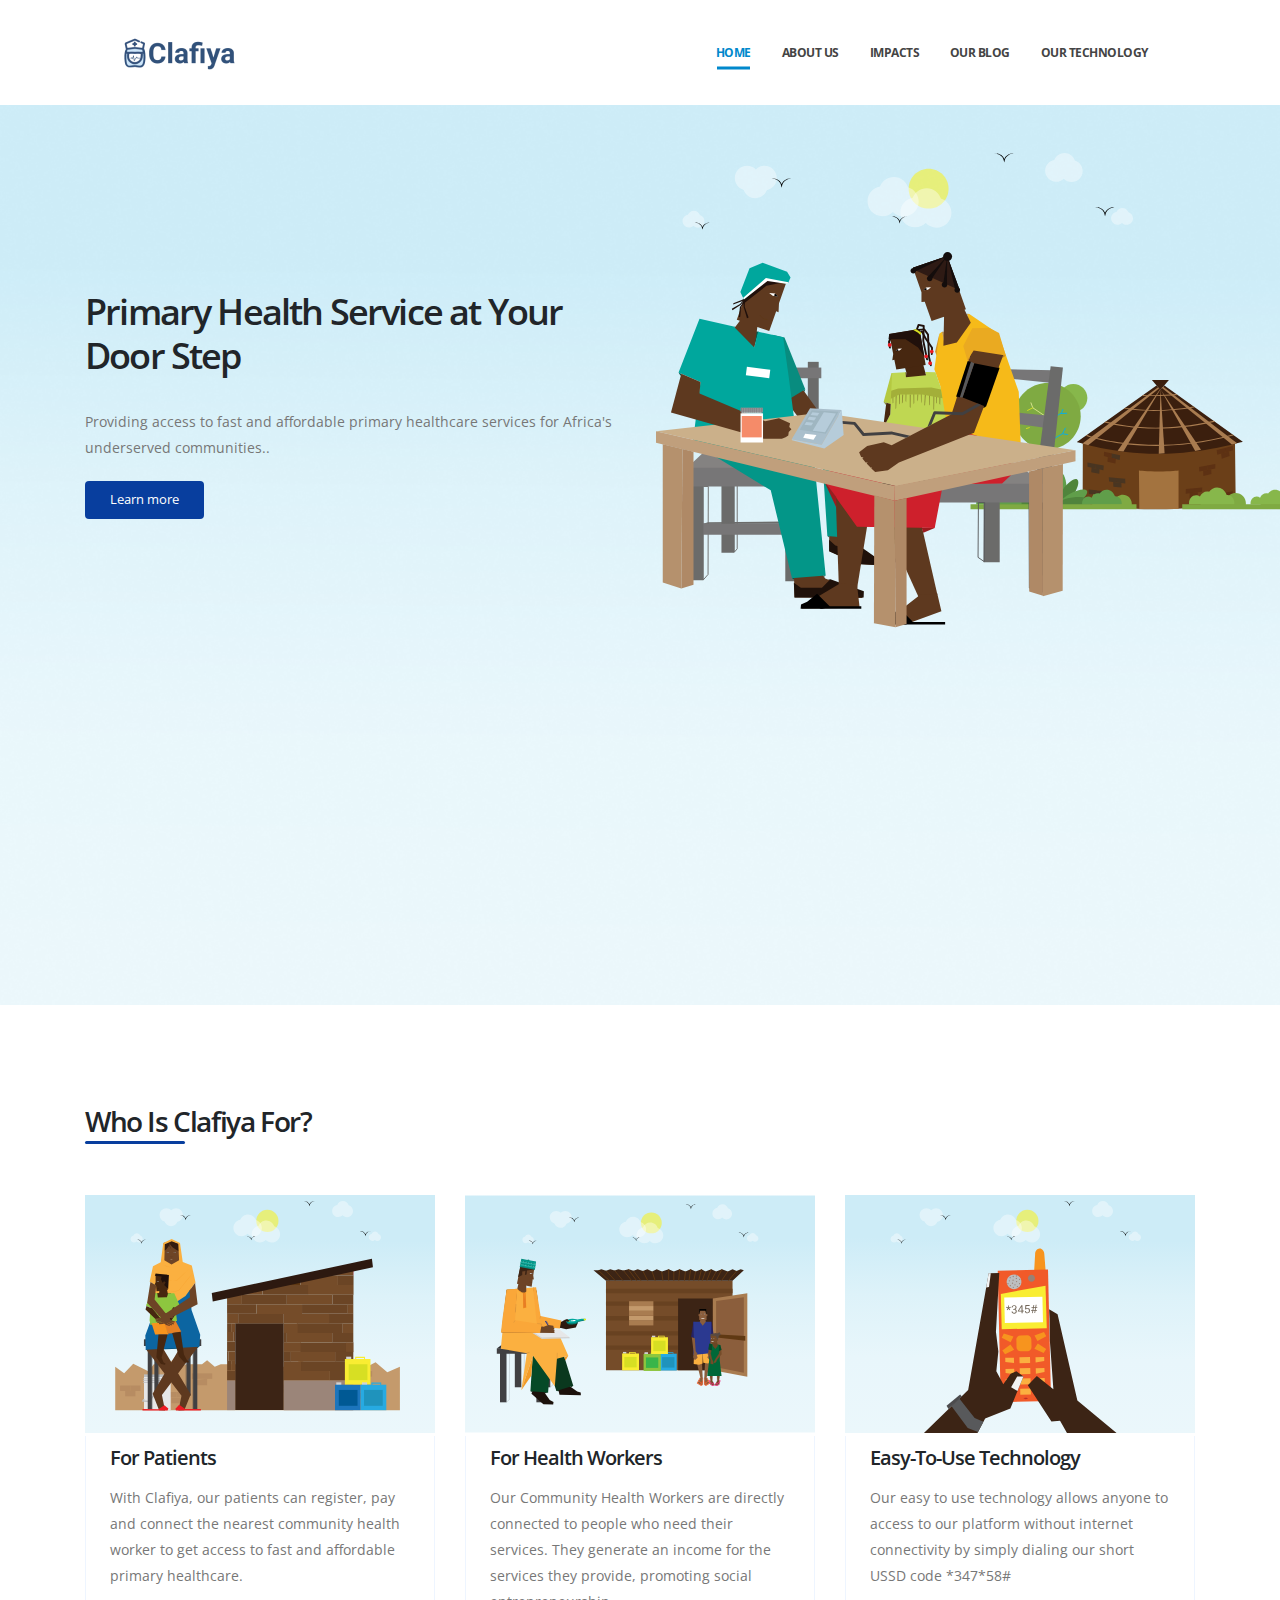
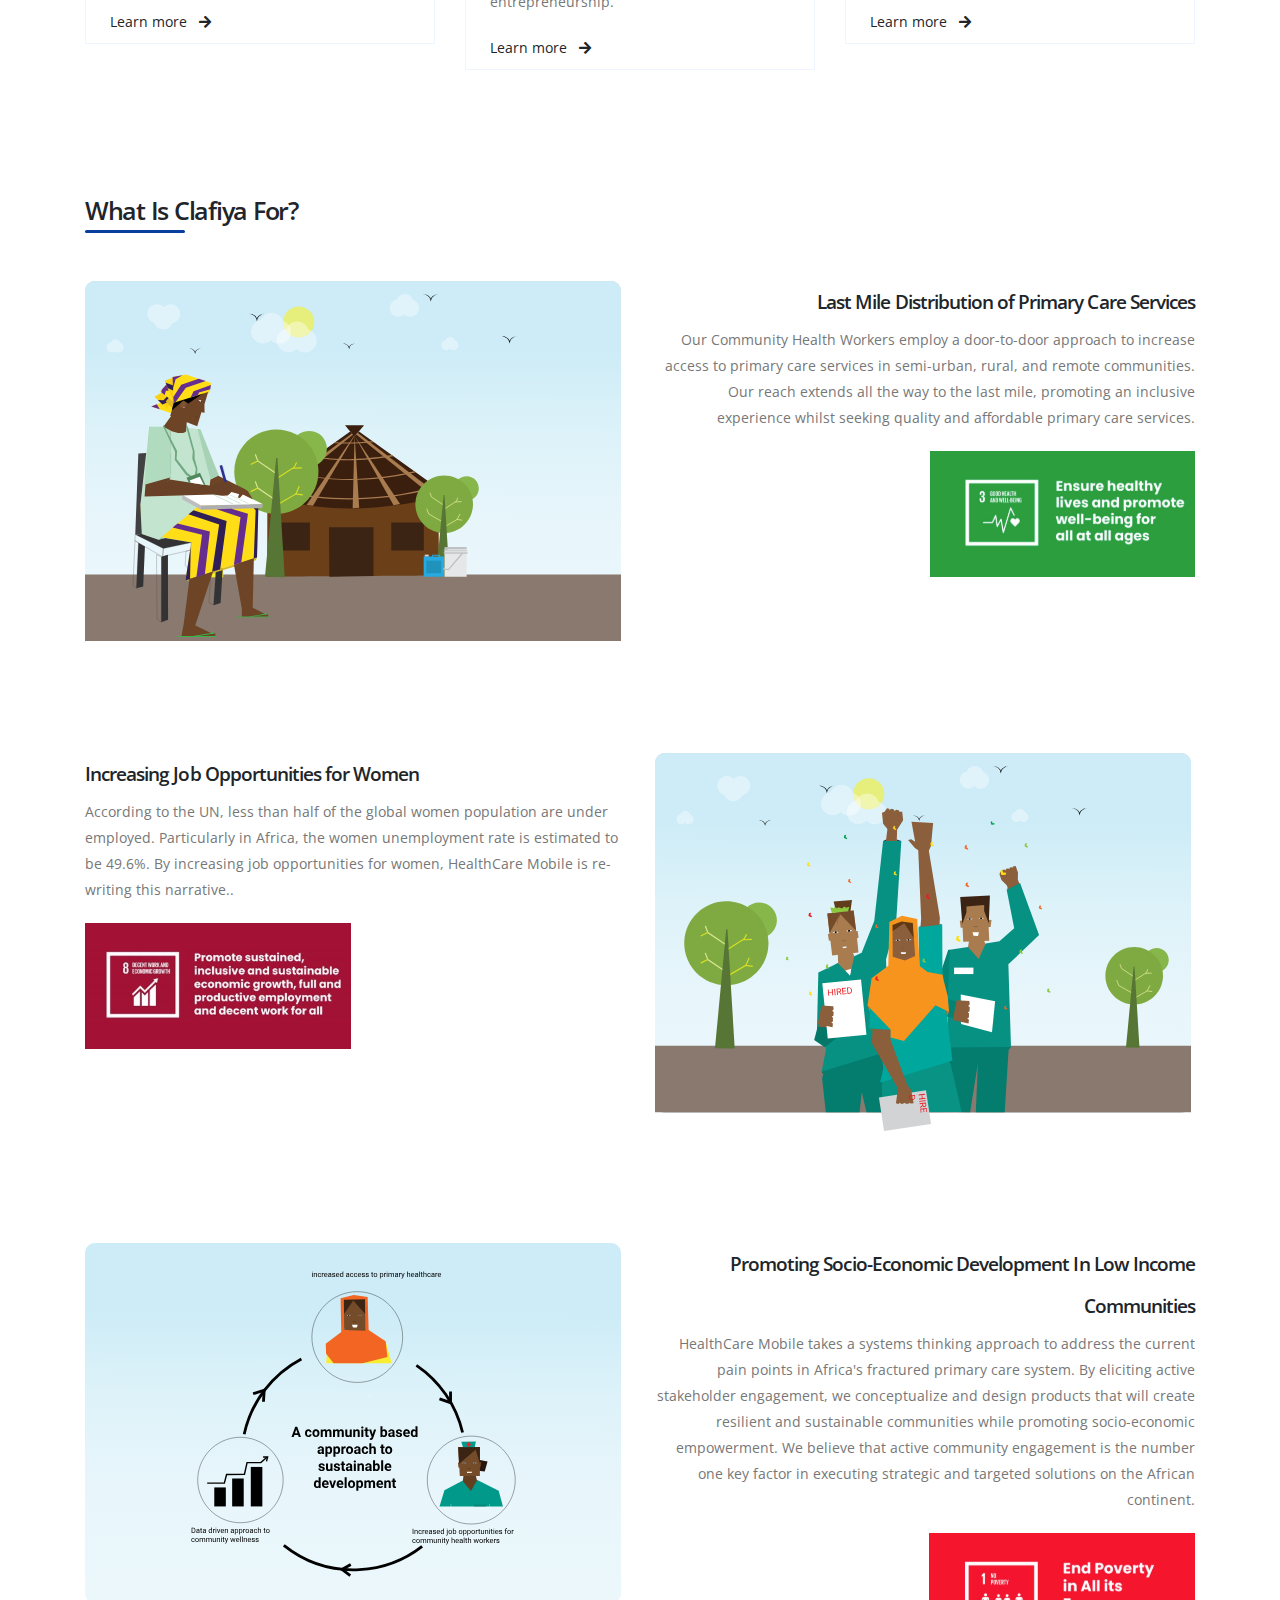
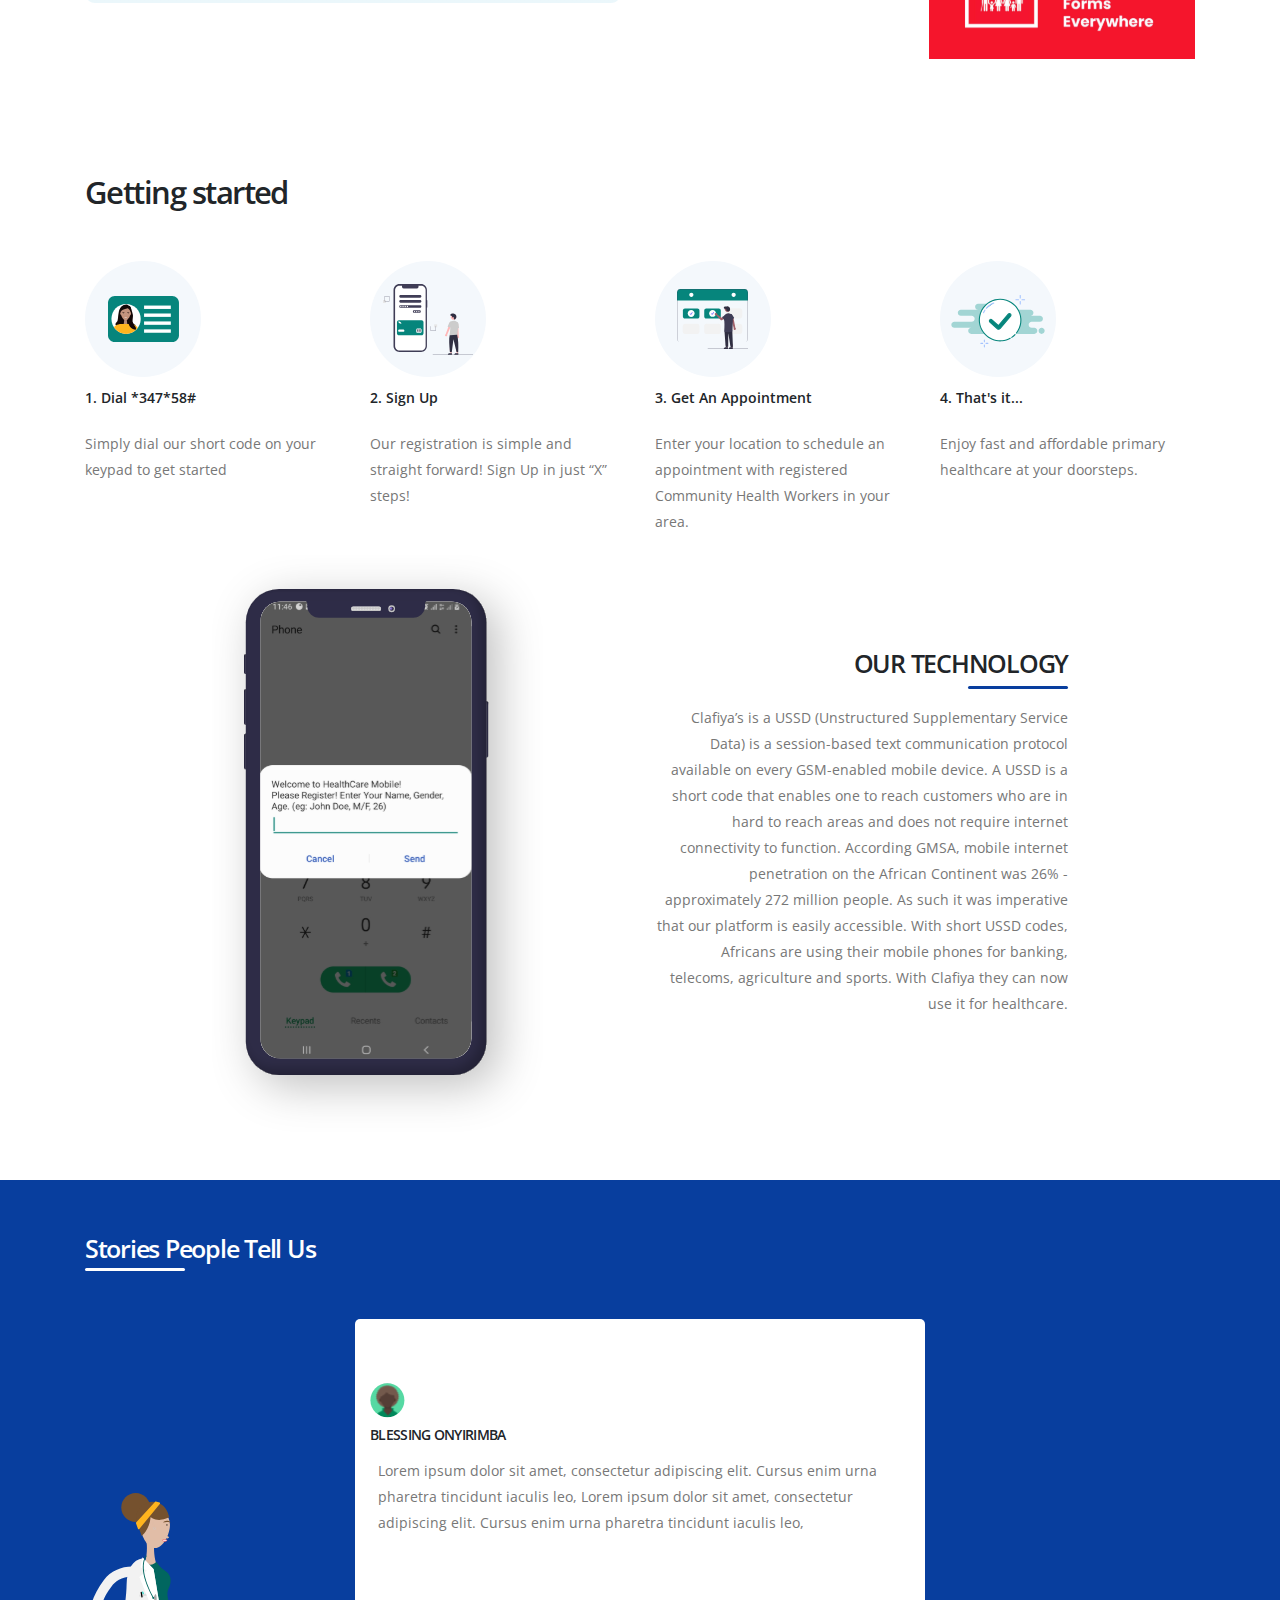
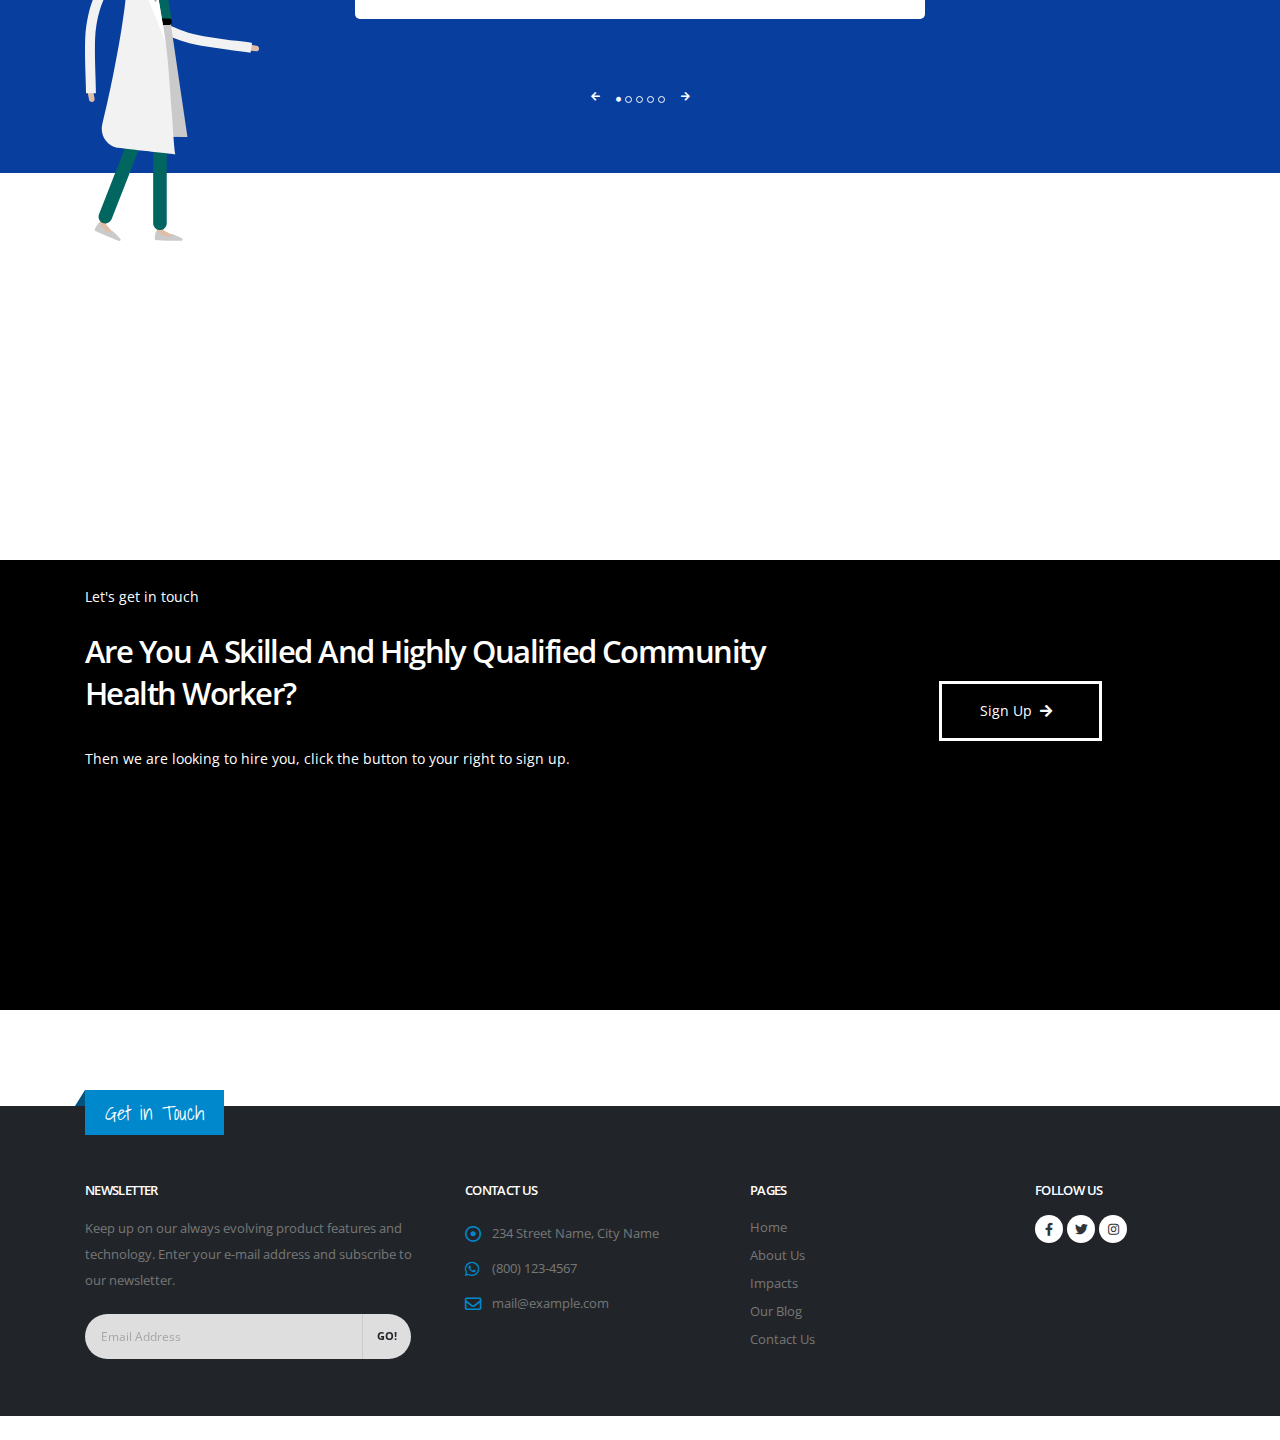
<file: Index.html>
<!DOCTYPE html>
<html lang="en">
<head>
    <!-- Basic -->
		<meta charset="utf-8">
		<meta http-equiv="X-UA-Compatible" content="IE=edge">	

		<title>Clafiya</title>	

		<meta charset="UTF-8">
    	<meta name="viewport" content="width=device-width, initial-scale=1.0">
    	<meta http-equiv="X-UA-Compatible" content="ie=edge">

		<!-- Mobile Metas -->
		<meta name="viewport" content="width=device-width, initial-scale=1, minimum-scale=1.0, shrink-to-fit=no">

		<!-- Web Fonts  -->
		<link href="https://fonts.googleapis.com/css?family=Open+Sans:300,400,600,700,800%7CShadows+Into+Light" rel="stylesheet" type="text/css">

		<!--Vendor CSS-->
		<link rel="stylesheet" href="vendor/bootstrap/css/bootstrap.min.css">		
		<link rel="stylesheet" href="vendor/fontawesome-free/css/all.min.css">				
		

		<!-- Theme CSS -->
		<link rel="stylesheet" href="css/theme.css">
		<link rel="stylesheet" href="css/theme-elements.css">
		<link rel="stylesheet" href="css/theme-blog.css">
		
		<!-- Demo CSS -->


		<!-- Skin CSS --> 
        <link rel="stylesheet" href="css/skins/default.css">
        
        <!-- main css -->
        <link rel="stylesheet" href="./style.css">
</head>
<body>
    <div class="body">

        <header id="header" class="header-effect-shrink" data-plugin-options="{'stickyEnabled': true, 'stickyEffect': 'shrink', 'stickyEnableOnBoxed': true, 'stickyEnableOnMobile': true, 'stickyChangeLogo': true, 'stickyStartAt': 120, 'stickyHeaderContainerHeight': 90}">
            <div class="header-body border-top-0 box-shadow-none">
                <div class="header-container container container-lg">
                    <div class="header-row">
                        <div class="header-column">
                            <div class="header-row">
                                <div class="header-logo">
                                    <a href="demo-it-services.html">
                                        <img alt="Clafiya's logo" src="img/logo.png">
                                    </a>
                                </div>
                            </div>
                        </div>
                        <div class="header-column justify-content-end">
                            <div class="header-row">
                                <div class="header-nav header-nav-line header-nav-bottom-line header-nav-bottom-line-effect-1 order-2 order-lg-1">
                                    <div class="header-nav-main header-nav-main-square header-nav-main-dropdown-no-borders header-nav-main-effect-2 header-nav-main-sub-effect-1">
                                        <nav class="collapse">
                                            <ul class="nav nav-pills" id="mainNav">
                                                <li>
                                                    <a class="nav-link active" href="Index.html">
                                                        Home
                                                    </a>
                                                </li>
                                                <li>
                                                    <a class="nav-link" href="about-us-advanced.html">
                                                        About Us
                                                    </a>
                                                </li>
                                                <li class="dropdown">
                                                    <a class="dropdown-item dropdown-toggle" href="#">
                                                        Impacts
                                                    </a>
                                                </li>
                                                <li>
                                                    <a class="nav-link" href="Blog.html">
                                                        Our Blog
                                                    </a>
                                                </li>
                                                <li>
                                                    <a class="nav-link" href="#">
                                                        Our Technology
                                                    </a>
                                                </li>
                                            </ul>
                                        </nav>
                                    </div>
                                    <button class="btn header-btn-collapse-nav" data-toggle="collapse" data-target=".header-nav-mainNav">
                                        <i class="fas fa-bars"></i>
                                    </button>
                                </div>
                                <!---Space for the Nav-->
                                <div class="d-none d-sm-inline-flex order-1 order-lg-2 ml-2">
                                    <ul class="header-extra-info d-flex">
                                        <li class="d-flex flex-column">
                                            <span class="d-block font-weight-semibold text-color-dark text-2 line-height-3"></span>
                                        </li>
                                    </ul>
                                </div>
                            </div>
                        </div>
                    </div>
                </div>
            </div>
        </header>

     <div role="main" class="main">
        <!-- Hero -->
            <div class="hero mb-5">
                <div class="container hero-content">
                    <div class="row align-items-center py-5 ">
                        <div class="col-md-6 hero-text text-center text-md-left">
                            <h1 class="font-weight-semibold text-color-dark">
                                Primary Health Service at Your Door Step
                            </h1>
                            <p>Providing access to fast and affordable primary healthcare services for Africa's underserved communities..</p>
                            <div><button class="btn button px-4 py-2 text-white">Learn more</button></div>
                        </div>
                        <div class="hero-img col-md-6">
                            <img src="./img/indexImg/hero IMG.svg" />
                        </div>
                    </div>
                </div>
            </div>
        <!-- End of Hero -->

        <!-- service -->
        <div class="services-grid py-5">
            <div class="container">
                <div class="text-left service-head pb-4">
                    <h3 class="font-weight-semibold text-capitalize text-7 my-2">
                        Who is Clafiya for?
                    </h3>
                     <div class="rectangle mb-4"></div>
                </div>
                <div class="row">
                    <div class="col-md-4 service">
                        <img src="./img/indexImg/img 1.svg" alt="">
                        <div class="service-text px-4 py-2">
                            <h4 class="text-color-dark">
                                For Patients
                            </h4>
                            <p>
                                With Clafiya, our patients can register, pay and connect the nearest community health worker to get access to fast and affordable primary healthcare.
                            </p>
                            <a href="#" class="text-color-dark pb-5">Learn more <i class="fa fa-arrow-right px-2"></i></a>
                        </div>
                    </div>

                    <div class="col-md-4 service">
                        <img src="./img/indexImg/Group 2604.svg" alt="">
                        <div class="service-text px-4 py-2 my-0">
                            <h4 class="text-color-dark">
                                For Health Workers
                            </h4>
                            <p>
                                Our Community Health Workers are directly connected to people who need their services. They generate an income for the services they provide, promoting social entrepreneurship. 
                            </p>
                            <a href="#" class="text-color-dark pb-5">Learn more <i class="fa fa-arrow-right px-2"></i></a>
                        </div>
                    </div>

                    <div class="col-md-4 service">
                        <img src="./img/indexImg/img 3.svg" alt="">
                        <div class="service-text px-4 py-2">
                            <h4 class="text-color-dark">
                                Easy-To-Use Technology
                            </h4>
                            <p>
                                Our easy to use technology allows anyone to access to our platform without internet connectivity by simply dialing our short USSD code *347*58#
                            </p>
                            <a href="#" class="text-color-dark pb-5">Learn more <i class="fa fa-arrow-right px-2"></i></a>
                        </div>
                    </div>
                </div>
            </div>
        </div>
        <!-- End of service -->

        <!-- different -->
        <div class="services">
            <div class="container">
                <div class="text-left service-head pb-4">
                    <h3 class="my-2 text-capitalize font-weight-semibold">
                        What is Clafiya for?
                    </h3>
                     <div class="rectangle mb-4"></div>
                </div>
                <div class="row mb-5 service-what">
                    <div class="col-md-6">
                        <img src="./img/indexImg/left img last mile.svg" alt="">
                    </div>
                    <div class="col-md-6 text-right">
                        <h2 class="lead font-weight-semibold mb-1">
                            Last Mile Distribution of Primary Care Services
                        </h2>
                        <p>
                            Our Community Health Workers employ a door-to-door approach to increase access to primary care services in semi-urban, rural, and remote communities. Our reach extends all the way to the last mile, promoting an inclusive experience whilst seeking quality and affordable primary care services.
                        </p>
                        <div class="info">
                            <img src="./img/indexImg/12 1.svg" alt="">
                        </div>
                    </div>
                </div>

                <div class="row mb-5 service-what">
                    <div class="col-md-6 text-left">
                        <h2 class="lead font-weight-semibold mb-1">
                            Increasing Job Opportunities for Women
                        </h2>
                        <p>
                            According to the UN, less than half of the global women population are under employed. Particularly in Africa, the women unemployment rate is estimated to be 49.6%. By increasing job opportunities for women, HealthCare Mobile is re-writing this narrative..
                        </p>
                        <div class="info">
                            <img src="./img/indexImg/sdg_8_grande_en 1.svg" alt="">
                        </div>
                    </div>
                    <div class="col-md-6">
                        <img src="./img/indexImg/Group 2609.svg" alt="">
                    </div>
                </div>

                <div class="row mb-5 service-what">
                    <div class="col-md-6">
                        <img src="./img/indexImg/Group 2606.svg" alt="">
                    </div>
                    <div class="col-md-6 text-right">
                        <h2 class="lead font-weight-semibold mb-1">
                            Promoting Socio-Economic Development In Low Income Communities
                        </h2>
                        <p>
                            HealthCare Mobile takes a systems thinking approach to address the current pain points in Africa's fractured primary care system. By eliciting active stakeholder engagement, we conceptualize and design products that will create resilient and sustainable communities while promoting socio-economic empowerment. We believe that active community engagement is the number one key factor in executing strategic and targeted solutions on the African continent.
                        </p>
                        <div class="info">
                            <img src="./img/indexImg/poverty 2.svg" alt="">
                        </div>
                    </div>
                </div>
            </div>
        </div>
        <!-- End of different -->

        <!-- getting started -->
        <div class="getting-started">
            <div class="container">
                <h2 class="font-weight-semibold mb-5">Getting started</h2>
                <div class="row">
                    <div class="col-md-3">
                        <div>
                            <img src="./img/indexImg/Group 2586.svg" alt="" class="mb-2 started-img">
                            <p class="font-weight-semibold text-color-dark">1. Dial *347*58#</p>
                            <p>
                                Simply dial our short code on your keypad to get started 
                            </p>
                        </div>
                    </div>

                    <div class="col-md-3">
                        <div>
                            <img src="./img/indexImg/Group 2587.svg" alt="" class="mb-2 started-img">
                            <p class="font-weight-semibold text-color-dark">2. Sign Up</p>
                            <p>
                                Our registration is simple and straight forward! Sign Up in just “X” steps! 
                            </p>
                        </div>
                    </div>

                    <div class="col-md-3">
                        <div>
                            <img src="./img/indexImg/Group 2588.svg" alt="" class="mb-2 started-img">
                            <p class="font-weight-semibold text-color-dark">3. Get An Appointment</p>
                            <p>
                                Enter your location to schedule an appointment with registered Community Health Workers in your area. 
                            </p>
                        </div>
                    </div>

                    <div class="col-md-3">
                        <div>
                            <img src="./img/indexImg/Group 2590.svg" alt="" class="mb-2 started-img">
                            <p class="font-weight-semibold text-color-dark">4. That's it...</p>
                            <p>
                                Enjoy fast and affordable primary healthcare at your doorsteps. 
                            </p>
                        </div>
                    </div>
                </div>
            </div>
        </div>
        <!-- End of getting started -->

        <!-- Our tech -->
        <div>
            <div class="container d-flex justify-content-center">
                <div class="row align-items-center tech">
                    <div class="col-md-6 justify-content-center">
                        <img src="./img/indexImg/Screen.svg" alt="" class="phone">
                    </div>
                    <div class="col-md-6 text-md-right text-center">
                        <div class="tech-head ">
                            <h3 class="text-color-dark font-weight-semibold mb-1">
                                Our Technology
                            </h3>
                            <div class="rectangle mb-2 tech-rect d-inline-block"></div>
                        </div>
                             <p>
                                Clafiya’s is a USSD (Unstructured Supplementary Service Data) is a session-based text communication protocol available on every GSM-enabled mobile device. A USSD is a short code that enables one to reach customers who are in hard to reach areas and does not require internet connectivity to function. According GMSA, mobile internet penetration on the African Continent was 26% - approximately 272 million people. As such it was imperative that our platform is easily accessible. With short USSD codes, Africans are using their mobile phones for banking, telecoms, agriculture and sports. With Clafiya they can now use it for healthcare.
                             </p>
                    </div>
                </div>
            </div>
        </div>
        <!-- End of our tech -->

        <!-- stories -->
        <div class="stories my-5">
            <div class="story-section">
                <div class="container py-5 align-items-center">
                    <div class="text-left service-head mb-5">
                        <h3 class="my-2 text-capitalize font-weight-semibold text-white">
                            Stories people tell us
                        </h3>
                         <div class="rectangle bg-light"></div>
                    </div>
                    <div class="row">
                        <div class="col-md-3 left-person d-none d-md-block">
                            <img src="./img/indexImg/person-left 1.svg" alt="">
                        </div>
                        <div class="col-md-6 story-block bg-light rounded align-items-center d-flex ">
                            <div class="story d-block active-story">
                                <img src="./img/indexImg/Aliza.svg" alt="" class="pb-2 storyAvatar">
                                <h5>Blessing Onyirimba </h5>
                                <p class="px-2">
                                    Lorem ipsum dolor sit amet, consectetur adipiscing elit. Cursus enim urna pharetra tincidunt iaculis leo, Lorem ipsum dolor sit amet, consectetur adipiscing elit. Cursus enim urna pharetra tincidunt iaculis leo,
                                </p>
                            </div>

                            <div class="story d-none">
                                <img src="./img/indexImg/Aliza.svg" alt="" class="pb-2 storyAvatar">
                                <h5>Sam Onyirimba</h5>
                                <p class="px-2">
                                    Our Community Health Workers employ a door-to-door approach to increase access to primary care services in semi-urban, rural, and remote communities. Our reach extends all the way to the last mile, promoting an inclusive experience whilst seeking quality and affordable primary care services
                                </p>
                            </div>

                            <div class="story d-none">
                                <img src="./img/indexImg/Aliza.svg" alt="" class="pb-2 storyAvatar">
                                <h5 class="textT">Gloria Onyirimba</h5>
                                <p class="px-2">
                                    HealthCare Mobile takes a systems thinking approach to address the current pain points in Africa's fractured primary care system. By eliciting active stakeholder engagement, we conceptualize and design products that will create resilient and sustainable communities while promoting socio-economic empowerment. We believe that active community engagement is the number one key factor in executing strategic and targeted solutions on the African continent.
                                </p>
                            </div>

                            <div class="story d-none">
                                <img src="./img/indexImg/Aliza.svg" alt="" class="pb-2 storyAvatar">
                                <h5 class="textT">Jennifer Onyirimba</h5>
                                <p class="px-2">
                                    Lorem ipsum dolor sit amet, consectetur adipiscing elit. Cursus enim urna pharetra tincidunt iaculis leo, Lorem ipsum dolor sit amet, consectetur adipiscing elit. Cursus enim urna pharetra tincidunt iaculis leo,
                                </p>
                            </div>

                            <div class="story d-none">
                                <img src="./img/indexImg/Aliza.svg" alt="" class="pb-2 storyAvatar">
                                <h5 class="textT">Claudia Onyirimba</h5>
                                <p class="px-2">
                                    Lorem ipsum dolor sit amet, consectetur adipiscing elit. Cursus enim urna pharetra tincidunt iaculis leo, Lorem ipsum dolor sit amet, consectetur adipiscing elit. Cursus enim urna pharetra tincidunt iaculis leo,
                                </p>
                            </div>
                        </div>
                        <!-- <div class="col-md-3 d-none d-md-block">
                            <img src="./img/indexImg/person-right 1.svg" alt="">
                        </div> -->
                    </div>
                    <div class="scroll row justify-content-center align-items-center d-flex my-3">
                        <div class="left-scroll">
                            <i class="fa fa-arrow-left text-light left-scroll"></i>
                        </div>
                        <div class="scroll-indicators mx-3 text-light cursor-pointer">
                            <i class="fa fa-circle active"></i>
                            <i class="fa fa-circle"></i>
                            <i class="fa fa-circle"></i>
                            <i class="fa fa-circle"></i>
                            <i class="fa fa-circle"></i>
                        </div>
                        <div class="right-scroll">
                            <i class="fa fa-arrow-right text-light right-scroll"></i>
                        </div>
                    </div>
                </div>
            </div>
        </div>
        <!-- End of stories -->

        <!-- Our team leader -->
         <!-- <div class="teamLeader">
             <div class="container text-md-left text-center">
                 <div>
                     <h3 class="text-color-dark font-weight-semibold mb-0">
                         Meet Our Team Leader
                     </h3>
                     <div class="rectangle d-inline-block"></div>
                 </div>
                 <div class="row align-items-center my-5">
                     <div class="col-md-6">
                        <img src="./img/indexImg/Rectangle 1851.svg" alt="" srcset="">
                     </div>
                     <div class="col-md-6">
                         <h2 class="text-dark font-weight-semibold">
                             Jennie Nwokoye
                         </h2>
                         <p class="text-dark">
                            Clafiya is the first service of its kind to offer semi-urban, urban poor, and rural patients an alternative to high prices and long wait times of the existing health care system. Clafiya has the potential to transform patient access to care and positively impact health outcomes, healthcare worker incomes and economic development.
                        </p>
                        <div>
                            <button class="btn px-4 py-2 button text-light"> Say hello</button>
                        </div>
                     </div>
                 </div>
             </div>
         </div> -->
        <!-- End of our team leader -->

        <!-- contact -->
        <div class="contact my-5 py-4">
            <div class="container text-white align-items-center text-center text-md-left">
                <div class="d-flex align-items-center">
                    <!-- <div class="rectangle bg-light mx-3"></div> -->
                    <p class="text-white">
                        Let's get in touch
                    </p>
                </div>
                <div class="row align-items-center">
                    <div class="col-md-8">
                        <h2 class="text-white font-weight-semibold">
                            Are You A Skilled And Highly Qualified Community Health Worker? 
                        </h2>
                        <p class="text-white">
                            Then we are looking to hire you, click the button to your right to sign up.
                        </p>
                    </div>
                    <div class="col-md-4 d-flex justify-content-center ">
                            <a href="#" class="text-white sign-up d-flex justify-content-center align-items-center">Sign Up <i class="fa fa-arrow-right px-2"></i></a>
                    </div>
                </div>
            </div>
        </div>
        <!-- End of contact -->

    </div>

        <footer id="footer">				
            <div class="container">					
                <div class="footer-ribbon">						
                    <span>Get in Touch</span>					
                </div>					
                <div class="row py-5 my-4">						
                    <div class="col-md-6 col-lg-4 mb-4 mb-lg-0">							
                        <h5 class="text-3 mb-3">NEWSLETTER</h5>							
                        <p class="pr-1">Keep up on our always evolving product features and technology. Enter your e-mail address and subscribe to our newsletter.</p>							
                        <div class="alert alert-success d-none" id="newsletterSuccess">								<strong>Success!</strong> You've been added to our email list.							
                        </div>							
                        <div class="alert alert-danger d-none" id="newsletterError">
    
                        </div>							
                        <form id="newsletterForm" action="https://preview.oklerthemes.com/porto/8.0.0/php/newsletter-subscribe.php" method="POST" class="mr-4 mb-3 mb-md-0">								
                            <div class="input-group input-group-rounded">									
                                <input class="form-control form-control-sm bg-light" placeholder="Email Address" name="newsletterEmail" id="newsletterEmail" type="text">									
                                <span class="input-group-append">										
                                    <button class="btn btn-light text-color-dark" type="submit"><strong>GO!</strong>
                                    </button>									
                                </span>								
                            </div>							
                        </form>						
                    </div>						
                                            
                    <div class="col-md-6 col-lg-3 mb-4 mb-md-0">							
                        <div class="contact-details">								
                            <h5 class="text-3 mb-3">CONTACT US</h5>								
                            <ul class="list list-icons list-icons-lg">									
                                <li class="mb-1"><i class="far fa-dot-circle text-color-primary"></i><p class="m-0">234 Street Name, City Name</p></li>									
                                <li class="mb-1"><i class="fab fa-whatsapp text-color-primary"></i><p class="m-0"><a href="tel:8001234567">(800) 123-4567</a></p></li>									
                                <li class="mb-1"><i class="far fa-envelope text-color-primary"></i><p class="m-0"><a href="mailto:mail@example.com">mail@example.com</a></p></li>								
                            </ul>							
                            </div>						
                        </div>	
                        
                    <div class="col-md-6 col-lg-3 mb-4 mb-lg-0">							
                        <h5 class="text-3 mb-3">Pages</h5>							
                        <ul class="list list-unstyled">
                            <li class="mb-1"><a href="#" class="link-hover-style-1"> Home</a></li>
                            <li class="mb-1"><a href="#" class="link-hover-style-1"> About Us</a></li>
                            <li class="mb-1"><a href="#" class="link-hover-style-1"> Impacts</a></li>
                            <li class="mb-1"><a href="#" class="link-hover-style-1"> Our Blog</a></li>
                            <li class="mb-1"><a href="#" class="link-hover-style-1"> Contact Us</a></li>
                        </ul>						
                    </div>
    
                    <div class="col-md-6 col-lg-2">							
                            <h5 class="text-3 mb-3">FOLLOW US</h5>							
                            <ul class="social-icons">								
                                <li class="social-icons-facebook"><a href="#" target="_blank" title="Facebook"><i class="fab fa-facebook-f"></i></a></li>								
                                <li class="social-icons-twitter"><a href="#" target="_blank" title="Twitter"><i class="fab fa-twitter"></i></a></li>								
                                <li class="social-icons-instagram"><a href="#" target="_blank" title="instagram"><i class="fab fa-instagram"></i></a></li>							
                            </ul>						
                    </div>	
                                        
                    </div>				
                </div>				
        </footer>

    </div>
  
    <script src="./indexApp.js"></script>
</body>
</html>
</file>
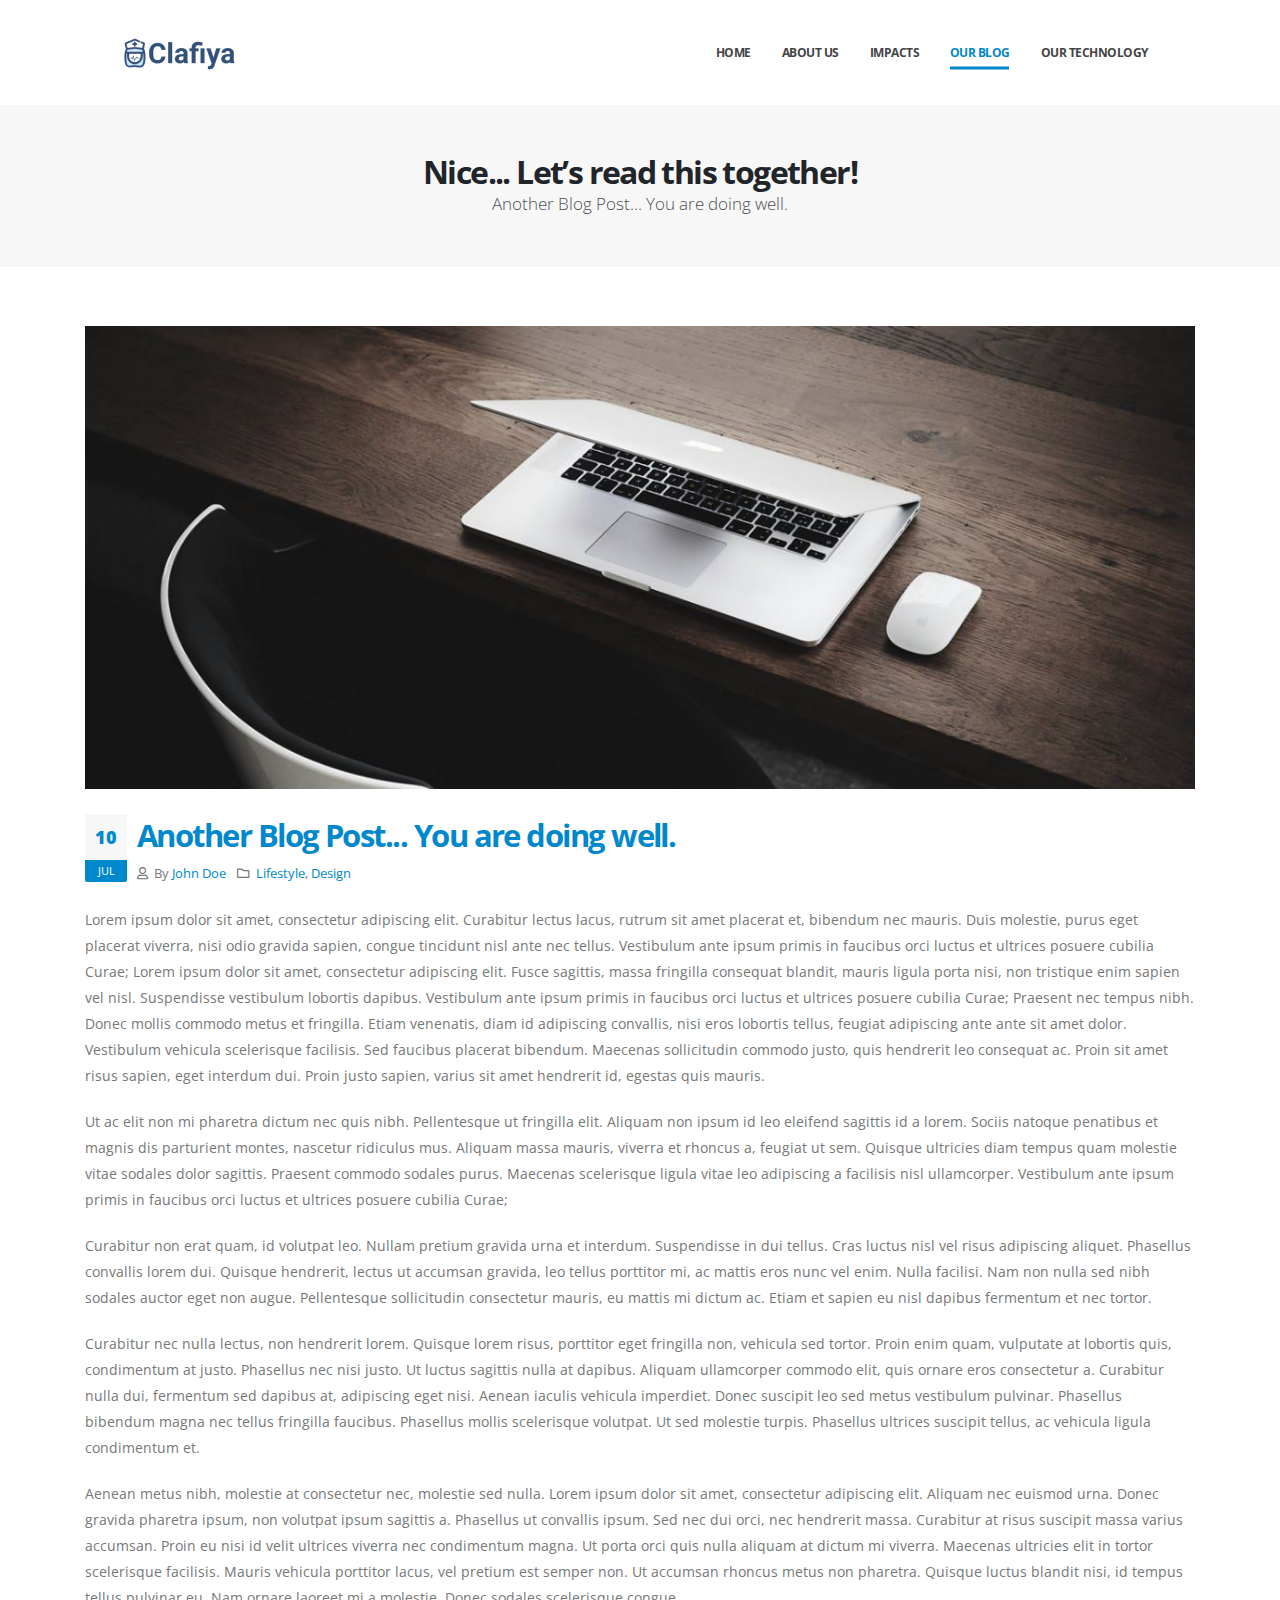
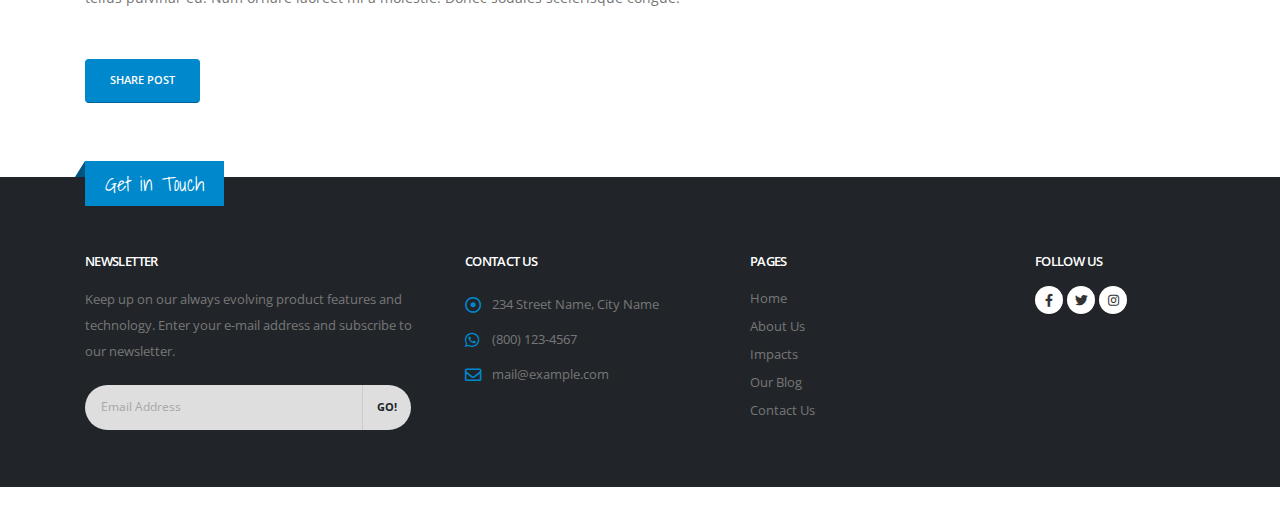
<file: blog-post.html>
<!DOCTYPE html>
<html>
	
<!-- Mirrored from preview.oklerthemes.com/porto/8.0.0/blog-post.html by HTTrack Website Copier/3.x [XR&CO'2014], Mon, 18 May 2020 19:53:11 GMT -->
<head>

		<!-- Basic -->
		<meta charset="utf-8">
		<meta http-equiv="X-UA-Compatible" content="IE=edge">	

		<title>Post Full Width | Porto - Responsive HTML5 Template</title>	

		<meta name="keywords" content="HTML5 Template" />
		<meta name="description" content="Porto - Responsive HTML5 Template">
		<meta name="author" content="okler.net">

		<!-- Favicon -->
		<link rel="shortcut icon" href="img/favicon.ico" type="image/x-icon" />
		<link rel="apple-touch-icon" href="img/apple-touch-icon.png">

		<!-- Mobile Metas -->
		<meta name="viewport" content="width=device-width, initial-scale=1, minimum-scale=1.0, shrink-to-fit=no">

		<!-- Web Fonts  -->
		<link href="https://fonts.googleapis.com/css?family=Open+Sans:300,400,600,700,800%7CShadows+Into+Light" rel="stylesheet" type="text/css">

		<!-- Vendor CSS -->
		<link rel="stylesheet" href="vendor/bootstrap/css/bootstrap.min.css">		<link rel="stylesheet" href="vendor/fontawesome-free/css/all.min.css">		<link rel="stylesheet" href="vendor/animate/animate.min.css">		<link rel="stylesheet" href="vendor/simple-line-icons/css/simple-line-icons.min.css">		<link rel="stylesheet" href="vendor/owl.carousel/assets/owl.carousel.min.css">		<link rel="stylesheet" href="vendor/owl.carousel/assets/owl.theme.default.min.css">		<link rel="stylesheet" href="vendor/magnific-popup/magnific-popup.min.css">

		<!-- Theme CSS -->
		<link rel="stylesheet" href="css/theme.css">
		<link rel="stylesheet" href="css/theme-elements.css">
		<link rel="stylesheet" href="css/theme-blog.css">
		<link rel="stylesheet" href="css/theme-shop.css">
		
		<!-- Demo CSS -->


		<!-- Skin CSS -->
		<link rel="stylesheet" href="css/skins/default.css">		<script src="master/style-switcher/style.switcher.localstorage.js"></script> 

		<!-- Theme Custom CSS -->
		<link rel="stylesheet" href="css/custom.css">

		<!-- Head Libs -->
		<script src="vendor/modernizr/modernizr.min.js"></script>

	</head>
	<body>

		<div class="body">	
			<header id="header" class="header-effect-shrink" data-plugin-options="{'stickyEnabled': true, 'stickyEffect': 'shrink', 'stickyEnableOnBoxed': true, 'stickyEnableOnMobile': true, 'stickyChangeLogo': true, 'stickyStartAt': 120, 'stickyHeaderContainerHeight': 90}">
				<div class="header-body border-top-0 box-shadow-none">
					<div class="header-container container container-lg">
						<div class="header-row">
							<div class="header-column">
								<div class="header-row">
									<div class="header-logo">
										<a href="demo-it-services.html">
											<img alt="Clafiya's logo" src="img/logo.png">
										</a>
									</div>
								</div>
							</div>
							<div class="header-column justify-content-end">
								<div class="header-row">
									<div class="header-nav header-nav-line header-nav-bottom-line header-nav-bottom-line-effect-1 order-2 order-lg-1">
										<div class="header-nav-main header-nav-main-square header-nav-main-dropdown-no-borders header-nav-main-effect-2 header-nav-main-sub-effect-1">
											<nav class="collapse">
												<ul class="nav nav-pills" id="mainNav">
													<li>
														<a class="nav-link" href="Index.html">
															Home
														</a>
													</li>
													<li>
														<a class="nav-link" href="about-us-advanced.html">
															About Us
														</a>
													</li>
													<li class="dropdown">
														<a class="dropdown-item dropdown-toggle" href="#">
															Impacts
														</a>
													</li>
													<li>
														<a class="nav-link active" href="Blog.html">
															Our Blog
														</a>
													</li>
													<li>
														<a class="nav-link" href="#">
															Our Technology
														</a>
													</li>
												</ul>
											</nav>
										</div>
									</div>
									<!---Space for the Nav-->
									<div class="d-none d-sm-inline-flex order-1 order-lg-2 ml-2">
										<ul class="header-extra-info d-flex">
											<li class="d-flex flex-column">
												<span class="d-block font-weight-semibold text-color-dark text-2 line-height-3"></span>
											</li>
										</ul>
									</div>
								</div>
							</div>
						</div>
					</div>
				</div>
			</header>
			<div role="main" class="main">

				<section class="page-header page-header-modern bg-color-light-scale-1 page-header-md">
					<div class="container">
						<div class="row">

							<div class="col-md-12 align-self-center p-static order-2 text-center">

								<h1 class="text-dark font-weight-bold text-8">Nice... Let’s read this together!</h1>
									<span class="sub-title text-dark">Another Blog Post... You are doing well.</span>
							</div>
						</div>
					</div>
				</section>

				<div class="container py-4">

					<div class="row">
						<div class="col">
							<div class="blog-posts single-post">
							
								<article class="post post-large blog-single-post border-0 m-0 p-0">
									<div class="post-image ml-0">
										<a href="blog-post.html">
											<img src="img/blog/wide/blog-11.jpg" class="img-fluid img-thumbnail img-thumbnail-no-borders rounded-0" alt="" />
										</a>
									</div>
							
									<div class="post-date ml-0">
										<span class="day">10</span>
										<span class="month">JUL</span>
									</div>
							
									<div class="post-content ml-0">
							
										<h2 class="font-weight-bold"><a href="blog-post.html">Another Blog Post... You are doing well.</a></h2>
							
										<div class="post-meta">
											<span><i class="far fa-user"></i> By <a href="#">John Doe</a> </span>
											<span><i class="far fa-folder"></i> <a href="#">Lifestyle</a>, <a href="#">Design</a> </span>
										</div>

										<p>Lorem ipsum dolor sit amet, consectetur adipiscing elit. Curabitur lectus lacus, rutrum sit amet placerat et, bibendum nec mauris. Duis molestie, purus eget placerat viverra, nisi odio gravida sapien, congue tincidunt nisl ante nec tellus. Vestibulum ante ipsum primis in faucibus orci luctus et ultrices posuere cubilia Curae; Lorem ipsum dolor sit amet, consectetur adipiscing elit. Fusce sagittis, massa fringilla consequat blandit, mauris ligula porta nisi, non tristique enim sapien vel nisl. Suspendisse vestibulum lobortis dapibus. Vestibulum ante ipsum primis in faucibus orci luctus et ultrices posuere cubilia Curae; Praesent nec tempus nibh. Donec mollis commodo metus et fringilla. Etiam venenatis, diam id adipiscing convallis, nisi eros lobortis tellus, feugiat adipiscing ante ante sit amet dolor. Vestibulum vehicula scelerisque facilisis. Sed faucibus placerat bibendum. Maecenas sollicitudin commodo justo, quis hendrerit leo consequat ac. Proin sit amet risus sapien, eget interdum dui. Proin justo sapien, varius sit amet hendrerit id, egestas quis mauris.</p>
										<p>Ut ac elit non mi pharetra dictum nec quis nibh. Pellentesque ut fringilla elit. Aliquam non ipsum id leo eleifend sagittis id a lorem. Sociis natoque penatibus et magnis dis parturient montes, nascetur ridiculus mus. Aliquam massa mauris, viverra et rhoncus a, feugiat ut sem. Quisque ultricies diam tempus quam molestie vitae sodales dolor sagittis. Praesent commodo sodales purus. Maecenas scelerisque ligula vitae leo adipiscing a facilisis nisl ullamcorper. Vestibulum ante ipsum primis in faucibus orci luctus et ultrices posuere cubilia Curae;</p>
										<p>Curabitur non erat quam, id volutpat leo. Nullam pretium gravida urna et interdum. Suspendisse in dui tellus. Cras luctus nisl vel risus adipiscing aliquet. Phasellus convallis lorem dui. Quisque hendrerit, lectus ut accumsan gravida, leo tellus porttitor mi, ac mattis eros nunc vel enim. Nulla facilisi. Nam non nulla sed nibh sodales auctor eget non augue. Pellentesque sollicitudin consectetur mauris, eu mattis mi dictum ac. Etiam et sapien eu nisl dapibus fermentum et nec tortor.</p>
										<p>Curabitur nec nulla lectus, non hendrerit lorem. Quisque lorem risus, porttitor eget fringilla non, vehicula sed tortor. Proin enim quam, vulputate at lobortis quis, condimentum at justo. Phasellus nec nisi justo. Ut luctus sagittis nulla at dapibus. Aliquam ullamcorper commodo elit, quis ornare eros consectetur a. Curabitur nulla dui, fermentum sed dapibus at, adipiscing eget nisi. Aenean iaculis vehicula imperdiet. Donec suscipit leo sed metus vestibulum pulvinar. Phasellus bibendum magna nec tellus fringilla faucibus. Phasellus mollis scelerisque volutpat. Ut sed molestie turpis. Phasellus ultrices suscipit tellus, ac vehicula ligula condimentum et.</p>
										<p>Aenean metus nibh, molestie at consectetur nec, molestie sed nulla. Lorem ipsum dolor sit amet, consectetur adipiscing elit. Aliquam nec euismod urna. Donec gravida pharetra ipsum, non volutpat ipsum sagittis a. Phasellus ut convallis ipsum. Sed nec dui orci, nec hendrerit massa. Curabitur at risus suscipit massa varius accumsan. Proin eu nisi id velit ultrices viverra nec condimentum magna. Ut porta orci quis nulla aliquam at dictum mi viverra. Maecenas ultricies elit in tortor scelerisque facilisis. Mauris vehicula porttitor lacus, vel pretium est semper non. Ut accumsan rhoncus metus non pharetra. Quisque luctus blandit nisi, id tempus tellus pulvinar eu. Nam ornare laoreet mi a molestie. Donec sodales scelerisque congue. </p>
							
							
										<div class="post-block mt-5 post-share">
											<input type="submit" value="Share Post" class="btn btn-primary btn-modern" data-loading-text="Loading...">
							
										</div>
							
									</div>
								</article>
							
							</div>
						</div>
					</div>

				</div>

			</div>

			<footer id="footer">
				<div class="container">					
					<div class="footer-ribbon">						
						<span>Get in Touch</span>					
					</div>					
					<div class="row py-5 my-4">						
						<div class="col-md-6 col-lg-4 mb-4 mb-lg-0">							
							<h5 class="text-3 mb-3">NEWSLETTER</h5>							
							<p class="pr-1">Keep up on our always evolving product features and technology. Enter your e-mail address and subscribe to our newsletter.</p>							
							<div class="alert alert-success d-none" id="newsletterSuccess">								<strong>Success!</strong> You've been added to our email list.							
							</div>							
							<div class="alert alert-danger d-none" id="newsletterError">

							</div>							
							<form id="newsletterForm" action="https://preview.oklerthemes.com/porto/8.0.0/php/newsletter-subscribe.php" method="POST" class="mr-4 mb-3 mb-md-0">								
								<div class="input-group input-group-rounded">									
									<input class="form-control form-control-sm bg-light" placeholder="Email Address" name="newsletterEmail" id="newsletterEmail" type="text">									
									<span class="input-group-append">										
										<button class="btn btn-light text-color-dark" type="submit"><strong>GO!</strong>
										</button>									
									</span>								
								</div>							
							</form>						
						</div>						
												
						<div class="col-md-6 col-lg-3 mb-4 mb-md-0">							
							<div class="contact-details">								
								<h5 class="text-3 mb-3">CONTACT US</h5>								
								<ul class="list list-icons list-icons-lg">									
									<li class="mb-1"><i class="far fa-dot-circle text-color-primary"></i><p class="m-0">234 Street Name, City Name</p></li>									
									<li class="mb-1"><i class="fab fa-whatsapp text-color-primary"></i><p class="m-0"><a href="tel:8001234567">(800) 123-4567</a></p></li>									
									<li class="mb-1"><i class="far fa-envelope text-color-primary"></i><p class="m-0"><a href="mailto:mail@example.com">mail@example.com</a></p></li>								
								</ul>							
								</div>						
							</div>	
							
						<div class="col-md-6 col-lg-3 mb-4 mb-lg-0">							
							<h5 class="text-3 mb-3">Pages</h5>							
							<ul class="list list-unstyled">
								<li class="mb-1"><a href="#" class="link-hover-style-1"> Home</a></li>
								<li class="mb-1"><a href="#" class="link-hover-style-1"> About Us</a></li>
								<li class="mb-1"><a href="#" class="link-hover-style-1"> Impacts</a></li>
								<li class="mb-1"><a href="#" class="link-hover-style-1"> Our Blog</a></li>
								<li class="mb-1"><a href="#" class="link-hover-style-1"> Contact Us</a></li>
							</ul>						
						</div>

						<div class="col-md-6 col-lg-2">							
								<h5 class="text-3 mb-3">FOLLOW US</h5>							
								<ul class="social-icons">								
									<li class="social-icons-facebook"><a href="#" target="_blank" title="Facebook"><i class="fab fa-facebook-f"></i></a></li>								
									<li class="social-icons-twitter"><a href="#" target="_blank" title="Twitter"><i class="fab fa-twitter"></i></a></li>								
									<li class="social-icons-instagram"><a href="#" target="_blank" title="instagram"><i class="fab fa-instagram"></i></a></li>							
								</ul>						
						</div>	
											
						</div>				
					</div>
			</footer>
		</div>

	</body>

</html>
</file>
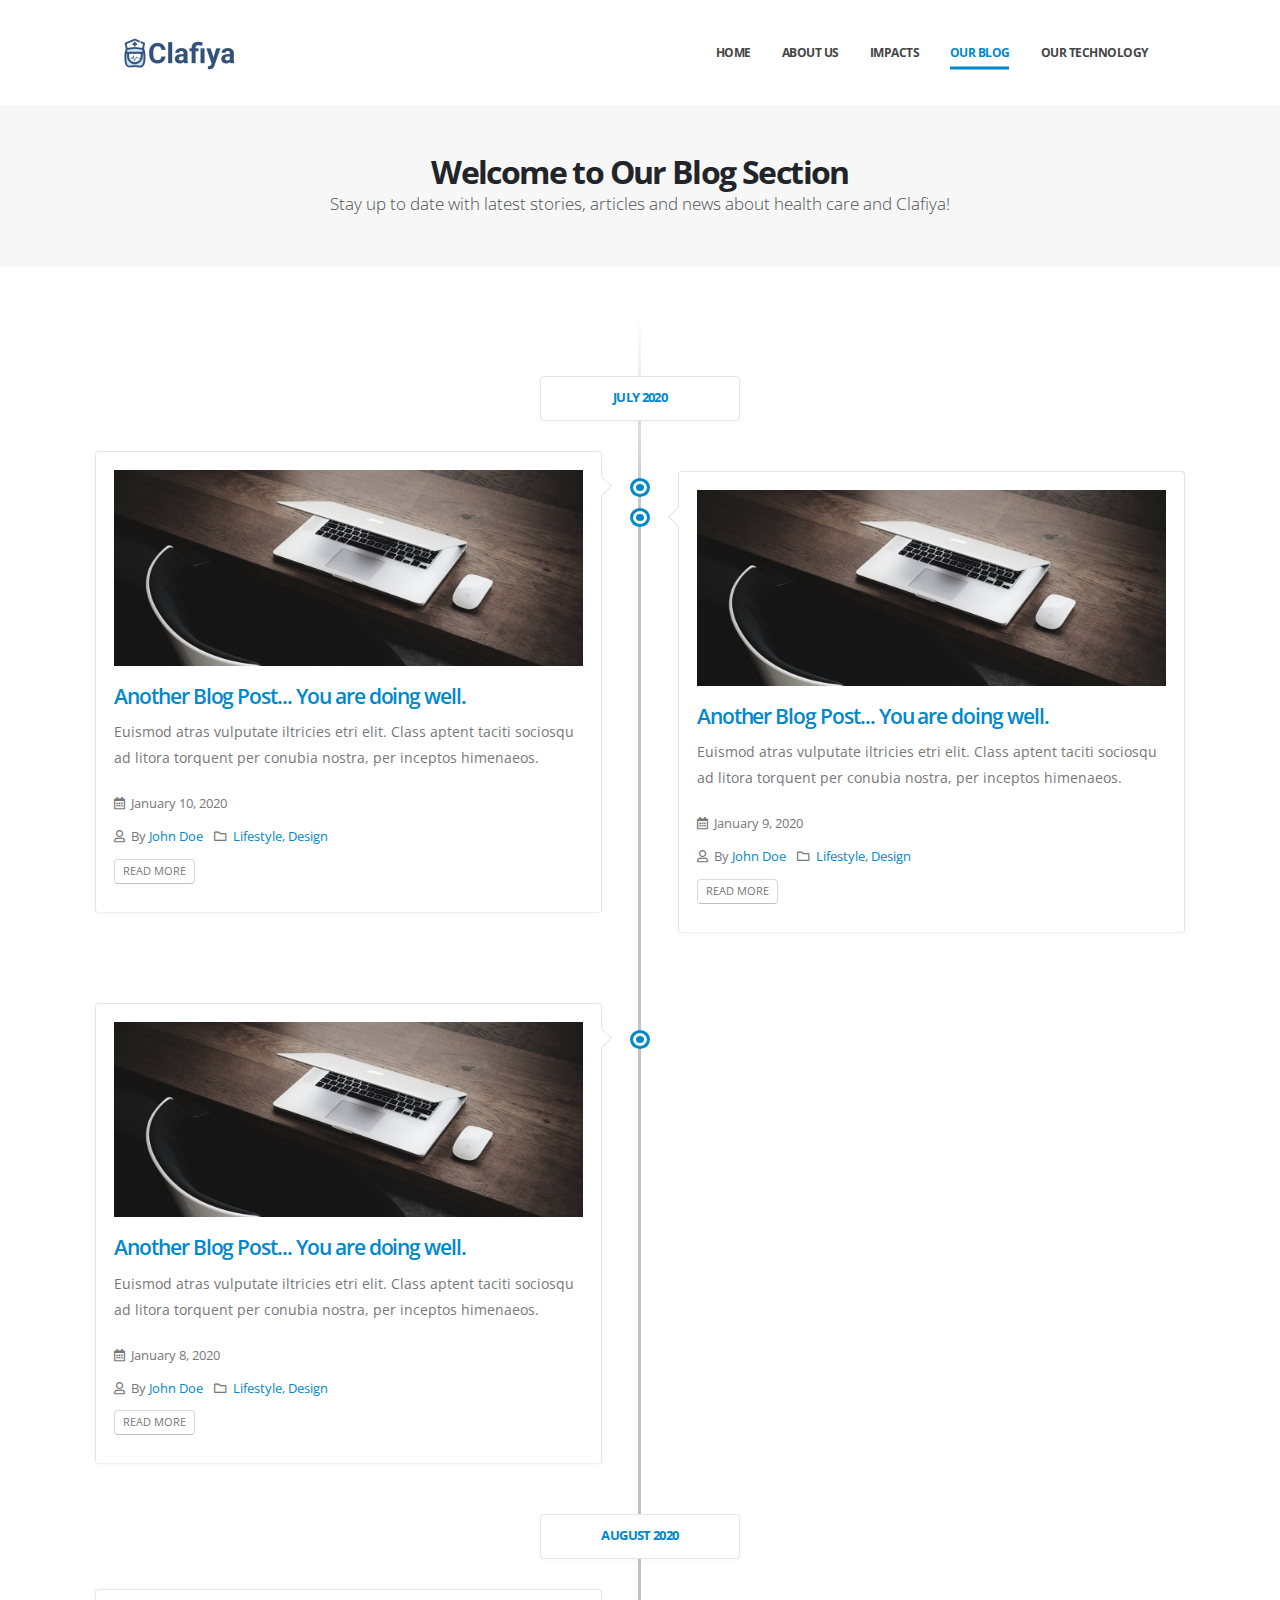
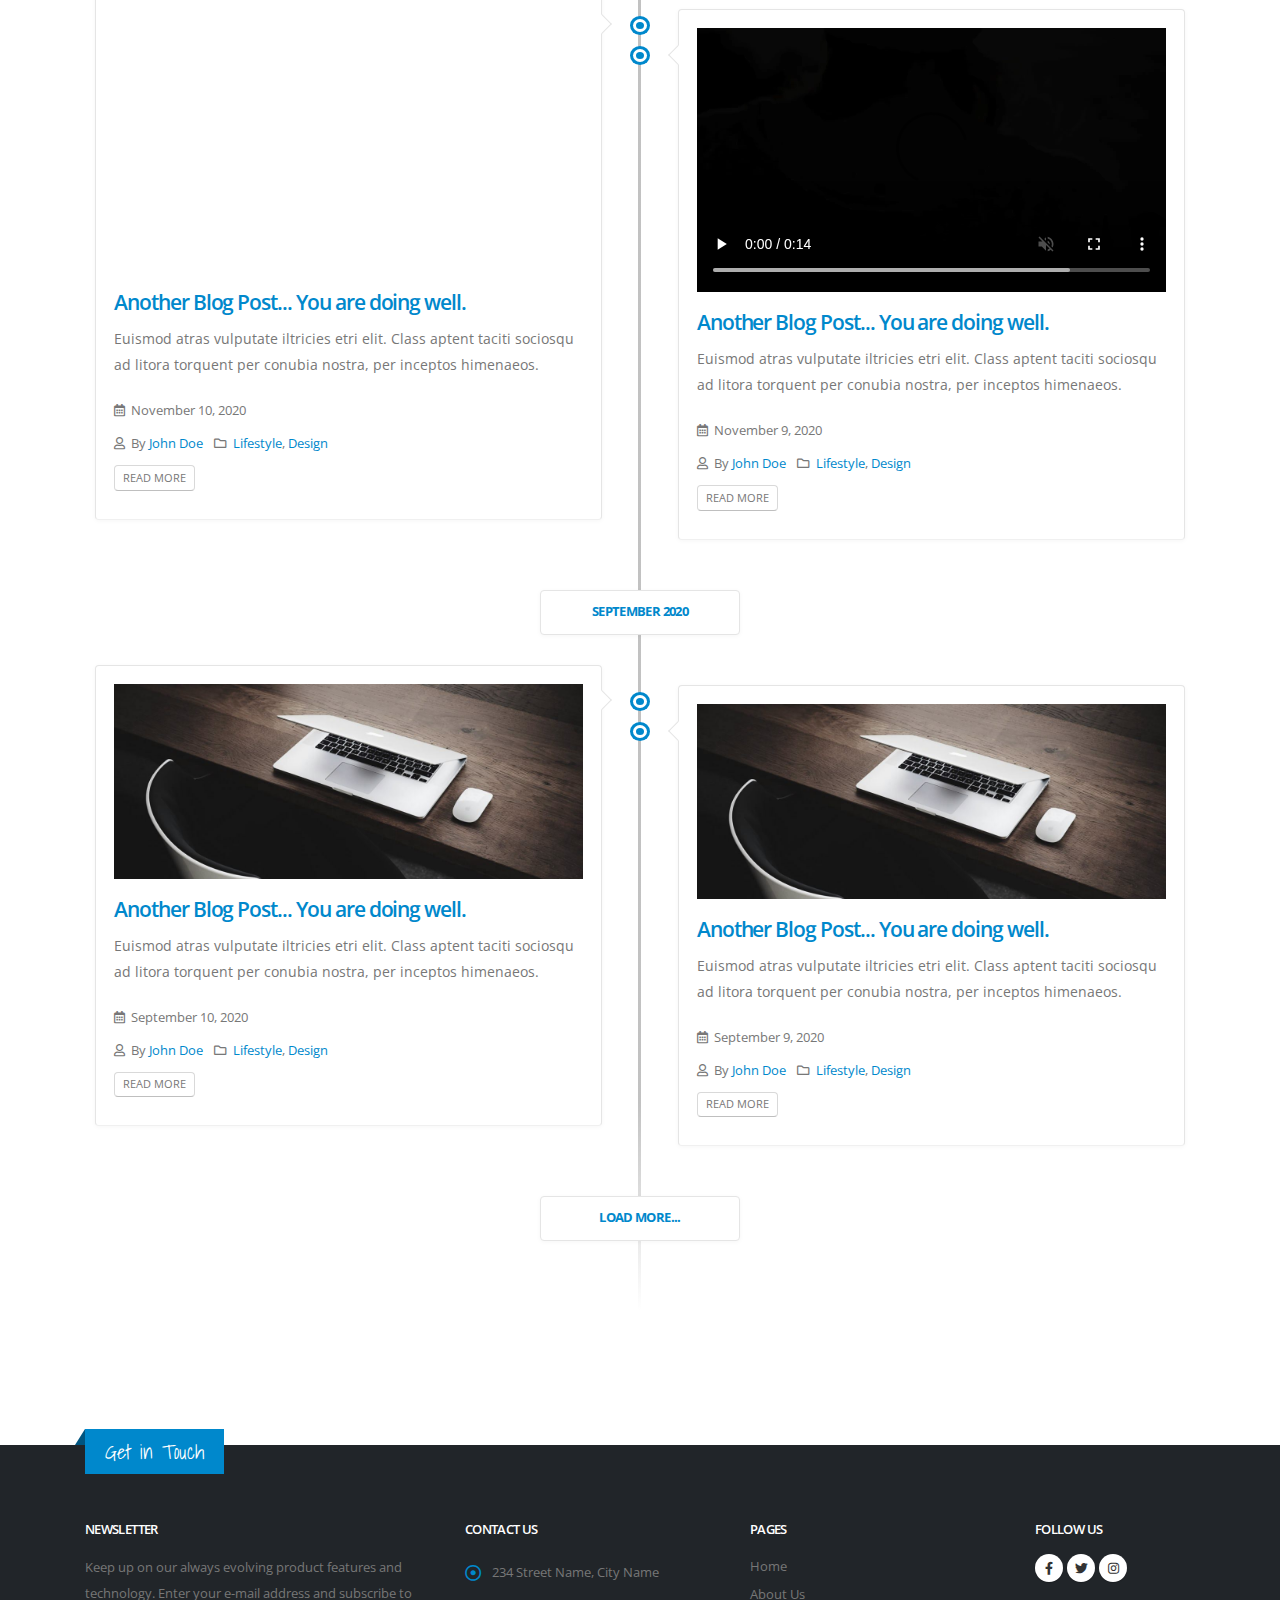
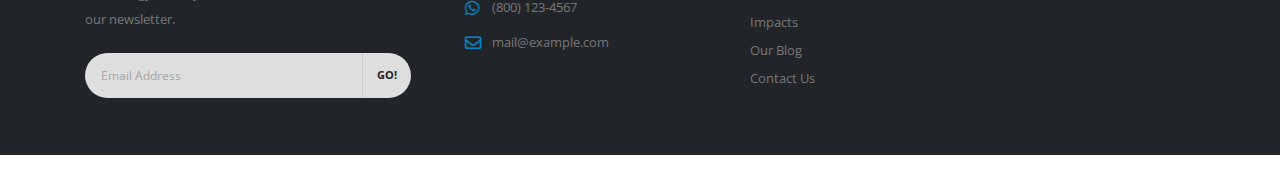
<file: Blog.html>
<!DOCTYPE html>
<html lang="en">

<head>

		<!-- Basic -->
		<meta charset="utf-8">
		<meta http-equiv="X-UA-Compatible" content="IE=edge">	

		<title>Clafiya's Blog</title>	

		<meta charset="UTF-8">
    	<meta name="viewport" content="width=device-width, initial-scale=1.0">
    	<meta http-equiv="X-UA-Compatible" content="ie=edge">

		<!-- Mobile Metas -->
		<meta name="viewport" content="width=device-width, initial-scale=1, minimum-scale=1.0, shrink-to-fit=no">

		<!-- Web Fonts  -->
		<link href="https://fonts.googleapis.com/css?family=Open+Sans:300,400,600,700,800%7CShadows+Into+Light" rel="stylesheet" type="text/css">

		<!--Vendor CSS-->
		<link rel="stylesheet" href="vendor/bootstrap/css/bootstrap.min.css">		
		<link rel="stylesheet" href="vendor/fontawesome-free/css/all.min.css">				
		

		<!-- Theme CSS -->
		<link rel="stylesheet" href="css/theme.css">
		<link rel="stylesheet" href="css/theme-elements.css">
		<link rel="stylesheet" href="css/theme-blog.css">
		
		<!-- Demo CSS -->


		<!-- Skin CSS -->
		<link rel="stylesheet" href="css/skins/default.css">

</head>
<body>

	<div class="body">

		<header id="header" class="header-effect-shrink" data-plugin-options="{'stickyEnabled': true, 'stickyEffect': 'shrink', 'stickyEnableOnBoxed': true, 'stickyEnableOnMobile': true, 'stickyChangeLogo': true, 'stickyStartAt': 120, 'stickyHeaderContainerHeight': 90}">
			<div class="header-body border-top-0 box-shadow-none">
				<div class="header-container container container-lg">
					<div class="header-row">
						<div class="header-column">
							<div class="header-row">
								<div class="header-logo">
									<a href="demo-it-services.html">
										<img alt="Clafiya's logo" src="img/logo.png">
									</a>
								</div>
							</div>
						</div>
						<div class="header-column justify-content-end">
							<div class="header-row">
								<div class="header-nav header-nav-line header-nav-bottom-line header-nav-bottom-line-effect-1 order-2 order-lg-1">
									<div class="header-nav-main header-nav-main-square header-nav-main-dropdown-no-borders header-nav-main-effect-2 header-nav-main-sub-effect-1">
										<nav class="collapse">
											<ul class="nav nav-pills" id="mainNav">
												<li>
													<a class="nav-link" href="Index.html">
														Home
													</a>
												</li>
												<li>
													<a class="nav-link" href="about-us-advanced.html">
														About Us
													</a>
												</li>
												<li class="dropdown">
													<a class="dropdown-item dropdown-toggle" href="#">
														Impacts
													</a>
												</li>
												<li>
													<a class="nav-link active" href="Blog.html">
														Our Blog
													</a>
												</li>
												<li>
													<a class="nav-link" href="#">
														Our Technology
													</a>
												</li>
											</ul>
										</nav>
									</div>
								</div>
								<!---Space for the Nav-->
								<div class="d-none d-sm-inline-flex order-1 order-lg-2 ml-2">
									<ul class="header-extra-info d-flex">
										<li class="d-flex flex-column">
											<span class="d-block font-weight-semibold text-color-dark text-2 line-height-3"></span>
										</li>
									</ul>
								</div>
							</div>
						</div>
					</div>
				</div>
			</div>
		</header>

		<div role="main" class="main">

				<section class="page-header page-header-modern bg-color-light-scale-1 page-header-md">
					<div class="container">
						<div class="row">

							<div class="col-md-12 align-self-center p-static order-2 text-center">

								<h1 class="text-dark font-weight-bold text-8">Welcome to Our Blog Section</h1>
								<span class="sub-title text-dark">Stay up to date with latest stories, articles and news about health care and Clafiya!</span>
							</div>
						</div>
					</div>
				</section>

				<div class="container py-4">

					<div class="row">
						<div class="col">
							<div class="blog-posts">
							
								<section class="timeline">
									<div class="timeline-body">
										<div class="timeline-date">
											<h3 class="text-primary font-weight-bold">July 2020</h3>
										</div>
							
										<article class="timeline-box left post post-medium">
											<div class="timeline-box-arrow"></div>
											<div class="p-2">
												<div class="row mb-2">
							
													<div class="col">
														<div class="post-image">
															<a href="blog-post.html">
																<img src="img/blog/wide/blog-11.jpg" class="img-fluid img-thumbnail img-thumbnail-no-borders rounded-0" alt="" />
															</a>
														</div>
													</div>
												</div>
												<div class="row">
													<div class="col">
							
														<div class="post-content">
															<h2 class="font-weight-semibold text-5 line-height-4 mt-2 mb-2"><a href="blog-post.html">Another Blog Post... You are doing well.</a></h2>
															<p>Euismod atras vulputate iltricies etri elit. Class aptent taciti sociosqu ad litora torquent per conubia nostra, per inceptos himenaeos. </p>
														</div>
							
													</div>
												</div>
												<div class="row">
													<div class="col">
														<div class="post-meta">
															<span><i class="far fa-calendar-alt"></i> January 10, 2020 </span><br>
														</div>
													</div>
												</div>
												<div class="row">
													<div class="col">
														<div class="post-meta">
															<span><i class="far fa-user"></i> By <a href="#">John Doe</a> </span>
															<span><i class="far fa-folder"></i> <a href="#">Lifestyle</a>, <a href="#">Design</a> </span>
														</div>
													</div>
												</div>
												<div class="row">
													<div class="col">
														<a href="blog-post.html" class="btn btn-xs btn-light text-1 text-uppercase">Read More</a>
													</div>
												</div>
											</div>
										</article>
							
										<article class="timeline-box right post post-medium">
											<div class="timeline-box-arrow"></div>
											<div class="p-2">
												<div class="row mb-2">
							
													<div class="col">
														<div class="post-image">
															<a href="blog-post.html">
																<img src="img/blog/wide/blog-11.jpg" class="img-fluid img-thumbnail img-thumbnail-no-borders rounded-0" alt="" />
															</a>
														</div>
													</div>
												</div>
												<div class="row">
													<div class="col">
							
														<div class="post-content">
															<h2 class="font-weight-semibold text-5 line-height-4 mt-2 mb-2"><a href="blog-post.html">Another Blog Post... You are doing well.</a></h2>
															<p>Euismod atras vulputate iltricies etri elit. Class aptent taciti sociosqu ad litora torquent per conubia nostra, per inceptos himenaeos. </p>
														</div>
							
													</div>
												</div>
												<div class="row">
													<div class="col">
														<div class="post-meta">
															<span><i class="far fa-calendar-alt"></i> January 9, 2020 </span><br>
														</div>
													</div>
												</div>
												<div class="row">
													<div class="col">
														<div class="post-meta">
															<span><i class="far fa-user"></i> By <a href="#">John Doe</a> </span>
															<span><i class="far fa-folder"></i> <a href="#">Lifestyle</a>, <a href="#">Design</a> </span>
														</div>
													</div>
												</div>
												<div class="row">
													<div class="col">
														<a href="blog-post.html" class="btn btn-xs btn-light text-1 text-uppercase">Read More</a>
													</div>
												</div>
											</div>
										</article>
							
										<article class="timeline-box left post post-medium">
											<div class="timeline-box-arrow"></div>
											<div class="p-2">
												<div class="row mb-2">
							
													<div class="col">
														<div class="post-image">
															<a href="blog-post.html">
																<img src="img/blog/wide/blog-11.jpg" class="img-fluid img-thumbnail img-thumbnail-no-borders rounded-0" alt="" />
															</a>
														</div>
													</div>
												</div>
												<div class="row">
													<div class="col">
														<div class="post-content">
															<h2 class="font-weight-semibold text-5 line-height-4 mt-2 mb-2"><a href="blog-post.html">Another Blog Post... You are doing well.</a></h2>
															<p>Euismod atras vulputate iltricies etri elit. Class aptent taciti sociosqu ad litora torquent per conubia nostra, per inceptos himenaeos. </p>
														</div>
													</div>
												</div>
												<div class="row">
													<div class="col">
														<div class="post-meta">
															<span><i class="far fa-calendar-alt"></i> January 8, 2020 </span><br>
														</div>
													</div>
												</div>
												<div class="row">
													<div class="col">
														<div class="post-meta">
															<span><i class="far fa-user"></i> By <a href="#">John Doe</a> </span>
															<span><i class="far fa-folder"></i> <a href="#">Lifestyle</a>, <a href="#">Design</a> </span>
														</div>
													</div>
												</div>
												<div class="row">
													<div class="col">
														<a href="blog-post.html" class="btn btn-xs btn-light text-1 text-uppercase">Read More</a>
													</div>
												</div>
											</div>
										</article>
							
										<div class="timeline-date">
											<h3 class="text-primary font-weight-bold">August 2020</h3>
										</div>
							
										<article class="timeline-box left post post-medium">
											<div class="timeline-box-arrow"></div>
											<div class="p-2">
												<div class="row mb-2">
							
													<div class="col">
														<div class="post-image">
															<div class="embed-responsive embed-responsive-16by9">
																<iframe class="embed-responsive-item" src="https://player.vimeo.com/video/45830194?color=ffffff&amp;title=0&amp;byline=0&amp;portrait=0&amp;badge=0" width="640" height="360" allowfullscreen></iframe>
															</div>
														</div>
													</div>
												</div>
												<div class="row">
													<div class="col">
							
														<div class="post-content">
															<h2 class="font-weight-semibold text-5 line-height-4 mt-2 mb-2"><a href="blog-post.html">Another Blog Post... You are doing well.</a></h2>
															<p>Euismod atras vulputate iltricies etri elit. Class aptent taciti sociosqu ad litora torquent per conubia nostra, per inceptos himenaeos. </p>
														</div>
							
													</div>
												</div>
												<div class="row">
													<div class="col">
														<div class="post-meta">
															<span><i class="far fa-calendar-alt"></i> November 10, 2020 </span><br>
														</div>
													</div>
												</div>
												<div class="row">
													<div class="col">
														<div class="post-meta">
															<span><i class="far fa-user"></i> By <a href="#">John Doe</a> </span>
															<span><i class="far fa-folder"></i> <a href="#">Lifestyle</a>, <a href="#">Design</a> </span>
														</div>
													</div>
												</div>
												<div class="row">
													<div class="col">
														<a href="blog-post.html" class="btn btn-xs btn-light text-1 text-uppercase">Read More</a>
													</div>
												</div>
											</div>
										</article>
							
										<article class="timeline-box right post post-medium">
											<div class="timeline-box-arrow"></div>
											<div class="p-2">
												<div class="row mb-2">
							
													<div class="col">
														<div class="post-image">
															<div class="embed-responsive embed-responsive-16by9">
																<video class="embed-responsive-item" autoplay="" muted="" loop="" controls="">
																	<source src="video/memory-of-a-woman.mp4" type="video/mp4">
																</video>
															</div>
														</div>
													</div>
												</div>
												<div class="row">
													<div class="col">
							
														<div class="post-content">
															<h2 class="font-weight-semibold text-5 line-height-4 mt-2 mb-2"><a href="blog-post.html">Another Blog Post... You are doing well.</a></h2>
															<p>Euismod atras vulputate iltricies etri elit. Class aptent taciti sociosqu ad litora torquent per conubia nostra, per inceptos himenaeos. </p>
														</div>
							
													</div>
												</div>
												<div class="row">
													<div class="col">
														<div class="post-meta">
															<span><i class="far fa-calendar-alt"></i> November 9, 2020 </span><br>
														</div>
													</div>
												</div>
												<div class="row">
													<div class="col">
														<div class="post-meta">
															<span><i class="far fa-user"></i> By <a href="#">John Doe</a> </span>
															<span><i class="far fa-folder"></i> <a href="#">Lifestyle</a>, <a href="#">Design</a> </span>
														</div>
													</div>
												</div>
												<div class="row">
													<div class="col">
														<a href="blog-post.html" class="btn btn-xs btn-light text-1 text-uppercase">Read More</a>
													</div>
												</div>
											</div>
										</article>
							
										<div class="timeline-date">
											<h3 class="text-primary font-weight-bold">September 2020</h3>
										</div>
							
										<article class="timeline-box left post post-medium">
											<div class="timeline-box-arrow"></div>
											<div class="p-2">
												<div class="row mb-2">
							
													<div class="col">
														<div class="post-image">
															<a href="blog-post.html">
																<img src="img/blog/wide/blog-11.jpg" class="img-fluid img-thumbnail img-thumbnail-no-borders rounded-0" alt="" />
															</a>
														</div>
													</div>
												</div>
												<div class="row">
													<div class="col">
							
														<div class="post-content">
															<h2 class="font-weight-semibold text-5 line-height-4 mt-2 mb-2"><a href="blog-post.html">Another Blog Post... You are doing well.</a></h2>
															<p>Euismod atras vulputate iltricies etri elit. Class aptent taciti sociosqu ad litora torquent per conubia nostra, per inceptos himenaeos. </p>
														</div>
							
													</div>
												</div>
												<div class="row">
													<div class="col">
														<div class="post-meta">
															<span><i class="far fa-calendar-alt"></i> September 10, 2020 </span><br>
														</div>
													</div>
												</div>
												<div class="row">
													<div class="col">
														<div class="post-meta">
															<span><i class="far fa-user"></i> By <a href="#">John Doe</a> </span>
															<span><i class="far fa-folder"></i> <a href="#">Lifestyle</a>, <a href="#">Design</a> </span>
														</div>
													</div>
												</div>
												<div class="row">
													<div class="col">
														<a href="blog-post.html" class="btn btn-xs btn-light text-1 text-uppercase">Read More</a>
													</div>
												</div>
											</div>
										</article>
							
										<article class="timeline-box right post post-medium">
											<div class="timeline-box-arrow"></div>
											<div class="p-2">
												<div class="row mb-2">
							
													<div class="col">
														<div class="post-image">
															<a href="blog-post.html">
																<img src="img/blog/wide/blog-11.jpg" class="img-fluid img-thumbnail img-thumbnail-no-borders rounded-0" alt="" />
															</a>
														</div>
													</div>
												</div>
												<div class="row">
													<div class="col">
							
														<div class="post-content">
															<h2 class="font-weight-semibold text-5 line-height-4 mt-2 mb-2"><a href="blog-post.html">Another Blog Post... You are doing well.</a></h2>
															<p>Euismod atras vulputate iltricies etri elit. Class aptent taciti sociosqu ad litora torquent per conubia nostra, per inceptos himenaeos. </p>
														</div>
							
													</div>
												</div>
												<div class="row">
													<div class="col">
														<div class="post-meta">
															<span><i class="far fa-calendar-alt"></i> September 9, 2020 </span><br>
														</div>
													</div>
												</div>
												<div class="row">
													<div class="col">
														<div class="post-meta">
															<span><i class="far fa-user"></i> By <a href="#">John Doe</a> </span>
															<span><i class="far fa-folder"></i> <a href="#">Lifestyle</a>, <a href="#">Design</a> </span>
														</div>
													</div>
												</div>
												<div class="row">
													<div class="col">
														<a href="blog-post.html" class="btn btn-xs btn-light text-1 text-uppercase">Read More</a>
													</div>
												</div>
											</div>
										</article>
							
										<div class="timeline-date">
											<h3 class="text-primary font-weight-bold"><a href="#">Load More...</a></h3>
										</div>
							
									</div>
							
								</section>
							
							</div>
						</div>

					</div>

				</div>

		</div>

		<footer id="footer">				
				<div class="container">					
					<div class="footer-ribbon">						
						<span>Get in Touch</span>					
					</div>					
					<div class="row py-5 my-4">						
						<div class="col-md-6 col-lg-4 mb-4 mb-lg-0">							
							<h5 class="text-3 mb-3">NEWSLETTER</h5>							
							<p class="pr-1">Keep up on our always evolving product features and technology. Enter your e-mail address and subscribe to our newsletter.</p>							
							<div class="alert alert-success d-none" id="newsletterSuccess">								<strong>Success!</strong> You've been added to our email list.							
							</div>							
							<div class="alert alert-danger d-none" id="newsletterError">

							</div>							
							<form id="newsletterForm" action="https://preview.oklerthemes.com/porto/8.0.0/php/newsletter-subscribe.php" method="POST" class="mr-4 mb-3 mb-md-0">								
								<div class="input-group input-group-rounded">									
									<input class="form-control form-control-sm bg-light" placeholder="Email Address" name="newsletterEmail" id="newsletterEmail" type="text">									
									<span class="input-group-append">										
										<button class="btn btn-light text-color-dark" type="submit"><strong>GO!</strong>
										</button>									
									</span>								
								</div>							
							</form>						
						</div>						
												
						<div class="col-md-6 col-lg-3 mb-4 mb-md-0">							
							<div class="contact-details">								
								<h5 class="text-3 mb-3">CONTACT US</h5>								
								<ul class="list list-icons list-icons-lg">									
									<li class="mb-1"><i class="far fa-dot-circle text-color-primary"></i><p class="m-0">234 Street Name, City Name</p></li>									
									<li class="mb-1"><i class="fab fa-whatsapp text-color-primary"></i><p class="m-0"><a href="tel:8001234567">(800) 123-4567</a></p></li>									
									<li class="mb-1"><i class="far fa-envelope text-color-primary"></i><p class="m-0"><a href="mailto:mail@example.com">mail@example.com</a></p></li>								
								</ul>							
								</div>						
							</div>	
							
						<div class="col-md-6 col-lg-3 mb-4 mb-lg-0">							
							<h5 class="text-3 mb-3">Pages</h5>							
							<ul class="list list-unstyled">
								<li class="mb-1"><a href="#" class="link-hover-style-1"> Home</a></li>
								<li class="mb-1"><a href="#" class="link-hover-style-1"> About Us</a></li>
								<li class="mb-1"><a href="#" class="link-hover-style-1"> Impacts</a></li>
								<li class="mb-1"><a href="#" class="link-hover-style-1"> Our Blog</a></li>
								<li class="mb-1"><a href="#" class="link-hover-style-1"> Contact Us</a></li>
							</ul>						
						</div>

						<div class="col-md-6 col-lg-2">							
								<h5 class="text-3 mb-3">FOLLOW US</h5>							
								<ul class="social-icons">								
									<li class="social-icons-facebook"><a href="#" target="_blank" title="Facebook"><i class="fab fa-facebook-f"></i></a></li>								
									<li class="social-icons-twitter"><a href="#" target="_blank" title="Twitter"><i class="fab fa-twitter"></i></a></li>								
									<li class="social-icons-instagram"><a href="#" target="_blank" title="instagram"><i class="fab fa-instagram"></i></a></li>							
								</ul>						
						</div>	
											
						</div>				
					</div>				
		</footer>
	</div>

</body>
</html>
</file>
<file: css/theme.css>
/*
Name: 			theme.css
Written by: 	Okler Themes - (http://www.okler.net)
Theme Version:	8.0.0
*/
html {
	direction: ltr;
	overflow-x: hidden;
	box-shadow: none !important;
	-webkit-font-smoothing: antialiased;
}

body {
	background-color: #FFF;
	color: #777;
	font-family: "Open Sans", Arial, sans-serif;
	font-size: 14px;
	line-height: 26px;
	margin: 0;
}

body a {
	outline: none !important;
}

.body {
	background-color: #FFF;
}

html.safari:not(.no-safari-overflow-x-fix) .body {
	overflow-x: hidden;
}

li {
	line-height: 24px;
}

/* Responsive */
@media (max-width: 575px) {
	body {
		font-size: 13px;
	}
}
/* Header */
#header {
	position: relative;
	z-index: 1030;
}

#header .header-body {
	display: flex;
	flex-direction: column;
	background: #FFF;
	transition: min-height 0.3s ease;
	width: 100%;
	border-top: 3px solid #EDEDED;
	border-bottom: 1px solid transparent;
	z-index: 1001;
}

#header .header-body.header-body-bottom-border-fixed {
	border-bottom: 1px solid rgba(234, 234, 234, 0.5) !important;
}

#header .header-body[class*="border-color-"] {
	border-bottom: 0 !important;
}

#header .header-container {
	position: relative;
	display: flex;
	flex-flow: row wrap;
	align-items: center;
	transition: ease height 300ms;
}

@media (max-width: 991px) {
	#header .header-container:not(.container):not(.container-fluid) .header-nav-main {
		padding: 0 0.75rem;
	}
}

#header .header-container.header-container-height-xs {
	height: 80px;
}

#header .header-container.header-container-height-sm {
	height: 100px;
}

#header .header-container.header-container-height-md {
	height: 125px;
}

#header .header-container.header-container-height-lg {
	height: 145px;
}

#header .container {
	position: relative;
}

@media (max-width: 767px) {
	#header .container {
		width: 100%;
	}
}

#header .header-row {
	display: flex;
	flex-grow: 1;
	align-items: center;
	align-self: stretch;
	max-height: 100%;
}

#header .header-column {
	display: flex;
	align-self: stretch;
	align-items: center;
	flex-grow: 1;
	flex-direction: column;
}

#header .header-column.header-column-border-right {
	border-right: 1px solid rgba(0, 0, 0, 0.06);
}

#header .header-column.header-column-border-left {
	border-left: 1px solid rgba(0, 0, 0, 0.06);
}

#header .header-column .header-row {
	justify-content: inherit;
}

#header .header-column .header-extra-info {
	list-style: outside none none;
	margin: 0;
	padding: 0;
}

#header .header-column .header-extra-info li {
	display: inline-flex;
	margin-left: 25px;
}

#header .header-column .header-extra-info li .header-extra-info-icon {
	font-size: 32px;
	font-size: 2rem;
	margin-right: 10px;
}

#header .header-column .header-extra-info li .header-extra-info-text label {
	display: block;
	margin: 0;
	color: #999;
	font-size: 12px;
	font-size: 0.75rem;
	line-height: 1.2;
}

#header .header-column .header-extra-info li .header-extra-info-text strong {
	display: block;
	margin: 0;
	color: #333;
	font-size: 14.4px;
	font-size: 0.9rem;
	line-height: 1.3;
}

#header .header-column .header-extra-info li .header-extra-info-text a {
	color: #333;
}

#header .header-column .header-extra-info li .feature-box p {
	margin: 0;
}

#header .header-column .header-extra-info li .feature-box small {
	position: relative;
	top: -4px;
	font-size: 80%;
}

#header.header-no-min-height .header-body {
	min-height: 0 !important;
}

#header .header-top {
	display: flex;
	align-items: center;
	border-bottom: 2px solid rgba(0, 0, 0, 0.06);
	min-height: 47px;
}

#header .header-top.header-top-light-border-bottom {
	border-bottom-color: rgba(255, 255, 255, 0.1);
}

#header .header-top.header-top-simple-border-bottom {
	border-bottom-width: 1px;
}

#header .header-top.header-top-default {
	background: #f7f7f7;
}

#header .header-top.header-top-borders {
	border-bottom-width: 1px;
}

#header .header-top.header-top-borders .nav-item-borders {
	border-right: 1px solid rgba(0, 0, 0, 0.06);
	padding-left: 12px;
	padding-right: 12px;
}

#header .header-top.header-top-borders .nav-item-borders:first-child {
	padding-left: 0;
}

#header .header-top.header-top-borders .nav-item-borders:last-child {
	border-right: 0;
}

#header .header-top.header-top-light-borders {
	border-bottom-color: rgba(255, 255, 255, 0.2);
}

#header .header-top.header-top-light-borders.header-top-borders .nav-item-borders {
	border-right-color: rgba(255, 255, 255, 0.2);
}

#header .header-top.header-top-light-2-borders {
	border-bottom-color: rgba(255, 255, 255, 0.06);
}

#header .header-top.header-top-light-2-borders.header-top-borders .nav-item-borders {
	border-right-color: rgba(255, 255, 255, 0.06);
}

#header .header-logo {
	margin: 16px 0;
	margin: 1rem 0;
	position: relative;
	z-index: 1;
}

#header .header-logo img {
	transition: all 0.3s ease;
	position: relative;
	top: 0;
}

#header .header-nav {
	padding: 16px 0;
	padding: 1rem 0;
	min-height: 70px;
}

#header .header-nav-top {
	display: flex;
	align-self: stretch;
	align-items: center;
}

#header .header-nav-top .nav > li > a, #header .header-nav-top .nav > li > span {
	color: #999;
	font-size: 0.9em;
	padding: 6px 10px;
	display: inline-block;
}

#header .header-nav-top .nav > li > a [class*="fa-"], #header .header-nav-top .nav > li > a .icons, #header .header-nav-top .nav > li > span [class*="fa-"], #header .header-nav-top .nav > li > span .icons {
	margin-right: 3px;
	font-size: 0.8em;
	position: relative;
}

#header .header-nav-top .nav > li > a {
	text-decoration: none;
}

#header .header-nav-top .nav > li > a:hover, #header .header-nav-top .nav > li > a a:focus {
	background: transparent;
}

#header .header-nav-top .nav > li.open > .dropdown-menu-toggle {
	border-radius: 4px 4px 0 0;
}

#header .header-nav-top .nav > li + .nav-item-left-border {
	margin-left: 10px;
	padding-left: 10px;
	position: relative;
}

#header .header-nav-top .nav > li + .nav-item-left-border:after {
	background: rgba(0, 0, 0, 0.08);
	content: "";
	width: 1px;
	height: 16px;
	position: absolute;
	display: block;
	top: 50%;
	transform: translate3d(0, -50%, 0);
	left: 0;
}

#header .header-nav-top .nav > li.nav-item-left-border.nav-item-left-border-remove:after {
	content: none;
}

@media (max-width: 575px) {
	#header .header-nav-top .nav > li:not(.d-none) {
		margin-left: 0;
		padding-left: 0;
	}
}

@media (max-width: 767px) {
	#header .header-nav-top .nav > li.nav-item-left-border-remove.d-none {
		margin-left: 0;
		padding-left: 0;
	}
}

#header .header-nav-top .nav > li.nav-item-left-border.nav-item-left-border-show:after {
	content: '';
}

@media (min-width: 576px) {
	#header .header-nav-top .nav > li.nav-item-left-border.nav-item-left-border-sm-show:after {
		content: '';
	}
}

@media (min-width: 768px) {
	#header .header-nav-top .nav > li.nav-item-left-border.nav-item-left-border-md-show:after {
		content: '';
	}
}

@media (min-width: 992px) {
	#header .header-nav-top .nav > li.nav-item-left-border.nav-item-left-border-lg-show:after {
		content: '';
	}
}

@media (min-width: 1200px) {
	#header .header-nav-top .nav > li.nav-item-left-border.nav-item-left-border-xl-show:after {
		content: '';
	}
}

#header .header-nav-top .nav > li.nav-item.dropdown.show .nav-link {
	background: transparent;
}

#header .header-nav-top .nav > li.nav-item:not(.dropdown) > a [class*="fa-"], #header .header-nav-top .nav > li.nav-item:not(.dropdown) > a .icons {
	left: -1px;
	top: -1px;
}

#header .header-nav-top .nav > li.nav-item-anim-icon > a:hover [class*="fa-"], #header .header-nav-top .nav > li.nav-item-anim-icon > a:hover .icons {
	-webkit-animation: navItemArrow 600ms ease;
	animation: navItemArrow 600ms ease;
	-webkit-animation-iteration-count: infinite;
	animation-iteration-count: infinite;
}

#header .header-nav-top .dropdown .dropdown-item {
	font-size: 0.75em;
}

#header .header-nav-top .dropdown-menu {
	border: 0;
	margin-top: -2px;
	margin-left: -2px;
	padding: 0;
	box-shadow: 0 10px 30px 10px rgba(0, 0, 0, 0.05);
	background: #FFF;
	padding: 3px;
	min-width: 180px;
	z-index: 10000;
	margin-right: 0;
	margin-top: 1px;
	transition: opacity .2s ease-out;
	border-radius: 0;
}

#header .header-nav-top .dropdown-menu:before {
	content: '';
	display: block;
	position: absolute;
	top: 0;
	right: 5px;
	width: 0;
	height: 0;
	border-left: 7px solid transparent;
	border-right: 7px solid transparent;
	border-bottom: 7px solid white;
	transform: translate3d(-7px, -6px, 0);
}

#header .header-nav-top .dropdown-menu.dropdow-menu-arrow-right:before {
	right: auto;
	left: 20px;
}

#header .header-nav-top .dropdown-menu a {
	color: #999;
	padding: 5px 12px;
	font-size: 0.9em;
}

#header .header-nav-top .dropdown-menu a:active {
	color: #FFF;
}

#header .header-nav-top .flag {
	margin-right: 2px;
	position: relative;
	top: -1px;
}

#header .header-nav-features {
	position: relative;
	padding-left: 20px;
	margin-left: 10px;
}

#header .header-nav-features:before, #header .header-nav-features:after {
	background: rgba(0, 0, 0, 0.03);
	content: none;
	width: 1px;
	height: 16px;
	position: absolute;
	display: block;
	top: 50%;
	transform: translate3d(0, -50%, 0);
	left: 0;
}

#header .header-nav-features.header-nav-features-divisor-lg:before, #header .header-nav-features.header-nav-features-divisor-lg:after {
	height: 72px;
}

#header .header-nav-features.header-nav-features-light:before, #header .header-nav-features.header-nav-features-light:after {
	background: rgba(255, 255, 255, 0.1);
}

#header .header-nav-features:not(.header-nav-features-no-border):before, #header .header-nav-features:not(.header-nav-features-no-border):after {
	content: '';
}

#header .header-nav-features:not(.header-nav-features-no-border):after {
	display: none;
}

#header .header-nav-features.header-nav-features-show-border:before, #header .header-nav-features.header-nav-features-show-border:after {
	content: '';
}

@media (min-width: 576px) {
	#header .header-nav-features.header-nav-features-sm-show-border:before, #header .header-nav-features.header-nav-features-sm-show-border:after {
		content: '';
	}
}

@media (min-width: 768px) {
	#header .header-nav-features.header-nav-features-md-show-border:before, #header .header-nav-features.header-nav-features-md-show-border:after {
		content: '';
	}
}

@media (min-width: 992px) {
	#header .header-nav-features.header-nav-features-lg-show-border:before, #header .header-nav-features.header-nav-features-lg-show-border:after {
		content: '';
	}
}

@media (min-width: 1200px) {
	#header .header-nav-features.header-nav-features-xl-show-border:before, #header .header-nav-features.header-nav-features-xl-show-border:after {
		content: '';
	}
}

#header .header-nav-features.header-nav-features-start {
	padding-left: 0;
	margin-left: 0;
	padding-right: 20px;
	margin-right: 10px;
}

#header .header-nav-features.header-nav-features-start:not(.header-nav-features-no-border):before {
	left: auto;
	right: 0;
}

#header .header-nav-features.header-nav-features-center {
	padding-left: 20px;
	margin-left: 10px;
	padding-right: 20px;
	margin-right: 10px;
}

#header .header-nav-features.header-nav-features-center:after {
	display: block;
	left: auto;
	right: 0;
}

#header .header-nav-features .header-nav-top-icon,
#header .header-nav-features .header-nav-top-icon-img {
	font-size: 12.8px;
	font-size: 0.8rem;
	position: relative;
	top: -1px;
	color: #444;
}

#header .header-nav-features.header-nav-features-light .header-nav-top-icon,
#header .header-nav-features.header-nav-features-light .header-nav-top-icon-img {
	color: #FFF;
}

#header .header-nav-features .header-nav-top-icon-img {
	top: -2px;
}

#header .header-nav-features .header-nav-feature {
	position: relative;
}

#header .header-nav-features .header-nav-features-dropdown {
	opacity: 0;
	top: -10000px;
	position: absolute;
	box-shadow: 0 10px 30px 10px rgba(0, 0, 0, 0.05);
	background: #FFF;
	padding: 17px;
	min-width: 300px;
	z-index: 10000;
	right: 100%;
	margin-right: -25px;
	margin-top: 30px;
	transition: opacity .2s ease-out;
	pointer-events: none;
}

#header .header-nav-features .header-nav-features-dropdown:before {
	content: '';
	display: block;
	position: absolute;
	top: 0;
	right: 5px;
	width: 0;
	height: 0;
	border-left: 7px solid transparent;
	border-right: 7px solid transparent;
	border-bottom: 7px solid white;
	transform: translate3d(-7px, -6px, 0);
}

#header .header-nav-features .header-nav-features-dropdown.show {
	opacity: 1;
	top: auto;
	pointer-events: all;
}

@media (min-width: 992px) {
	#header .header-nav-features .header-nav-features-dropdown.header-nav-features-dropdown-reverse {
		right: auto;
		margin-right: 0;
		left: 100%;
		margin-left: -25px;
	}

	#header .header-nav-features .header-nav-features-dropdown.header-nav-features-dropdown-reverse:before {
		right: auto;
		left: 5px;
		transform: translate3d(7px, -6px, 0);
	}
}

@media (max-width: 440px) {
	#header .header-nav-features .header-nav-features-dropdown.header-nav-features-dropdown-mobile-fixed {
		position: fixed;
		right: auto;
		left: 50%;
		transform: translate3d(-50%, 0, 0);
	}

	#header .header-nav-features .header-nav-features-dropdown.header-nav-features-dropdown-mobile-fixed:before {
		content: none;
	}
}

#header .header-nav-features .header-nav-features-dropdown.header-nav-features-dropdown-force-right {
	margin-right: 6px !important;
	right: 0;
}

#header .header-nav-features .header-nav-features-dropdown.header-nav-features-dropdown-dark {
	background: #212529;
}

#header .header-nav-features .header-nav-features-dropdown.header-nav-features-dropdown-dark:before {
	border-bottom-color: #212529;
}

#header .header-nav-features .header-nav-features-cart {
	z-index: 2;
}

#header .header-nav-features .header-nav-features-cart .header-nav-features-dropdown {
	padding: 20px;
}

#header .header-nav-features .header-nav-features-cart .cart-info {
	position: absolute;
	width: 100%;
	text-align: center;
	top: 50%;
	margin-top: -4px;
	left: 0;
	padding: 0;
	display: block;
	line-height: 1;
}

#header .header-nav-features .header-nav-features-cart .cart-info .cart-qty {
	position: absolute;
	top: -12px;
	right: -10px;
	width: 15px;
	height: 15px;
	display: block;
	font-size: 9px;
	font-weight: 600;
	color: #fff;
	background-color: #ed5348;
	text-align: center;
	line-height: 15px;
	border-radius: 20px;
	box-shadow: -1px 1px 2px 0 rgba(0, 0, 0, 0.3);
}

#header .header-nav-features .header-nav-features-cart .mini-products-list {
	list-style: none;
	margin: 0;
	padding: 0;
}

#header .header-nav-features .header-nav-features-cart .mini-products-list li {
	position: relative;
	padding: 15px 0;
	border-bottom: 1px solid #EEE;
}

#header .header-nav-features .header-nav-features-cart .mini-products-list li:first-child {
	margin-top: -15px;
}

#header .header-nav-features .header-nav-features-cart .mini-products-list li .product-image {
	float: right;
	border-color: #ededed;
	border-width: 1px;
	padding: 0;
	border: 1px solid #ddd;
	background-color: #fff;
	display: block;
	position: relative;
}

#header .header-nav-features .header-nav-features-cart .mini-products-list li .product-image img {
	max-width: 80px;
}

#header .header-nav-features .header-nav-features-cart .mini-products-list li .product-details {
	margin-left: 0;
	line-height: 1.4;
}

#header .header-nav-features .header-nav-features-cart .mini-products-list li .product-details a {
	letter-spacing: 0.005em;
	font-weight: 600;
	color: #696969;
}

#header .header-nav-features .header-nav-features-cart .mini-products-list li .product-details .product-name {
	margin: 15px 0 0;
	font-size: 0.9em;
	font-weight: 400;
}

#header .header-nav-features .header-nav-features-cart .mini-products-list li .product-details .qty-price {
	font-size: 0.8em;
}

#header .header-nav-features .header-nav-features-cart .mini-products-list li .product-details .btn-remove {
	z-index: 3;
	top: 5px;
	right: -5px;
	width: 20px;
	height: 20px;
	background-color: #fff;
	color: #474747;
	border-radius: 100%;
	position: absolute;
	text-align: center;
	box-shadow: 0 2px 3px 0 rgba(0, 0, 0, 0.2);
	line-height: 20px;
	font-size: 10px;
}

#header .header-nav-features .header-nav-features-cart .totals {
	padding: 15px 0 25px;
	overflow: hidden;
}

#header .header-nav-features .header-nav-features-cart .totals .label {
	float: left;
	text-transform: uppercase;
	font-size: 13px;
	font-weight: 700;
	color: #474747;
}

#header .header-nav-features .header-nav-features-cart .totals .price-total {
	float: right;
	text-transform: uppercase;
	font-size: 15px;
	font-weight: 700;
	color: #474747;
}

#header .header-nav-features .header-nav-features-cart .actions {
	padding: 0;
	margin: 0;
}

#header .header-nav-features .header-nav-features-cart .actions .btn {
	display: inline-block;
	min-width: 125px;
	text-align: center;
	margin: 5px 0;
	float: right;
	font-size: 11.2px;
	font-size: 0.7rem;
	padding: 11.2px 16px;
	padding: 0.7rem 1rem;
	text-transform: uppercase;
	font-weight: 600;
}

#header .header-nav-features .header-nav-features-cart .actions .btn:first-child {
	float: left;
}

#header .header-nav-features .header-nav-features-cart.header-nav-features-cart-big .cart-info {
	margin-top: -9px;
	left: -4px;
}

#header .header-nav-features .header-nav-features-cart.header-nav-features-cart-big .header-nav-features-dropdown {
	margin-right: -31px;
	top: 10px;
}

#header .header-nav-features .header-nav-features-user .header-nav-features-toggle {
	color: #444;
	font-size: 12px;
	font-weight: 700;
	text-transform: uppercase;
}

#header .header-nav-features .header-nav-features-user .header-nav-features-toggle .far {
	font-size: 15.2px;
	font-size: 0.95rem;
	margin: 0px 2px 0 0;
	position: relative;
	top: 1px;
}

#header .header-nav-features .header-nav-features-user .header-nav-features-toggle:hover {
	text-decoration: none;
}

#header .header-nav-features .header-nav-features-user .header-nav-features-dropdown {
	margin-right: -27px;
	min-width: 420px;
	padding: 35px;
}

@media (max-width: 767px) {
	#header .header-nav-features .header-nav-features-user .header-nav-features-dropdown {
		min-width: 320px;
	}
}

#header .header-nav-features .header-nav-features-user .actions {
	padding: 0;
	margin: 0;
}

#header .header-nav-features .header-nav-features-user .actions .btn {
	display: inline-block;
	min-width: 125px;
	margin: 5px 0;
	font-size: 11.2px;
	font-size: 0.7rem;
	padding: 11.2px 16px;
	padding: 0.7rem 1rem;
	text-transform: uppercase;
	font-weight: 600;
}

#header .header-nav-features .header-nav-features-user .extra-actions {
	clear: both;
	border-top: 1px solid rgba(0, 0, 0, 0.08);
	padding-top: 20px;
	margin-top: 20px;
	text-align: center;
}

#header .header-nav-features .header-nav-features-user .extra-actions p {
	font-size: 12px;
	font-size: 0.75rem;
	margin: 0;
	padding: 0;
}

#header .header-nav-features .header-nav-features-user.signin .signin-form {
	display: block;
}

#header .header-nav-features .header-nav-features-user.signin .signup-form, #header .header-nav-features .header-nav-features-user.signin .recover-form {
	display: none;
}

#header .header-nav-features .header-nav-features-user.signup .signin-form {
	display: none;
}

#header .header-nav-features .header-nav-features-user.signup .signup-form {
	display: block;
}

#header .header-nav-features .header-nav-features-user.signup .recover-form {
	display: none;
}

#header .header-nav-features .header-nav-features-user.recover .signin-form, #header .header-nav-features .header-nav-features-user.recover .signup-form {
	display: none;
}

#header .header-nav-features .header-nav-features-user.header-nav-features-user-logged .header-nav-features-dropdown {
	min-width: 320px;
}

#header .header-nav-features .header-nav-features-search-reveal-container {
	display: flex;
	align-items: center;
	min-height: 42px;
}

#header .header-nav-features .header-nav-features-search-reveal .simple-search {
	display: none;
}

#header .header-nav-features .header-nav-features-search-reveal .header-nav-features-search-hide-icon {
	display: none;
	text-decoration: none;
}

#header .header-nav-features .header-nav-features-search-reveal .header-nav-features-search-show-icon {
	display: inline-flex;
	text-decoration: none;
}

#header .header-nav-features .header-nav-features-search-reveal.show .header-nav-features-search-hide-icon {
	display: inline-flex;
	margin-left: 10px;
	align-items: center;
}

#header .header-nav-features .header-nav-features-search-reveal.show .header-nav-features-search-show-icon {
	display: none;
}

#header .header-nav-features .header-nav-features-search-reveal.show .simple-search {
	display: inline-flex;
}

#header .header-nav-features .header-nav-features-search-reveal-big-search {
	display: none;
	position: absolute;
	left: 0;
	top: 0;
	background: #FFF;
	width: 100%;
	height: 100%;
	z-index: 1;
}

#header .header-nav-features .header-nav-features-search-reveal-big-search .big-search-header {
	align-items: center;
}

#header .header-nav-features .header-nav-features-search-reveal-big-search .form-control {
	border: 0;
	background: transparent;
	font-size: 22px !important;
	line-height: 1;
	border-bottom: 2px solid #CCC;
	border-radius: 0;
	box-shadow: none;
	position: relative;
	z-index: 1;
}

#header .header-nav-features .header-nav-features-search-reveal-big-search .header-nav-features-search-hide-icon {
	position: absolute;
	right: 0px;
	top: 50%;
	z-index: 2;
	display: block;
	margin-right: 10px;
	margin-top: -10px;
}

#header .header-nav-features .header-nav-features-search-reveal-big-search .header-nav-features-search-hide-icon i {
	font-size: 20px;
}

#header .header-nav-features .header-nav-features-search-reveal-big-search.header-nav-features-search-reveal-big-search-full {
	position: fixed;
	z-index: 100000;
	background: transparent;
}

#header .header-nav-features .header-nav-features-search-reveal-big-search.header-nav-features-search-reveal-big-search-full:before {
	content: "";
	display: block;
	background: rgba(23, 23, 23, 0.95);
	bottom: 0;
	height: 100%;
	left: 0;
	position: absolute;
	right: 0;
	top: 0;
	width: 100%;
}

#header .header-nav-features .header-nav-features-search-reveal-big-search.header-nav-features-search-reveal-big-search-full .form-control {
	color: #FFF;
}

#header .header-nav-features .header-nav-features-search-reveal-big-search.header-nav-features-search-reveal-big-search-full .header-nav-features-search-hide-icon {
	position: fixed;
	top: 25px;
	right: 20px;
	margin-top: 0;
}

#header .header-nav-features .header-nav-features-search-reveal-big-search.header-nav-features-search-reveal-big-search-full .header-nav-features-search-hide-icon i {
	color: #FFF;
}

#header.search-show .header-nav-features .header-nav-features-search-reveal-big-search {
	display: flex;
}

#header .header-search {
	margin-left: 16px;
	margin-left: 1rem;
}

#header .header-search .form-control {
	border-radius: 20px;
	font-size: 0.9em;
	height: 34px;
	margin: 0;
	padding: 6px 12px;
	transition: width 0.3s ease;
	perspective: 1000px;
	width: 170px;
}

#header .header-search .btn-light {
	background: transparent;
	border: 0 none;
	color: #CCC;
	position: absolute;
	right: 0;
	top: 0;
	z-index: 3;
}

#header .header-search .btn-light:hover {
	color: #000;
}

#header .header-social-icons {
	margin-left: 16px;
	margin-left: 1rem;
}

#header .header-border-left {
	border-left: 1px solid rgba(0, 0, 0, 0.08);
}

#header .header-border-right {
	border-right: 1px solid rgba(0, 0, 0, 0.08);
}

#header .header-border-top {
	border-top: 1px solid rgba(0, 0, 0, 0.08);
}

#header .header-border-bottom {
	border-bottom: 1px solid rgba(0, 0, 0, 0.08);
}

@media (max-width: 991px) {
	#header .header-mobile-border-top:before {
		content: '';
		position: absolute;
		top: 0;
		left: 0;
		width: 100%;
		border-bottom: 1px solid rgba(0, 0, 0, 0.08);
	}
}

#header .header-btn-collapse-nav {
	background: #CCC;
	color: #FFF;
	display: none;
	float: right;
	margin: 0 0 0 16px;
	margin: 0 0 0 1rem;
}

#header.header-narrow .header-body {
	min-height: 0;
}

#header.header-narrow .header-logo {
	margin-top: 0;
	margin-bottom: 0;
}

#header.header-narrow .header-nav {
	padding-top: 0;
	padding-bottom: 0;
}

#header.header-no-border-bottom .header-body {
	padding-bottom: 0 !important;
	border-bottom: 0 !important;
}

#header.header-no-border-bottom .header-nav.header-nav-links nav > ul > li > a, #header.header-no-border-bottom .header-nav.header-nav-links nav > ul > li:hover > a, #header.header-no-border-bottom .header-nav.header-nav-line nav > ul > li > a, #header.header-no-border-bottom .header-nav.header-nav-line nav > ul > li:hover > a {
	margin: 0;
}

#header.header-effect-shrink {
	transition: ease height 300ms;
}

#header.header-effect-shrink .header-top {
	transition: ease height 300ms;
}

#header.header-effect-shrink .header-container {
	min-height: 100px;
}

#header.header-effect-shrink .header-logo {
	display: flex;
	align-items: center;
}

#header.header-dark .header-body {
	background: #212529;
}

#header.header-dark .header-body .header-nav.header-nav-links-side-header nav > ul > li > a {
	border-bottom-color: #2a2a2a;
}

@media (max-width: 991px) {
	html.mobile-menu-opened #header .header-body[class*="border-color-"] {
		border-bottom: 1px solid rgba(234, 234, 234, 0.5) !important;
	}
}

html:not(.boxed) #header.header-floating-bar {
	position: absolute;
	top: 45px;
	width: 100%;
}

html:not(.boxed) #header.header-floating-bar .header-body {
	border: medium none;
	margin: 0 auto;
	padding: 0;
	position: relative;
	width: auto;
}

html:not(.boxed) #header.header-floating-bar .header-nav-main nav > ul > li.dropdown-mega > .dropdown-menu {
	left: 0;
	right: 0;
}

@media (max-width: 991px) {
	html:not(.boxed) #header.header-floating-bar {
		top: 0;
	}
}

@media (max-width: 991px) {
	html:not(.boxed):not(.sticky-header-active) #header.header-floating-bar .header-body {
		margin: 10px;
	}

	html:not(.boxed):not(.sticky-header-active) #header.header-floating-bar .header-nav-main:before {
		display: none;
	}
}

@media (min-width: 1200px) {
	html:not(.sticky-header-active) #header.header-floating-bar .header-body {
		max-width: 1140px;
		right: 15px;
	}

	html:not(.sticky-header-active) #header.header-floating-bar .header-container {
		padding-right: 0px;
		padding-left: 30px;
	}
}

html:not(.boxed) #header.header-full-width .header-container {
	width: 100%;
	max-width: none;
}

html #header.header-bottom-slider {
	position: absolute;
	bottom: 0;
}

html #header.header-bottom-slider .header-body {
	border-top: 1px solid rgba(255, 255, 255, 0.4);
}

html #header.header-bottom-slider.header-transparent-light-top-border .header-body {
	border-top: 1px solid rgba(68, 68, 68, 0.4);
}

html #header.header-bottom-slider.header-transparent-light-top-border-1 .header-body {
	border-top: 1px solid rgba(68, 68, 68, 0.1);
}

html #header.header-bottom-slider.header-transparent-dark-top-border .header-body {
	border-top: 1px solid rgba(255, 255, 255, 0.4);
}

html #header.header-bottom-slider.header-transparent-dark-top-border-1 .header-body {
	border-top: 1px solid rgba(255, 255, 255, 0.1);
}

html.sticky-header-active #header.header-bottom-slider .header-body {
	border-top-color: transparent;
}

@media (max-width: 991px) {
	html #header.header-bottom-slider .header-nav-main {
		top: calc(100% + 15px);
	}

	html.sticky-header-active #header.header-bottom-slider .header-nav-main {
		top: 100%;
	}
}

html #header.header-transparent {
	min-height: 0 !important;
	width: 100%;
	position: absolute;
}

html #header.header-transparent .header-body:not(.header-border-bottom) {
	border-bottom: 0;
}

html:not(.sticky-header-active) #header.header-transparent:not(.header-semi-transparent) .header-body {
	background-color: transparent !important;
}

html:not(.sticky-header-active) #header.header-semi-transparent-light .header-body {
	background-color: rgba(255, 255, 255, 0.8) !important;
}

html:not(.sticky-header-active) #header.header-semi-transparent-dark .header-body {
	background-color: rgba(68, 68, 68, 0.4) !important;
}

html:not(.sticky-header-active) #header.header-transparent-light-bottom-border .header-body {
	border-bottom: 1px solid rgba(68, 68, 68, 0.4);
}

html:not(.sticky-header-active) #header.header-transparent-light-bottom-border-1 .header-body {
	border-bottom: 1px solid rgba(68, 68, 68, 0.1);
}

html:not(.sticky-header-active) #header.header-transparent-dark-bottom-border .header-body {
	border-bottom: 1px solid rgba(255, 255, 255, 0.4);
}

html:not(.sticky-header-active) #header.header-transparent-dark-bottom-border-1 .header-body {
	border-bottom: 1px solid rgba(255, 255, 255, 0.1);
}

@media (max-width: 991px) {
	html #header.header-transparent .header-body {
		overflow: hidden;
	}

	html #header.header-transparent .header-body.bg-dark .header-nav-main:before, html #header.header-transparent .header-body.bg-color-dark .header-nav-main:before {
		background-color: #212529;
	}

	html #header.header-transparent .header-nav-main:before {
		width: calc(100% - 30px);
	}

	html #header.header-transparent .header-nav-main nav {
		padding: 0 30px;
	}

	html.sticky-header-active #header.header-transparent .header-nav-main nav {
		padding: 0 15px;
	}
}

html.sticky-header-active #header .header-body {
	position: fixed;
	border-bottom-color: rgba(234, 234, 234, 0.5);
	box-shadow: 0 0 3px rgba(234, 234, 234, 0.5);
}

html.sticky-header-active #header .header-body.header-body-bottom-border {
	border-bottom: 1px solid rgba(234, 234, 234, 0.5) !important;
}

html.sticky-header-active #header.header-effect-shrink .header-body {
	position: relative;
}

html.sticky-header-reveal.sticky-header-active #header .header-body {
	position: fixed;
	border-bottom: none;
	width: 100%;
	max-width: 100%;
}

html.sticky-header-enabled #header .header-logo-sticky-change {
	position: relative;
}

html.sticky-header-enabled #header .header-logo-sticky-change img {
	position: absolute;
	top: 0;
	left: 0;
}

html.sticky-header-enabled #header .header-logo-sticky-change .header-logo-non-sticky {
	opacity: 1 !important;
}

html.sticky-header-enabled #header .header-logo-sticky-change .header-logo-sticky {
	opacity: 0 !important;
}

html.sticky-header-enabled.sticky-header-active #header .header-logo-sticky-change .header-logo-non-sticky {
	opacity: 0 !important;
}

html.sticky-header-enabled.sticky-header-active #header .header-logo-sticky-change .header-logo-sticky {
	opacity: 1 !important;
}

/* Header Nav Main */
@media (min-width: 992px) {
	#header .header-nav-main {
		display: flex !important;
		height: auto !important;
	}

	#header .header-nav-main nav {
		display: flex !important;
	}

	#header .header-nav-main nav > ul > li {
		height: 100%;
		align-self: stretch;
		margin-left: 2px;
	}

	#header .header-nav-main nav > ul > li > a {
		display: inline-flex;
		align-items: center;
		white-space: normal;
		border-radius: 4px;
		color: #CCC;
		font-size: 12px;
		font-style: normal;
		font-weight: 700;
		padding: 0.5rem 1rem;
		letter-spacing: -0.5px;
		text-transform: uppercase;
	}

	#header .header-nav-main nav > ul > li > a:after {
		display: none;
	}

	#header .header-nav-main nav > ul > li > a:active {
		background-color: transparent;
		text-decoration: none;
		color: #CCC;
	}

	#header .header-nav-main nav > ul > li > a.dropdown-toggle .fa-chevron-down {
		display: none;
	}

	#header .header-nav-main nav > ul > li > a.active {
		background-color: transparent;
	}

	#header .header-nav-main nav > ul > li.open > a, #header .header-nav-main nav > ul > li:hover > a {
		background: #CCC;
		color: #FFF;
	}

	#header .header-nav-main nav > ul > li.dropdown .dropdown-menu {
		top: -10000px;
		display: block;
		opacity: 0;
		left: auto;
		border-radius: 0 4px 4px;
		border: 0;
		border-top: 3px solid #CCC;
		box-shadow: 0 15px 30px -5px rgba(0, 0, 0, 0.07);
		margin: 0;
		min-width: 200px;
		padding: 5px 0;
		text-align: left;
	}

	#header .header-nav-main nav > ul > li.dropdown .dropdown-menu li a {
		border-bottom: 1px solid #f7f7f7;
		color: #777;
		font-size: 0.8em;
		font-weight: 400;
		padding: 6px 18px 6px 18px;
		position: relative;
		text-transform: none;
		letter-spacing: -0.5px;
	}

	#header .header-nav-main nav > ul > li.dropdown .dropdown-menu li a:hover, #header .header-nav-main nav > ul > li.dropdown .dropdown-menu li a:focus, #header .header-nav-main nav > ul > li.dropdown .dropdown-menu li a.active, #header .header-nav-main nav > ul > li.dropdown .dropdown-menu li a:active {
		background-color: transparent;
	}

	#header .header-nav-main nav > ul > li.dropdown .dropdown-menu li:hover > a, #header .header-nav-main nav > ul > li.dropdown .dropdown-menu li:focus > a, #header .header-nav-main nav > ul > li.dropdown .dropdown-menu li.active > a, #header .header-nav-main nav > ul > li.dropdown .dropdown-menu li:active > a {
		background-color: #f8f9fa;
	}

	#header .header-nav-main nav > ul > li.dropdown .dropdown-menu li.dropdown-submenu {
		position: relative;
	}

	#header .header-nav-main nav > ul > li.dropdown .dropdown-menu li.dropdown-submenu > a .fa-chevron-down {
		display: none;
	}

	#header .header-nav-main nav > ul > li.dropdown .dropdown-menu li.dropdown-submenu > a:after {
		font-family: 'Font Awesome 5 Free';
		content: "\f054";
		font-weight: 900;
		position: absolute;
		top: 50%;
		font-size: 0.5rem;
		opacity: 0.7;
		right: 20px;
		transform: translateY(-50%);
		transition: all .2s ease-out;
	}

	#header .header-nav-main nav > ul > li.dropdown .dropdown-menu li.dropdown-submenu > .dropdown-menu {
		left: 100%;
		display: block;
		margin-top: -8px;
		margin-left: -1px;
		border-radius: 4px;
		opacity: 0;
		transform: translate3d(0, 0, 0);
	}

	#header .header-nav-main nav > ul > li.dropdown .dropdown-menu li.dropdown-submenu.open > a:after, #header .header-nav-main nav > ul > li.dropdown .dropdown-menu li.dropdown-submenu:hover > a:after {
		opacity: 1;
		right: 15px;
	}

	#header .header-nav-main nav > ul > li.dropdown .dropdown-menu li.dropdown-submenu.open > .dropdown-menu, #header .header-nav-main nav > ul > li.dropdown .dropdown-menu li.dropdown-submenu:hover > .dropdown-menu {
		top: 0;
		opacity: 1;
	}

	#header .header-nav-main nav > ul > li.dropdown .dropdown-menu li.dropdown-submenu.dropdown-reverse:hover > a:after {
		right: 30px;
		transform: translateY(-50%) rotateY(180deg);
	}

	#header .header-nav-main nav > ul > li.dropdown .dropdown-menu li.dropdown-submenu.dropdown-reverse > .dropdown-menu {
		left: auto;
		right: 100%;
		transform: translate3d(0, 0, 0);
	}

	#header .header-nav-main nav > ul > li.dropdown .dropdown-menu li:last-child a {
		border-bottom: 0;
	}

	#header .header-nav-main nav > ul > li.dropdown.open > a, #header .header-nav-main nav > ul > li.dropdown:hover > a {
		border-radius: 4px 4px 0 0;
		position: relative;
	}

	#header .header-nav-main nav > ul > li.dropdown.open > a:before, #header .header-nav-main nav > ul > li.dropdown:hover > a:before {
		content: '';
		display: block;
		position: absolute;
		left: 0;
		right: 0;
		bottom: -3px;
		border-bottom: 5px solid #CCC;
	}

	#header .header-nav-main nav > ul > li.dropdown.open > .dropdown-menu, #header .header-nav-main nav > ul > li.dropdown:hover > .dropdown-menu {
		top: auto;
		display: block;
		opacity: 1;
	}

	#header .header-nav-main nav > ul > li.dropdown.dropdown-reverse > .dropdown-menu {
		left: auto;
		right: 0;
	}

	#header .header-nav-main nav > ul > li.dropdown-mega {
		position: static;
	}

	#header .header-nav-main nav > ul > li.dropdown-mega > .dropdown-menu {
		border-radius: 4px;
		left: 15px;
		right: 15px;
		width: auto;
	}

	#header .header-nav-main nav > ul > li.dropdown-mega .dropdown-mega-content {
		padding: 1.6rem;
	}

	#header .header-nav-main nav > ul > li.dropdown-mega .dropdown-mega-sub-title {
		color: #333333;
		display: block;
		font-size: 0.85em;
		font-weight: 600;
		margin-top: 20px;
		padding-bottom: 10px;
		text-transform: uppercase;
		letter-spacing: -0.5px;
	}

	#header .header-nav-main nav > ul > li.dropdown-mega .dropdown-mega-sub-title:first-child {
		margin-top: 0;
	}

	#header .header-nav-main nav > ul > li.dropdown-mega .dropdown-mega-sub-nav {
		list-style: none;
		padding: 0;
		margin: 0;
	}

	#header .header-nav-main nav > ul > li.dropdown-mega .dropdown-mega-sub-nav > li > a {
		border: 0 none;
		border-radius: 4px;
		color: #777;
		display: block;
		font-size: 0.8em;
		font-weight: normal;
		margin: 0 0 3px -8px;
		padding: 3px 8px;
		text-shadow: none;
		text-transform: none;
		text-decoration: none;
	}

	#header .header-nav-main nav > ul > li.dropdown-mega .dropdown-mega-sub-nav > li:hover > a {
		background: #f7f7f7;
	}

	#header .header-nav-main nav > ul > li.dropdown-mega.dropdown-mega-shop > .dropdown-item {
		padding: 0.5rem 0.8rem;
	}

	#header .header-nav-main nav > ul > li .wrapper-items-cloned i {
		display: none;
	}

	#header .header-nav-main.header-nav-main-square nav > ul > li > a {
		border-radius: 0 !important;
	}

	#header .header-nav-main.header-nav-main-square nav > ul > li.dropdown .dropdown-menu {
		border-radius: 0 !important;
	}

	#header .header-nav-main.header-nav-main-square nav > ul > li.dropdown .dropdown-menu li.dropdown-submenu > .dropdown-menu {
		border-radius: 0 !important;
	}

	#header .header-nav-main.header-nav-main-square nav > ul > li.dropdown .thumb-info, #header .header-nav-main.header-nav-main-square nav > ul > li.dropdown .thumb-info-wrapper {
		border-radius: 0 !important;
	}

	#header .header-nav-main.header-nav-main-square nav > ul > li.dropdown-mega > .dropdown-menu {
		border-radius: 0 !important;
	}

	#header .header-nav-main.header-nav-main-square nav > ul > li.dropdown-mega .dropdown-mega-sub-nav > li > a {
		border-radius: 0 !important;
	}

	#header .header-nav-main.header-nav-main-dropdown-no-borders nav > ul > li.dropdown .dropdown-menu {
		border: 0 !important;
		border-radius: 4px;
	}

	#header .header-nav-main.header-nav-main-dropdown-no-borders nav > ul > li.dropdown .dropdown-menu li.dropdown-submenu > .dropdown-menu {
		margin-top: -5px;
	}

	#header .header-nav-main.header-nav-main-font-sm nav > ul > li > a {
		font-size: 0.7rem;
	}

	#header .header-nav-main.header-nav-main-font-md nav > ul > li > a {
		font-size: 1rem;
		font-weight: 600;
		text-transform: none;
		letter-spacing: -1px;
	}

	#header .header-nav-main.header-nav-main-font-lg nav > ul > li > a {
		font-size: 1.1rem;
		font-weight: 400;
		text-transform: none;
		letter-spacing: -1px;
	}

	#header .header-nav-main.header-nav-main-font-lg-upper nav > ul > li > a {
		font-size: 0.95rem;
		font-weight: 700;
		text-transform: uppercase;
		letter-spacing: -1px;
	}

	#header .header-nav-main.header-nav-main-font-alternative nav > ul > li > a {
		font-family: 'Oswald', sans-serif;
		font-size: 0.85rem;
		font-weight: 600;
	}

	#header .header-nav-main.header-nav-main-dropdown-modern nav > ul > li.dropdown .dropdown-menu {
		border: 0 !important;
		padding: 15px 8px;
		margin-left: -10px;
	}

	#header .header-nav-main.header-nav-main-dropdown-modern nav > ul > li.dropdown .dropdown-menu li a {
		border-bottom: 0;
		background: transparent !important;
		font-size: 0.85em;
		transition: all .2s ease-out;
		left: 0;
	}

	#header .header-nav-main.header-nav-main-dropdown-modern nav > ul > li.dropdown .dropdown-menu li a:hover, #header .header-nav-main.header-nav-main-dropdown-modern nav > ul > li.dropdown .dropdown-menu li a:active {
		left: 5px;
	}

	#header .header-nav-main.header-nav-main-dropdown-modern nav > ul > li.dropdown .dropdown-menu li.dropdown-submenu > .dropdown-menu {
		margin-top: -15px;
	}

	#header .header-nav-main.header-nav-main-dropdown-center nav > ul > li.dropdown:not(.dropdown-mega) > .dropdown-menu {
		transform: translate3d(-50%, 10px, 0) !important;
	}

	#header .header-nav-main.header-nav-main-dropdown-center nav > ul > li.dropdown:not(.dropdown-mega):hover > .dropdown-menu {
		top: 100%;
		left: 50%;
		transform: translate3d(-50%, 0, 0) !important;
	}

	#header .header-nav-main.header-nav-main-dropdown-center.header-nav-main-dropdown-center-bottom nav > ul > li.dropdown:hover > .dropdown-menu {
		margin-top: -14px !important;
	}

	#header .header-nav-main.header-nav-main-dropdown-arrow nav > ul > li.dropdown > .dropdown-item {
		position: relative;
	}

	#header .header-nav-main.header-nav-main-dropdown-arrow nav > ul > li.dropdown > .dropdown-item:before {
		content: '';
		display: block;
		position: absolute;
		top: auto;
		left: 50%;
		width: 0;
		height: 0;
		border-left: 7px solid transparent;
		border-right: 7px solid transparent;
		border-bottom: 7px solid white;
		transform: translate3d(-7px, 10px, 0);
		bottom: 14px;
		margin-top: auto;
		z-index: 1001;
		opacity: 0;
		transition: ease transform 300ms;
	}

	#header .header-nav-main.header-nav-main-dropdown-arrow nav > ul > li.dropdown.open > .dropdown-menu, #header .header-nav-main.header-nav-main-dropdown-arrow nav > ul > li.dropdown:hover > .dropdown-menu {
		margin-top: -14px !important;
		box-shadow: 0 10px 30px 10px rgba(0, 0, 0, 0.1);
	}

	#header .header-nav-main.header-nav-main-dropdown-arrow nav > ul > li.dropdown.open > .dropdown-item:before, #header .header-nav-main.header-nav-main-dropdown-arrow nav > ul > li.dropdown:hover > .dropdown-item:before {
		opacity: 1 !important;
		transform: translate3d(-7px, 0, 0);
	}

	#header .header-nav-main.header-nav-main-dark nav > ul > li > a {
		color: #444;
	}

	#header .header-nav-main.header-nav-main-slide nav > ul > li > a {
		background-color: transparent;
		color: #FFF;
		text-transform: none;
		font-size: 14px;
		font-weight: 500;
		padding: 18px 18px 22px !important;
		margin: 0 !important;
		transition: ease transform 300ms;
	}
}

@media (min-width: 992px) and (min-width: 992px) {
	#header .header-nav-main.header-nav-main-slide nav > ul > li > a.dropdown-toggle:after {
		visibility: hidden;
	}
}

@media (min-width: 992px) {
	#header .header-nav-main.header-nav-main-slide nav > ul > li > a.item-original {
		display: none;
	}

	#header .header-nav-main.header-nav-main-slide nav > ul > li > span {
		display: flex;
		position: relative;
		height: 100%;
		overflow: hidden;
	}

	#header .header-nav-main.header-nav-main-slide nav > ul > li > span > a {
		display: flex;
		align-items: center;
		white-space: normal;
		border-radius: 4px;
		font-size: 12px;
		font-style: normal;
		font-weight: 700;
		letter-spacing: -0.5px;
		text-transform: uppercase;
		position: relative;
		background: transparent !important;
		color: #444;
		padding: 0 .9rem;
		margin: 1px 0 0;
		min-height: 60px;
		height: 100%;
		transition: ease all 300ms;
		transform: translateY(0%);
	}

	#header .header-nav-main.header-nav-main-slide nav > ul > li > span > a.dropdown-toggle:after {
		display: none;
	}

	#header .header-nav-main.header-nav-main-slide nav > ul > li > span > a .fa-caret-down {
		display: none;
	}

	#header .header-nav-main.header-nav-main-slide nav > ul > li > span > a.active:first-child {
		transform: translateY(-40%);
		opacity: 0;
	}

	#header .header-nav-main.header-nav-main-slide nav > ul > li > span > a.active.item-two {
		transform: translateY(0);
		opacity: 1;
	}

	#header .header-nav-main.header-nav-main-slide nav > ul > li > span .item-two {
		position: absolute;
		transform: translateY(40%);
		opacity: 0;
		width: auto;
		left: 0;
	}

	#header .header-nav-main.header-nav-main-slide nav > ul > li:hover > span > a:first-child {
		transform: translateY(-40%);
		opacity: 0;
	}

	#header .header-nav-main.header-nav-main-slide nav > ul > li:hover > span .item-two {
		transform: translateY(0%);
		opacity: 1;
	}

	#header .header-nav-main.header-nav-main-transition nav > ul > li > a {
		transition: ease all 300ms;
	}

	#header .header-nav-main.header-nav-main-text-capitalize nav > ul > li > a {
		text-transform: capitalize;
	}

	#header .header-nav-main.header-nav-main-text-size-2 nav > ul > li > a {
		font-size: 13px;
		font-weight: 500;
		letter-spacing: 0;
	}

	#header .header-nav-main a > .thumb-info-preview {
		position: absolute;
		display: block;
		left: 100%;
		opacity: 0;
		border: 0;
		padding-left: 10px;
		background: transparent;
		overflow: visible;
		margin-top: 15px;
		top: -10000px;
		transition: transform .2s ease-out, opacity .2s ease-out;
		transform: translate3d(-20px, 0, 0);
	}

	#header .header-nav-main a > .thumb-info-preview .thumb-info-wrapper {
		background: #FFF;
		display: block;
		border-radius: 4px;
		border: 0;
		box-shadow: 0 20px 45px rgba(0, 0, 0, 0.08);
		margin: 0;
		padding: 4px;
		text-align: left;
		width: 190px;
	}

	#header .header-nav-main a > .thumb-info-preview .thumb-info-image {
		transition: all 6s linear 0s;
		width: 182px;
		height: 136px;
		min-height: 0;
	}

	#header .header-nav-main a:hover > .thumb-info-preview {
		transform: translate3d(0, 0, 0);
		top: 0;
		opacity: 1;
		margin-top: -5px;
	}

	#header .header-nav-main .dropdown-reverse a > .thumb-info-preview {
		transform: translate3d(20px, 0, 0);
		right: 100%;
		left: auto;
		padding-left: 0;
		margin-right: 10px;
	}

	#header .header-nav-main .dropdown-reverse a:hover > .thumb-info-preview {
		transform: translate3d(0, 0, 0);
	}

	#header .header-nav-bar {
		z-index: 1;
	}

	#header .header-nav-bar.header-nav-bar-top-border {
		border-top: 1px solid #EDEDED;
	}

	#header .header-nav-bar .header-container {
		min-height: 0;
		height: auto !important;
	}

	#header .header-nav-bar .header-nav {
		min-height: 60px;
	}

	#header .header-nav-bar .header-nav .header-nav-main.header-nav-main-dropdown-arrow nav > ul > li.dropdown > .dropdown-item:before {
		bottom: 1px !important;
		margin-left: 0;
	}

	#header .header-nav-bar .header-nav .header-nav-main.header-nav-main-dropdown-arrow nav > ul > li.dropdown.open > .dropdown-menu, #header .header-nav-bar .header-nav .header-nav-main.header-nav-main-dropdown-arrow nav > ul > li.dropdown:hover > .dropdown-menu {
		margin-top: -1px !important;
	}

	#header .header-nav-bar .header-nav-links:not(.justify-content-lg-center) .header-nav-main.header-nav-main-dropdown-arrow nav > ul > li {
		margin-left: 0;
		margin-right: 0;
	}

	#header .header-nav-bar .header-nav-links:not(.justify-content-lg-center) .header-nav-main.header-nav-main-dropdown-arrow nav > ul > li.dropdown > .dropdown-item {
		padding: 0 0 0 2rem !important;
	}

	#header .header-nav-bar .header-nav-links:not(.justify-content-lg-center) .header-nav-main.header-nav-main-dropdown-arrow nav > ul > li.dropdown > .dropdown-item:before {
		bottom: 1px !important;
		margin-left: 17px;
	}

	#header .header-nav-bar .header-nav-links:not(.justify-content-lg-center) .header-nav-main.header-nav-main-dropdown-arrow nav > ul > li.dropdown.open > .dropdown-menu, #header .header-nav-bar .header-nav-links:not(.justify-content-lg-center) .header-nav-main.header-nav-main-dropdown-arrow nav > ul > li.dropdown:hover > .dropdown-menu {
		margin-top: -1px !important;
	}

	#header .header-nav {
		display: flex;
		align-items: center;
		flex-grow: 1;
		justify-content: flex-end;
		align-self: stretch;
	}

	#header .header-nav.header-nav-stripe {
		padding: 0;
	}

	#header .header-nav.header-nav-stripe .header-nav-main {
		align-self: stretch;
		margin-top: -1px;
		min-height: 0;
	}

	#header .header-nav.header-nav-stripe nav {
		display: flex;
	}

	#header .header-nav.header-nav-stripe nav > ul > li {
		display: inline-flex;
		align-self: stretch;
	}

	#header .header-nav.header-nav-stripe nav > ul > li > a {
		background: transparent;
		padding: 0 .9rem;
		margin: 1px 0 0;
		height: 100%;
	}

	#header .header-nav.header-nav-stripe nav > ul > li > a.active {
		color: #333;
		background: transparent;
	}

	#header .header-nav.header-nav-stripe nav > ul > li:hover > a, #header .header-nav.header-nav-stripe nav > ul > li:hover > a.active, #header .header-nav.header-nav-stripe nav > ul > li.open > a, #header .header-nav.header-nav-stripe nav > ul > li.open > a.active {
		color: #FFF;
		padding-bottom: 0;
	}

	#header .header-nav.header-nav-stripe nav > ul > li.dropdown.open > a:before, #header .header-nav.header-nav-stripe nav > ul > li.dropdown:hover > a:before {
		content: none;
	}

	#header .header-nav.header-nav-stripe nav > ul > li.dropdown.open > .dropdown-menu, #header .header-nav.header-nav-stripe nav > ul > li.dropdown:hover > .dropdown-menu {
		top: 100%;
		left: 0;
		margin-top: 1px;
	}

	#header .header-nav.header-nav-stripe nav > ul > li.dropdown.dropdown-reverse > .dropdown-menu {
		left: auto;
	}

	#header .header-nav.header-nav-stripe.header-nav-main-dark nav > ul > li:hover > a {
		color: #FFF !important;
	}

	#header .header-nav.header-nav-stripe nav > ul:not(:hover) > li > a.active {
		color: #FFF !important;
	}

	#header .header-nav.header-nav-stripe nav > ul > li:hover > a.active {
		color: #FFF !important;
	}

	#header .header-nav.header-nav-links, #header .header-nav.header-nav-line {
		padding: 0;
	}

	#header .header-nav.header-nav-links .header-nav-main, #header .header-nav.header-nav-line .header-nav-main {
		align-self: stretch;
		min-height: 0;
		margin-top: 0;
	}

	#header .header-nav.header-nav-links nav > ul > li > a, #header .header-nav.header-nav-links nav > ul > li:hover > a, #header .header-nav.header-nav-line nav > ul > li > a, #header .header-nav.header-nav-line nav > ul > li:hover > a {
		position: relative;
		background: transparent !important;
		padding: 0 .9rem;
		margin: 1px 0 0;
		min-height: 60px;
		height: 100%;
	}

	#header .header-nav.header-nav-links nav > ul > li:hover > a:before, #header .header-nav.header-nav-links nav > ul > li.open > a:before, #header .header-nav.header-nav-line nav > ul > li:hover > a:before, #header .header-nav.header-nav-line nav > ul > li.open > a:before {
		opacity: 1;
	}

	#header .header-nav.header-nav-links nav > ul > li > a.active, #header .header-nav.header-nav-line nav > ul > li > a.active {
		background: transparent;
	}

	#header .header-nav.header-nav-links nav > ul > li > a.active:before, #header .header-nav.header-nav-line nav > ul > li > a.active:before {
		opacity: 1;
	}

	#header .header-nav.header-nav-links nav > ul > li.dropdown > a:before, #header .header-nav.header-nav-line nav > ul > li.dropdown > a:before {
		border-bottom: 0;
	}

	#header .header-nav.header-nav-links nav > ul > li.dropdown.open > .dropdown-menu, #header .header-nav.header-nav-links nav > ul > li.dropdown:hover > .dropdown-menu, #header .header-nav.header-nav-line nav > ul > li.dropdown.open > .dropdown-menu, #header .header-nav.header-nav-line nav > ul > li.dropdown:hover > .dropdown-menu {
		margin-top: 0;
	}

	#header .header-nav.header-nav-links:not(.header-nav-light-text) nav > ul > li > a, #header .header-nav.header-nav-line:not(.header-nav-light-text) nav > ul > li > a {
		color: #444;
	}

	#header .header-nav.header-nav-links.header-nav-light-text nav > ul > li > a, #header .header-nav.header-nav-line.header-nav-light-text nav > ul > li > a {
		color: #FFF;
	}

	#header .header-nav.header-nav-links.header-nav-force-light-text nav > ul > li > a, #header .header-nav.header-nav-line.header-nav-force-light-text nav > ul > li > a {
		color: #FFF !important;
	}

	#header .header-nav.header-nav-links.header-nav-force-light-text nav > ul > li > a.active, #header .header-nav.header-nav-line.header-nav-force-light-text nav > ul > li > a.active {
		color: #FFF !important;
	}

	#header .header-nav.header-nav-links.header-nav-force-light-text nav > ul > li:hover > a, #header .header-nav.header-nav-links.header-nav-force-light-text nav > ul > li:focus > a, #header .header-nav.header-nav-links.header-nav-force-light-text nav > ul > li:active > a, #header .header-nav.header-nav-line.header-nav-force-light-text nav > ul > li:hover > a, #header .header-nav.header-nav-line.header-nav-force-light-text nav > ul > li:focus > a, #header .header-nav.header-nav-line.header-nav-force-light-text nav > ul > li:active > a {
		color: #FFF !important;
	}

	#header .header-nav.header-nav-line nav > ul > li > a:before, #header .header-nav.header-nav-line nav > ul > li:hover > a:before {
		content: "";
		position: absolute;
		background: transparent;
		width: auto;
		height: 3px;
		top: -2px;
		left: -1px;
		right: -1px;
		opacity: 0;
	}

	#header .header-nav.header-nav-line nav > ul > li:hover > a:before {
		opacity: 1 !important;
	}

	#header .header-nav.header-nav-line.header-nav-top-line nav > ul > li > a:before, #header .header-nav.header-nav-line.header-nav-top-line nav > ul > li:hover > a:before {
		content: "";
		position: absolute;
		width: 100%;
		height: 3px;
		top: -2px;
		left: 0;
	}

	#header .header-nav.header-nav-line.header-nav-top-line.header-nav-top-line-with-border nav > ul > li > a:before, #header .header-nav.header-nav-line.header-nav-top-line.header-nav-top-line-with-border nav > ul > li:hover > a:before {
		top: -4px;
	}

	#header .header-nav.header-nav-line.header-nav-top-line-animated nav > ul > li > a:before {
		transition: all .3s ease;
		width: 0%;
		left: 50%;
	}

	#header .header-nav.header-nav-line.header-nav-top-line-animated nav > ul > li:hover > a:before {
		left: 0;
		width: 100%;
	}

	#header .header-nav.header-nav-line.header-nav-bottom-line nav > ul > li > a:before, #header .header-nav.header-nav-line.header-nav-bottom-line nav > ul > li:hover > a:before {
		content: "";
		position: absolute;
		width: auto;
		height: 3px;
		top: 50%;
		left: 15px;
		right: 15px;
		margin-top: 15px;
		transform: translate3d(0, -50%, 0);
	}

	#header .header-nav.header-nav-line.header-nav-bottom-line.header-nav-line-under-text nav > ul > li > a:before, #header .header-nav.header-nav-line.header-nav-bottom-line.header-nav-line-under-text nav > ul > li:hover > a:before {
		left: 0;
		right: 0;
		height: 7px;
		margin: 6px 10px 15px 10px;
		opacity: 0.3 !important;
	}

	#header .header-nav.header-nav-line.header-nav-bottom-line.header-nav-bottom-line-effect-1 nav > ul > li > a:before {
		transition: cubic-bezier(0.55, 0, 0.1, 1) right 300ms;
		right: 100%;
	}

	#header .header-nav.header-nav-line.header-nav-bottom-line.header-nav-bottom-line-effect-1 nav > ul > li > a.active:before {
		right: 15px;
	}

	#header .header-nav.header-nav-line.header-nav-bottom-line.header-nav-bottom-line-effect-1 nav > ul > li:hover > a:before {
		right: 15px;
	}

	#header .header-nav.header-nav-line.header-nav-bottom-line.header-nav-bottom-line-effect-1.header-nav-line-under-text nav > ul > li > a.active:before {
		right: 0;
	}

	#header .header-nav.header-nav-line.header-nav-bottom-line.header-nav-bottom-line-effect-1.header-nav-line-under-text nav > ul > li:hover > a:before {
		right: 0;
	}

	#header .header-nav.header-nav-no-space-dropdown nav > ul > li.dropdown.open > .dropdown-menu, #header .header-nav.header-nav-no-space-dropdown nav > ul > li.dropdown:hover > .dropdown-menu {
		margin-top: -1px;
	}

	#header .header-nav.header-nav-force-light-text .header-nav-main nav > ul > li > a, #header .header-nav.header-nav-force-light-text .header-nav-main nav > ul > li .wrapper-items-cloned > a {
		color: #FFF !important;
	}

	#header .header-nav.header-nav-force-light-text:not(.header-nav-force-light-text-active-skin-color) .header-nav-main nav > ul > li:hover > a, #header .header-nav.header-nav-force-light-text:not(.header-nav-force-light-text-active-skin-color) .header-nav-main nav > ul > li .wrapper-items-cloned:hover > a {
		color: #333 !important;
	}

	#header .header-nav.header-nav-force-light-text:not(.header-nav-force-light-text-active-skin-color) .header-nav-main nav > ul:not(:hover) > li > a.active, #header .header-nav.header-nav-force-light-text:not(.header-nav-force-light-text-active-skin-color) .header-nav-main nav > ul:not(:hover) > li .wrapper-items-cloned > a.active {
		color: #333 !important;
	}

	#header .header-nav.header-nav-icons nav > ul > li > a [class*="fa-"], #header .header-nav.header-nav-icons nav > ul > li > a .icons {
		font-size: 1.1rem;
		margin-right: 0.28rem;
		margin-top: 0.1rem;
	}

	#header .header-nav.header-nav-divisor nav > ul > li {
		margin: 0;
	}

	#header .header-nav.header-nav-divisor nav > ul > li > a {
		border-right: 1px solid rgba(0, 0, 0, 0.07);
	}

	#header .header-nav.header-nav-divisor nav > ul > li:last-child > a {
		border-right: 0;
	}

	#header .header-nav.header-nav-spaced nav > ul > li > a {
		margin: 0 !important;
		padding-right: 1.5rem !important;
		padding-left: 1.5rem !important;
	}

	#header .header-nav.header-nav-first-item-no-padding nav > ul > li:first-child > a {
		padding-left: 0 !important;
	}

	#header .header-nav.header-nav-dropdowns-dark nav > ul > li.dropdown > a:before {
		border-bottom: 0;
	}

	#header .header-nav.header-nav-dropdowns-dark nav > ul > li.dropdown li a {
		border-bottom-color: #2a2a2a;
	}

	#header .header-nav.header-nav-dropdowns-dark nav > ul > li.dropdown .dropdown-menu {
		background: #1e1e1e;
		margin-top: 0;
	}

	#header .header-nav.header-nav-dropdowns-dark nav > ul > li.dropdown .dropdown-menu > li > a {
		color: #969696;
	}

	#header .header-nav.header-nav-dropdowns-dark nav > ul > li.dropdown .dropdown-menu > li:hover > a, #header .header-nav.header-nav-dropdowns-dark nav > ul > li.dropdown .dropdown-menu > li:focus > a {
		background: #282828;
	}

	#header .header-nav.header-nav-dropdowns-dark nav > ul > li.dropdown.dropdown-mega .dropdown-mega-sub-title {
		color: #ababab;
	}

	#header .header-nav.header-nav-dropdowns-dark nav > ul > li.dropdown.dropdown-mega .dropdown-mega-sub-nav > li:hover > a, #header .header-nav.header-nav-dropdowns-dark nav > ul > li.dropdown.dropdown-mega .dropdown-mega-sub-nav > li:focus > a, #header .header-nav.header-nav-dropdowns-dark nav > ul > li.dropdown.dropdown-mega .dropdown-mega-sub-nav > li:active > a, #header .header-nav.header-nav-dropdowns-dark nav > ul > li.dropdown.dropdown-mega .dropdown-mega-sub-nav > li.active > a {
		background: #282828;
	}

	#header .header-nav.header-nav-sub-title .header-nav-main nav > ul > li > a, #header .header-nav.header-nav-sub-title-animated .header-nav-main nav > ul > li > a {
		position: relative;
		flex-direction: column;
		align-items: flex-start;
		justify-content: center;
		padding-right: 0;
		padding-left: 0;
		margin-left: 0.7rem;
		margin-right: 0.7rem;
	}

	#header .header-nav.header-nav-sub-title .header-nav-main nav > ul > li > a > span, #header .header-nav.header-nav-sub-title-animated .header-nav-main nav > ul > li > a > span {
		font-size: 0.9em;
		text-transform: none;
		font-weight: normal;
		margin-top: 0.3rem;
	}

	#header .header-nav.header-nav-sub-title .header-nav-main nav > ul > li > a > span {
		margin-top: -0.5rem;
	}

	#header .header-nav.header-nav-sub-title-animated .header-nav-main nav > ul > li > a {
		transition: ease padding-bottom 300ms;
	}

	#header .header-nav.header-nav-sub-title-animated .header-nav-main nav > ul > li > a.active {
		padding-bottom: 15px;
	}

	#header .header-nav.header-nav-sub-title-animated .header-nav-main nav > ul > li > a.active > span {
		top: 60%;
		left: 0;
		opacity: 1;
	}

	#header .header-nav.header-nav-sub-title-animated .header-nav-main nav > ul > li > a > span {
		position: absolute;
		top: 50%;
		left: 0;
		margin-top: 0;
		opacity: 0;
		transform: translate3d(0, -50%, 0);
		transition: ease opacity 200ms, ease top 300ms;
	}

	#header .header-nav.header-nav-sub-title-animated .header-nav-main nav > ul > li:hover > a, #header .header-nav.header-nav-sub-title-animated .header-nav-main nav > ul > li:focus > a {
		padding-bottom: 15px;
	}

	#header .header-nav.header-nav-sub-title-animated .header-nav-main nav > ul > li:hover > a > span, #header .header-nav.header-nav-sub-title-animated .header-nav-main nav > ul > li:focus > a > span {
		top: 60%;
		left: 0;
		opacity: 1;
	}

	#header .header-nav.header-nav-links-side-header nav > ul > li > a {
		padding: 10px 15px !important;
		min-height: 0 !important;
		border-bottom: 1px solid rgba(0, 0, 0, 0.05);
		border-radius: 0;
	}

	#header .header-nav.header-nav-links-side-header nav > ul > li:last-child > a {
		border-bottom: 0;
	}

	#header .header-nav.header-nav-links-side-header nav > ul > li.dropdown {
		position: static;
	}

	#header .header-nav.header-nav-links-side-header nav > ul > li.dropdown > .dropdown-item {
		position: relative;
	}

	#header .header-nav.header-nav-links-side-header nav > ul > li.dropdown > .dropdown-item:before {
		font-family: 'Font Awesome 5 Free';
		content: "\f054" !important;
		font-weight: 900;
		position: absolute;
		top: 50%;
		font-size: 0.5rem;
		opacity: 0.7 !important;
		left: auto;
		right: 20px;
		transform: translateY(-50%);
		transition: all .2s ease-out;
		display: block !important;
	}

	#header .header-nav.header-nav-links-side-header nav > ul > li.dropdown:hover > .dropdown-item:before {
		right: 15px;
		opacity: 1 !important;
	}

	#header .header-nav.header-nav-click-to-open nav > ul > li.dropdown .dropdown-menu,
  #header .header-nav.header-nav-click-to-open nav > ul > li.dropdown li.dropdown-submenu > .dropdown-menu {
		transition: opacity .2s ease-out;
	}

	#header .header-nav.header-nav-click-to-open nav > ul > li.dropdown:hover:not(.open) .dropdown-menu {
		top: -10000px;
		opacity: 0;
	}

	#header .header-nav.header-nav-click-to-open nav > ul > li.dropdown.open .dropdown-menu > li.dropdown-submenu:hover:not(.open) .dropdown-menu {
		top: -10000px;
		opacity: 0;
	}
}
/* Header Arrows */
@media (min-width: 992px) {
	#header .header-nav-main-arrows nav > ul > li > a.dropdown-toggle:after {
		display: inline-block;
		font-family: 'Font Awesome 5 Free';
		content: "\f078";
		font-weight: 900;
		border: 0;
		width: auto;
		height: auto;
		margin: 0;
		padding: 0 0 0 4px;
		font-size: 0.6rem;
	}
}
/* Header Nav Main Dark Text */
@media (min-width: 992px) {
	#header .header-nav-main-dark-text nav > .nav-pills > li > a {
		color: #333;
	}
}
/* Header Nav Main Colors */
@media (min-width: 992px) {
	html #header .header-nav-main nav > ul > li.dropdown-full-color .dropdown-menu {
		border-top: 0;
	}

	html #header .header-nav-main nav > ul > li.dropdown-full-color .dropdown-menu li.dropdown-submenu > .dropdown-menu {
		margin-top: -5px;
	}
}
/* Header Nav Main Dark Text */
@media (min-width: 992px) {
	#header .header-nav-main-rounded nav > .nav-pills > li > a {
		justify-content: center;
		align-self: center;
		border-radius: 1.5rem;
	}

	#header .header-nav-main-rounded nav > .nav-pills > li > a:before {
		display: none !important;
	}

	#header .header-nav-main-rounded nav > ul > li.dropdown.open > a, #header .header-nav-main-rounded nav > ul > li.dropdown:hover > a {
		border-radius: 1.5rem;
	}

	#header .header-nav-main-rounded nav > ul > li.dropdown .dropdown-menu {
		border-radius: 4px;
	}
}
/* Header Nav Main Stretch */
@media (min-width: 992px) {
	#header .header-nav-stretch {
		padding-top: 0;
		padding-bottom: 0;
	}

	#header .header-nav-stretch .header-nav-main {
		align-self: stretch;
	}

	#header .header-nav-stretch nav > ul > li {
		display: inline-flex;
		align-self: stretch;
	}

	#header .header-nav-stretch nav > ul > li.dropdown.open > a:before, #header .header-nav-stretch nav > ul > li.dropdown:hover > a:before {
		content: none;
	}

	#header .header-nav-stretch nav > ul > li.dropdown.open > .dropdown-menu, #header .header-nav-stretch nav > ul > li.dropdown:hover > .dropdown-menu {
		top: 100%;
		left: 0;
		margin-top: -1px;
	}
}
/* Header Narrow */
@media (min-width: 992px) {
	#header.header-narrow .header-nav.header-nav-stripe nav > ul > li > a, #header.header-narrow .header-nav.header-nav-dropdowns-dark nav > ul > li > a, #header.header-narrow .header-nav.header-nav-links nav > ul > li > a, #header.header-narrow .header-nav.header-nav-line nav > ul > li > a {
		min-height: 60px;
	}
}
/* Header Nav Vertical */
@media (min-width: 992px) {
	html.side-header #header.side-header .side-header-scrollable,
  html.side-header-hamburguer-sidebar #header.side-header .side-header-scrollable {
		height: 100%;
		margin-right: -13px;
	}

	html.side-header #header.side-header .side-header-scrollable .scrollable-content,
  html.side-header-hamburguer-sidebar #header.side-header .side-header-scrollable .scrollable-content {
		padding-right: 10px;
		padding-left: 0;
	}

	html.side-header #header.side-header .header-nav-main nav > ul > li > a.dropdown-toggle .fa-chevron-down,
  html.side-header-hamburguer-sidebar #header.side-header .header-nav-main nav > ul > li > a.dropdown-toggle .fa-chevron-down {
		display: block;
		position: absolute;
		right: 7px;
		width: 30px;
		height: 30px;
		display: flex;
		align-items: center;
		justify-content: center;
		transform: rotate(-90deg);
		font-size: 0.5rem;
	}

	html.side-header #header.side-header .header-nav-main nav > ul > li > a.dropdown-toggle .fa-chevron-down:before,
  html.side-header-hamburguer-sidebar #header.side-header .header-nav-main nav > ul > li > a.dropdown-toggle .fa-chevron-down:before {
		content: none;
	}

	html.side-header #header.side-header .header-nav nav,
  html.side-header-hamburguer-sidebar #header.side-header .header-nav nav {
		display: block !important;
	}

	html.side-header #header.side-header .header-nav.header-nav-links-vertical-dropdown nav > ul > li.dropdown,
  html.side-header-hamburguer-sidebar #header.side-header .header-nav.header-nav-links-vertical-dropdown nav > ul > li.dropdown {
		position: relative;
	}

	html.side-header #header.side-header .header-nav.header-nav-links-vertical-expand nav > ul > li.dropdown:before,
  html.side-header-hamburguer-sidebar #header.side-header .header-nav.header-nav-links-vertical-expand nav > ul > li.dropdown:before {
		top: 23px;
		right: 20px;
	}

	html.side-header #header.side-header .header-nav.header-nav-links-vertical-expand nav > ul > li.dropdown > .dropdown-menu li a,
  html.side-header-hamburguer-sidebar #header.side-header .header-nav.header-nav-links-vertical-expand nav > ul > li.dropdown > .dropdown-menu li a {
		border: 0;
	}

	html.side-header #header.side-header .header-nav.header-nav-links-vertical-expand nav > ul > li.dropdown:not(.open) .dropdown-menu,
  html.side-header-hamburguer-sidebar #header.side-header .header-nav.header-nav-links-vertical-expand nav > ul > li.dropdown:not(.open) .dropdown-menu {
		overflow: hidden;
		opacity: 0;
		width: 0;
		height: 0;
		top: -10000px;
	}

	html.side-header #header.side-header .header-nav.header-nav-links-vertical-expand nav > ul > li.dropdown.open > .dropdown-menu,
  html.side-header #header.side-header .header-nav.header-nav-links-vertical-expand nav > ul > li.dropdown.open > .dropdown-menu li.dropdown-submenu.open > .dropdown-menu,
  html.side-header-hamburguer-sidebar #header.side-header .header-nav.header-nav-links-vertical-expand nav > ul > li.dropdown.open > .dropdown-menu,
  html.side-header-hamburguer-sidebar #header.side-header .header-nav.header-nav-links-vertical-expand nav > ul > li.dropdown.open > .dropdown-menu li.dropdown-submenu.open > .dropdown-menu {
		position: relative;
		box-shadow: none;
		margin: 0;
		padding: 5px 0 5px 15px;
		left: auto;
		right: auto;
		transform: none;
		min-width: auto;
		width: 100%;
		opacity: 1 !important;
	}

	html.side-header #header.side-header .header-nav.header-nav-links-vertical-expand nav > ul > li.dropdown.open > .dropdown-menu li.dropdown-submenu.open > a:after,
  html.side-header-hamburguer-sidebar #header.side-header .header-nav.header-nav-links-vertical-expand nav > ul > li.dropdown.open > .dropdown-menu li.dropdown-submenu.open > a:after {
		right: 20px;
	}

	html.side-header #header.side-header .header-nav.header-nav-links-vertical-expand nav > ul > li.dropdown.dropdown-mega .dropdown-menu,
  html.side-header-hamburguer-sidebar #header.side-header .header-nav.header-nav-links-vertical-expand nav > ul > li.dropdown.dropdown-mega .dropdown-menu {
		min-width: 0;
	}

	html.side-header #header.side-header .header-nav.header-nav-links-vertical-expand nav > ul > li.dropdown.dropdown-mega .dropdown-mega-content,
  html.side-header-hamburguer-sidebar #header.side-header .header-nav.header-nav-links-vertical-expand nav > ul > li.dropdown.dropdown-mega .dropdown-mega-content {
		padding: 5px 0 5px 15px;
	}

	html.side-header #header.side-header .header-nav.header-nav-links-vertical-expand nav > ul > li.dropdown.dropdown-mega .dropdown-mega-content [class*=col],
  html.side-header-hamburguer-sidebar #header.side-header .header-nav.header-nav-links-vertical-expand nav > ul > li.dropdown.dropdown-mega .dropdown-mega-content [class*=col] {
		max-width: 100%;
		display: block;
		padding: 5px 0;
		flex: none;
	}

	html.side-header #header.side-header .header-nav.header-nav-links-vertical-expand nav > ul > li.dropdown.dropdown-mega .dropdown-mega-content .dropdown-mega-sub-title,
  html.side-header-hamburguer-sidebar #header.side-header .header-nav.header-nav-links-vertical-expand nav > ul > li.dropdown.dropdown-mega .dropdown-mega-content .dropdown-mega-sub-title {
		padding-left: 15px;
		font-size: 0.75em;
	}

	html.side-header #header.side-header .header-nav.header-nav-links-vertical-expand nav > ul > li.dropdown.dropdown-mega .dropdown-mega-content .dropdown-mega-sub-nav,
  html.side-header-hamburguer-sidebar #header.side-header .header-nav.header-nav-links-vertical-expand nav > ul > li.dropdown.dropdown-mega .dropdown-mega-content .dropdown-mega-sub-nav {
		padding-left: 30px;
	}

	html.side-header #header.side-header .header-nav.header-nav-links-vertical-expand .thumb-info-preview,
  html.side-header-hamburguer-sidebar #header.side-header .header-nav.header-nav-links-vertical-expand .thumb-info-preview {
		display: none;
	}

	html.side-header #header.side-header .header-nav.header-nav-links-vertical-columns,
  html.side-header-hamburguer-sidebar #header.side-header .header-nav.header-nav-links-vertical-columns {
		position: relative;
	}

	html.side-header #header.side-header .header-nav.header-nav-links-vertical-columns nav,
  html.side-header-hamburguer-sidebar #header.side-header .header-nav.header-nav-links-vertical-columns nav {
		margin-top: -10px;
	}

	html.side-header #header.side-header .header-nav.header-nav-links-vertical-columns nav > ul > li.dropdown,
  html.side-header-hamburguer-sidebar #header.side-header .header-nav.header-nav-links-vertical-columns nav > ul > li.dropdown {
		position: static;
	}

	html.side-header #header.side-header .header-nav.header-nav-links-vertical-columns nav > ul > li.dropdown .dropdown-menu,
  html.side-header-hamburguer-sidebar #header.side-header .header-nav.header-nav-links-vertical-columns nav > ul > li.dropdown .dropdown-menu {
		box-shadow: none;
		top: 50% !important;
		transform: translateY(-50%);
		left: 10000px;
		margin-left: -15px;
		margin-top: 10px;
		opacity: 0;
		transition: margin-left .2s ease-out, opacity .2s ease-out;
	}

	html.side-header #header.side-header .header-nav.header-nav-links-vertical-columns nav > ul > li.dropdown .dropdown-menu:before,
  html.side-header-hamburguer-sidebar #header.side-header .header-nav.header-nav-links-vertical-columns nav > ul > li.dropdown .dropdown-menu:before {
		content: '';
		display: block;
		position: absolute;
		top: -100vh;
		width: 100%;
		height: 100%;
		background: #FCFCFC;
		border-right: 1px solid #f7f7f7;
		border-left: 1px solid #f7f7f7;
		height: 200vh;
	}

	html.side-header #header.side-header .header-nav.header-nav-links-vertical-columns nav > ul > li.dropdown .dropdown-menu li.dropdown-submenu,
  html.side-header-hamburguer-sidebar #header.side-header .header-nav.header-nav-links-vertical-columns nav > ul > li.dropdown .dropdown-menu li.dropdown-submenu {
		position: static;
	}

	html.side-header #header.side-header .header-nav.header-nav-links-vertical-columns nav > ul > li.dropdown .dropdown-menu li.dropdown-submenu > .dropdown-menu,
  html.side-header-hamburguer-sidebar #header.side-header .header-nav.header-nav-links-vertical-columns nav > ul > li.dropdown .dropdown-menu li.dropdown-submenu > .dropdown-menu {
		margin-left: 0;
		left: 100%;
		right: auto;
		margin-left: -15px;
		opacity: 0;
		transition: margin-left .2s ease-out, opacity .2s ease-out;
		transform: translate3d(10000px, 0, 0);
	}

	html.side-header #header.side-header .header-nav.header-nav-links-vertical-columns nav > ul > li.dropdown .dropdown-menu li.dropdown-submenu > .dropdown-menu:before,
  html.side-header-hamburguer-sidebar #header.side-header .header-nav.header-nav-links-vertical-columns nav > ul > li.dropdown .dropdown-menu li.dropdown-submenu > .dropdown-menu:before {
		border-left: 0;
	}

	html.side-header #header.side-header .header-nav.header-nav-links-vertical-columns nav > ul > li.dropdown .dropdown-menu li.dropdown-submenu:hover > .dropdown-menu,
  html.side-header-hamburguer-sidebar #header.side-header .header-nav.header-nav-links-vertical-columns nav > ul > li.dropdown .dropdown-menu li.dropdown-submenu:hover > .dropdown-menu {
		right: auto;
		opacity: 1;
		margin-left: 0;
		transform: translateY(-50%);
	}

	html.side-header #header.side-header .header-nav.header-nav-links-vertical-columns nav > ul > li.dropdown .dropdown-menu li.dropdown-submenu.dropdown-reverse > .dropdown-menu,
  html.side-header-hamburguer-sidebar #header.side-header .header-nav.header-nav-links-vertical-columns nav > ul > li.dropdown .dropdown-menu li.dropdown-submenu.dropdown-reverse > .dropdown-menu {
		left: auto;
	}

	html.side-header #header.side-header .header-nav.header-nav-links-vertical-columns nav > ul > li.dropdown .dropdown-menu li.dropdown-submenu.dropdown-reverse:hover > .dropdown-menu,
  html.side-header-hamburguer-sidebar #header.side-header .header-nav.header-nav-links-vertical-columns nav > ul > li.dropdown .dropdown-menu li.dropdown-submenu.dropdown-reverse:hover > .dropdown-menu {
		right: 100%;
	}

	html.side-header #header.side-header .header-nav.header-nav-links-vertical-columns nav > ul > li.dropdown:hover > .dropdown-menu,
  html.side-header-hamburguer-sidebar #header.side-header .header-nav.header-nav-links-vertical-columns nav > ul > li.dropdown:hover > .dropdown-menu {
		margin-left: 0;
		margin-top: 0;
		padding-top: 0;
		opacity: 1;
	}

	html.side-header #header.side-header .header-nav.header-nav-links-vertical-columns nav > ul > li.dropdown-mega,
  html.side-header-hamburguer-sidebar #header.side-header .header-nav.header-nav-links-vertical-columns nav > ul > li.dropdown-mega {
		position: static !important;
	}

	html.side-header #header.side-header .header-nav.header-nav-links-vertical-columns .thumb-info-preview,
  html.side-header-hamburguer-sidebar #header.side-header .header-nav.header-nav-links-vertical-columns .thumb-info-preview {
		display: none;
	}

	html.side-header #header.side-header .header-nav.header-nav-links-vertical-slide,
  html.side-header-hamburguer-sidebar #header.side-header .header-nav.header-nav-links-vertical-slide {
		height: 100%;
		justify-content: center;
	}

	html.side-header #header.side-header .header-nav.header-nav-links-vertical-slide .header-nav-main,
  html.side-header-hamburguer-sidebar #header.side-header .header-nav.header-nav-links-vertical-slide .header-nav-main {
		height: 100% !important;
	}

	html.side-header #header.side-header .header-nav.header-nav-links-vertical-slide nav > ul,
  html.side-header-hamburguer-sidebar #header.side-header .header-nav.header-nav-links-vertical-slide nav > ul {
		height: 100%;
		justify-content: center;
	}

	html.side-header #header.side-header .header-nav.header-nav-links-vertical-slide nav > ul > li,
  html.side-header-hamburguer-sidebar #header.side-header .header-nav.header-nav-links-vertical-slide nav > ul > li {
		height: auto;
	}

	html.side-header #header.side-header .header-nav.header-nav-links-vertical-slide nav ul,
  html.side-header-hamburguer-sidebar #header.side-header .header-nav.header-nav-links-vertical-slide nav ul {
		transform: translate3d(0, 0, 0);
		transition: ease all 300ms;
	}

	html.side-header #header.side-header .header-nav.header-nav-links-vertical-slide nav ul.next-menu,
  html.side-header-hamburguer-sidebar #header.side-header .header-nav.header-nav-links-vertical-slide nav ul.next-menu {
		transform: translate3d(-100%, 0, 0);
	}

	html.side-header #header.side-header .header-nav.header-nav-links-vertical-slide nav ul > li.dropdown > a.dropdown-toggle,
  html.side-header #header.side-header .header-nav.header-nav-links-vertical-slide nav ul > li.dropdown .dropdown-menu li.dropdown-submenu > a.dropdown-item,
  html.side-header-hamburguer-sidebar #header.side-header .header-nav.header-nav-links-vertical-slide nav ul > li.dropdown > a.dropdown-toggle,
  html.side-header-hamburguer-sidebar #header.side-header .header-nav.header-nav-links-vertical-slide nav ul > li.dropdown .dropdown-menu li.dropdown-submenu > a.dropdown-item {
		display: inline-block;
	}

	html.side-header #header.side-header .header-nav.header-nav-links-vertical-slide nav ul > li.dropdown > a.dropdown-toggle:before,
  html.side-header #header.side-header .header-nav.header-nav-links-vertical-slide nav ul > li.dropdown .dropdown-menu li.dropdown-submenu > a.dropdown-item:before,
  html.side-header-hamburguer-sidebar #header.side-header .header-nav.header-nav-links-vertical-slide nav ul > li.dropdown > a.dropdown-toggle:before,
  html.side-header-hamburguer-sidebar #header.side-header .header-nav.header-nav-links-vertical-slide nav ul > li.dropdown .dropdown-menu li.dropdown-submenu > a.dropdown-item:before {
		display: none !important;
	}

	html.side-header #header.side-header .header-nav.header-nav-links-vertical-slide nav ul > li.dropdown > a.dropdown-toggle:after,
  html.side-header #header.side-header .header-nav.header-nav-links-vertical-slide nav ul > li.dropdown .dropdown-menu li.dropdown-submenu > a.dropdown-item:after,
  html.side-header-hamburguer-sidebar #header.side-header .header-nav.header-nav-links-vertical-slide nav ul > li.dropdown > a.dropdown-toggle:after,
  html.side-header-hamburguer-sidebar #header.side-header .header-nav.header-nav-links-vertical-slide nav ul > li.dropdown .dropdown-menu li.dropdown-submenu > a.dropdown-item:after {
		font-family: 'Font Awesome 5 Free';
		content: "\f054";
		font-weight: 900;
		position: relative;
		font-size: 0.5rem;
		opacity: 0.7;
		display: inline-block;
		border: 0;
		top: 13px;
		left: 5px;
	}

	html.side-header #header.side-header .header-nav.header-nav-links-vertical-slide nav ul > li.dropdown > a.dropdown-toggle:hover:after,
  html.side-header #header.side-header .header-nav.header-nav-links-vertical-slide nav ul > li.dropdown .dropdown-menu li.dropdown-submenu > a.dropdown-item:hover:after,
  html.side-header-hamburguer-sidebar #header.side-header .header-nav.header-nav-links-vertical-slide nav ul > li.dropdown > a.dropdown-toggle:hover:after,
  html.side-header-hamburguer-sidebar #header.side-header .header-nav.header-nav-links-vertical-slide nav ul > li.dropdown .dropdown-menu li.dropdown-submenu > a.dropdown-item:hover:after {
		-webkit-animation: sideMenuArrow 600ms ease;
		animation: sideMenuArrow 600ms ease;
		-webkit-animation-iteration-count: infinite;
		animation-iteration-count: infinite;
	}

	html.side-header #header.side-header .header-nav.header-nav-links-vertical-slide nav ul > li.dropdown .dropdown-menu li.dropdown-submenu > a.dropdown-item,
  html.side-header-hamburguer-sidebar #header.side-header .header-nav.header-nav-links-vertical-slide nav ul > li.dropdown .dropdown-menu li.dropdown-submenu > a.dropdown-item {
		background: transparent;
	}

	html.side-header #header.side-header .header-nav.header-nav-links-vertical-slide nav ul > li.dropdown .dropdown-menu li.dropdown-submenu > a.dropdown-item:after,
  html.side-header-hamburguer-sidebar #header.side-header .header-nav.header-nav-links-vertical-slide nav ul > li.dropdown .dropdown-menu li.dropdown-submenu > a.dropdown-item:after {
		top: -1px;
		margin-left: 5px;
		transform: none;
	}

	html.side-header #header.side-header .header-nav.header-nav-links-vertical-slide nav ul > li.dropdown .dropdown-menu li a,
  html.side-header-hamburguer-sidebar #header.side-header .header-nav.header-nav-links-vertical-slide nav ul > li.dropdown .dropdown-menu li a {
		background: transparent;
	}

	html.side-header #header.side-header .header-nav.header-nav-links-vertical-slide nav ul li,
  html.side-header-hamburguer-sidebar #header.side-header .header-nav.header-nav-links-vertical-slide nav ul li {
		position: static;
		text-align: center;
	}

	html.side-header #header.side-header .header-nav.header-nav-links-vertical-slide nav ul li a,
  html.side-header-hamburguer-sidebar #header.side-header .header-nav.header-nav-links-vertical-slide nav ul li a {
		display: inline-block;
		width: 100%;
	}

	html.side-header #header.side-header .header-nav.header-nav-links-vertical-slide nav ul li ul,
  html.side-header-hamburguer-sidebar #header.side-header .header-nav.header-nav-links-vertical-slide nav ul li ul {
		visibility: hidden;
	}

	html.side-header #header.side-header .header-nav.header-nav-links-vertical-slide nav ul li ul.visible,
  html.side-header-hamburguer-sidebar #header.side-header .header-nav.header-nav-links-vertical-slide nav ul li ul.visible {
		visibility: visible;
	}

	html.side-header #header.side-header .header-nav.header-nav-links-vertical-slide nav ul li.back-button > a,
  html.side-header-hamburguer-sidebar #header.side-header .header-nav.header-nav-links-vertical-slide nav ul li.back-button > a {
		cursor: pointer;
		background: transparent;
	}

	html.side-header #header.side-header .header-nav.header-nav-links-vertical-slide nav ul li.back-button > a:before,
  html.side-header-hamburguer-sidebar #header.side-header .header-nav.header-nav-links-vertical-slide nav ul li.back-button > a:before {
		font-family: 'Font Awesome 5 Free';
		content: "\f053";
		font-weight: 900;
		position: relative;
		font-size: 0.5rem;
		opacity: 0.7;
		display: inline-block;
		border: 0;
		top: -1px;
		right: 5px;
	}

	html.side-header #header.side-header .header-nav.header-nav-links-vertical-slide nav ul li.back-button > a:hover:before,
  html.side-header-hamburguer-sidebar #header.side-header .header-nav.header-nav-links-vertical-slide nav ul li.back-button > a:hover:before {
		-webkit-animation: sideMenuArrowBack 600ms ease;
		animation: sideMenuArrowBack 600ms ease;
		-webkit-animation-iteration-count: infinite;
		animation-iteration-count: infinite;
	}

	html.side-header #header.side-header .header-nav.header-nav-links-vertical-slide nav ul li.dropdown .dropdown-menu,
  html.side-header-hamburguer-sidebar #header.side-header .header-nav.header-nav-links-vertical-slide nav ul li.dropdown .dropdown-menu {
		display: flex;
		flex-direction: column;
		justify-content: center;
		width: 100%;
		height: 100%;
		top: 50% !important;
		left: 100%;
		padding: 0;
		margin: 0 !important;
		opacity: 1;
		border-top: none;
		box-shadow: none;
		transform: translate3d(0, -50%, 0) !important;
	}

	html.side-header #header.side-header .header-nav.header-nav-links-vertical-slide nav ul li.dropdown .dropdown-menu::-webkit-scrollbar,
  html.side-header-hamburguer-sidebar #header.side-header .header-nav.header-nav-links-vertical-slide nav ul li.dropdown .dropdown-menu::-webkit-scrollbar {
		width: 5px;
	}

	html.side-header #header.side-header .header-nav.header-nav-links-vertical-slide nav ul li.dropdown .dropdown-menu::-webkit-scrollbar-thumb,
  html.side-header-hamburguer-sidebar #header.side-header .header-nav.header-nav-links-vertical-slide nav ul li.dropdown .dropdown-menu::-webkit-scrollbar-thumb {
		border-radius: 0px;
		background: rgba(204, 204, 204, 0.5);
	}

	html.side-header #header.side-header .header-nav.header-nav-links-vertical-slide nav ul li.dropdown .dropdown-menu.next-menu,
  html.side-header-hamburguer-sidebar #header.side-header .header-nav.header-nav-links-vertical-slide nav ul li.dropdown .dropdown-menu.next-menu {
		transform: translate3d(-100%, -50%, 0) !important;
	}

	html.side-header #header.side-header .header-nav.header-nav-links-vertical-slide nav ul li.dropdown .dropdown-menu li.dropdown-submenu,
  html.side-header-hamburguer-sidebar #header.side-header .header-nav.header-nav-links-vertical-slide nav ul li.dropdown .dropdown-menu li.dropdown-submenu {
		position: static;
	}

	html.side-header #header.side-header .header-nav.header-nav-links-vertical-slide nav ul li.dropdown-submenu,
  html.side-header-hamburguer-sidebar #header.side-header .header-nav.header-nav-links-vertical-slide nav ul li.dropdown-submenu {
		position: static;
	}
}
/* Header Floating */
#header.header-floating-icons .nav {
	flex-direction: column;
}

#header.header-floating-icons .header-nav-main nav > ul > li {
	flex: 0 0 auto;
	margin-left: 0;
}

#header.header-floating-icons .header-nav-main nav > ul > li > a > i {
	pointer-events: none;
}

#header.header-floating-icons .header-nav-main nav > ul > li > a.active {
	background: #FFF !important;
}

#header.header-floating-icons .header-nav-main nav > ul > li > a.active:after {
	background: #FFF;
}

@media (min-width: 992px) {
	#header.header-floating-icons {
		background: transparent;
		height: 0;
		min-height: 0 !important;
	}

	#header.header-floating-icons .header-nav-main nav > ul > li {
		height: auto;
	}

	#header.header-floating-icons .header-row {
		display: block;
		position: absolute;
		top: 12px;
		left: -60px;
	}

	#header.header-floating-icons .header-body {
		position: fixed;
		top: 0;
		left: 0;
		background: transparent;
		min-height: 0;
		padding: 0;
		border: none;
	}

	#header.header-floating-icons .header-nav {
		padding: 0 !important;
	}

	#header.header-floating-icons .header-nav-main {
		margin: 0;
		box-shadow: 0px 0px 80px 0px rgba(62, 62, 62, 0.3);
	}

	#header.header-floating-icons .header-nav-main nav > ul > li {
		border-bottom: 1px solid #CCC;
	}

	#header.header-floating-icons .header-nav-main nav > ul > li:hover > a {
		background: #FFF;
	}

	#header.header-floating-icons .header-nav-main nav > ul > li:hover > a > span {
		opacity: 1;
		transform: rotateY(0deg);
	}

	#header.header-floating-icons .header-nav-main nav > ul > li > a {
		font-size: 25px;
		padding: 18px;
		perspective: 770px;
		background: #F7F7F7;
		border-radius: 0;
		transform: translateZ(0);
	}

	#header.header-floating-icons .header-nav-main nav > ul > li > a:after {
		content: '';
		display: block;
		position: absolute;
		top: 0;
		right: 0;
		width: 100%;
		height: 102%;
		z-index: -1;
	}

	#header.header-floating-icons .header-nav-main nav > ul > li > a > span {
		opacity: 0;
		position: absolute;
		top: 0;
		left: 125.5%;
		background: #FFF;
		padding: 0 25px;
		height: 100%;
		line-height: 4.1;
		white-space: nowrap;
		font-size: 14px;
		z-index: -2;
		transition: ease transform 300ms;
		box-shadow: 0px 0px 80px 0px rgba(62, 62, 62, 0.15);
		transform-origin: -19% 0%;
		transform: rotateY(88deg);
	}

	#header.header-floating-icons .header-nav-main nav > ul > li > a > span:before {
		content: '';
		display: block;
		position: absolute;
		top: 50%;
		left: -4px;
		padding: 10px;
		background: #FFF;
		z-index: -1;
		transform: translate(0, -50%) rotate(45deg);
	}
}

@media (min-width: 992px) and (max-width: 1281px) {
	#header.header-floating-icons .header-row {
		left: -19px;
	}

	#header.header-floating-icons .header-nav-main nav > ul > li > a {
		padding: 9.8px;
		perspective: 450px;
	}

	#header.header-floating-icons .header-nav-main nav > ul > li > a > span {
		line-height: 3;
	}
}

@media (max-width: 991px) {
	#header.header-floating-icons {
		position: fixed;
		top: 23px;
		right: 10px;
	}

	#header.header-floating-icons .header-body {
		background: transparent;
		border: none;
		min-height: 0;
	}

	#header.header-floating-icons .header-btn-collapse-nav {
		padding: 15px 20px;
		margin: 0;
	}

	#header.header-floating-icons .header-nav-main {
		position: absolute;
		right: 0px;
		top: 77px;
		max-width: 53px;
		overflow: hidden;
		box-shadow: 0px 0px 15px 0px rgba(62, 62, 62, 0.2);
	}

	#header.header-floating-icons .header-nav-main:before {
		content: none;
	}

	#header.header-floating-icons .header-nav-main nav {
		padding: 0;
		margin: 0 !important;
		max-height: none;
	}

	#header.header-floating-icons .header-nav-main nav > ul {
		display: block;
		padding: 0;
	}

	#header.header-floating-icons .header-nav-main nav > ul > li {
		display: inline-block;
		border: none;
	}

	#header.header-floating-icons .header-nav-main nav > ul > li > a {
		font-size: 1.7em;
		margin: 0;
		padding: 15px;
		background: #F7F7F7;
		border-radius: 0;
		border-bottom: 1px solid #e2e2e2;
	}

	#header.header-floating-icons .header-nav-main nav > ul > li > a > span {
		display: none;
	}

	#header.header-floating-icons .header-nav-main nav > ul > li:last-child > a {
		border-bottom: 0;
	}
}

@media (min-width: 992px) {
	#header .header-nav-main.header-nav-main-light nav > ul > li > a {
		color: #FFF;
	}

	#header .header-nav-main.header-nav-main-light nav > ul > li > a.active {
		color: #CCC;
		background: #FFF;
	}

	#header .header-nav-main.header-nav-main-light nav > ul > li.open > a, #header .header-nav-main.header-nav-main-light nav > ul > li.active > a, #header .header-nav-main.header-nav-main-light nav > ul > li:hover > a {
		background: #FFF;
	}

	#header .header-nav-main.header-nav-main-light nav > ul > li.open > .dropdown-menu, #header .header-nav-main.header-nav-main-light nav > ul > li.active > .dropdown-menu, #header .header-nav-main.header-nav-main-light nav > ul > li:hover > .dropdown-menu {
		border-top-color: #FFF;
		box-shadow: 0 20px 25px rgba(0, 0, 0, 0.05);
	}

	#header .header-nav-main.header-nav-main-light nav > ul > li.open > .dropdown-menu .dropdown-submenu:hover > .dropdown-menu, #header .header-nav-main.header-nav-main-light nav > ul > li.active > .dropdown-menu .dropdown-submenu:hover > .dropdown-menu, #header .header-nav-main.header-nav-main-light nav > ul > li:hover > .dropdown-menu .dropdown-submenu:hover > .dropdown-menu {
		border-top-color: #FFF;
	}

	#header .header-nav-main.header-nav-main-light nav > ul > li.active > a {
		background: #FFF;
	}

	#header .header-nav-main.header-nav-main-light nav > ul > li.dropdown.open > a:before, #header .header-nav-main.header-nav-main-light nav > ul > li.dropdown:hover > a:before {
		border-bottom-color: #FFF;
	}

	#header .header-nav-main.header-nav-main-light .dropdown-menu > li > a:hover, #header .header-nav-main.header-nav-main-light .dropdown-menu > li > a:focus {
		background: #f5f5f5;
	}
}

@media (min-width: 992px) {
	#header .header-nav-main-effect-1 nav > ul > li.dropdown .dropdown-menu li a, #header .header-nav-main-effect-1 nav > ul > li.dropdown .dropdown-mega-sub-nav li a {
		transition: transform .2s ease-out;
		transform: translate3d(0, -5px, 0);
	}

	#header .header-nav-main-effect-1 nav > ul > li.dropdown:hover > .dropdown-menu li a, #header .header-nav-main-effect-1 nav > ul > li.dropdown:hover .dropdown-mega-sub-nav li a {
		transform: translate3d(0, 0, 0);
	}

	#header .header-nav-main-effect-1 nav > ul > li.dropdown .dropdown-menu {
		transition: transform .2s ease-out;
		transform: translate3d(0, -5px, 0);
	}

	#header .header-nav-main-effect-1 nav > ul > li.dropdown:hover > .dropdown-menu {
		transform: translate3d(0, 2px, 0);
	}

	#header .header-nav.header-nav-stripe .header-nav-main-effect-1 nav > ul > li.dropdown:hover > .dropdown-menu, #header .header-nav.header-nav-links .header-nav-main-effect-1 nav > ul > li.dropdown:hover > .dropdown-menu, #header .header-nav.header-nav-line .header-nav-main-effect-1 nav > ul > li.dropdown:hover > .dropdown-menu, #header .header-nav.header-nav-dropdowns-dark .header-nav-main-effect-1 nav > ul > li.dropdown:hover > .dropdown-menu {
		transform: translate3d(0, 0, 0);
	}
}

@media (min-width: 992px) {
	#header .header-nav-main-effect-2 nav > ul > li.dropdown .dropdown-menu {
		transition: opacity .2s ease-out;
		opacity: 0;
	}

	#header .header-nav-main-effect-2 nav > ul > li.dropdown:hover > .dropdown-menu {
		opacity: 1;
	}
}

@media (min-width: 992px) {
	#header .header-nav-main-effect-3 nav > ul > li.dropdown .dropdown-menu {
		transition: transform .2s ease-out;
		transform: translate3d(0, 10px, 0);
	}

	#header .header-nav-main-effect-3 nav > ul > li.dropdown:hover > .dropdown-menu {
		transform: translate3d(0, 0, 0);
	}
}

@media (min-width: 992px) {
	#header .header-nav-main-effect-4 nav > ul > li.dropdown .dropdown-menu {
		transition: transform .2s ease-out;
		transform: translate3d(-10px, 0, 0);
	}

	#header .header-nav-main-effect-4 nav > ul > li.dropdown:hover > .dropdown-menu {
		transform: translate3d(0, 0, 0);
	}
}

@media (min-width: 992px) {
	#header .header-nav-main-effect-5 nav > ul > li.dropdown .dropdown-menu {
		transition: transform .2s ease-out;
		transform: translate3d(0, -10px, 0);
	}

	#header .header-nav-main-effect-5 nav > ul > li.dropdown:hover > .dropdown-menu {
		transform: translate3d(0, 0, 0);
	}
}

@media (min-width: 992px) {
	#header .header-nav-main-effect-6 nav > ul > li.dropdown .dropdown-menu {
		transition: transform .2s ease-out;
		transform: translate3d(10px, 0, 0);
	}

	#header .header-nav-main-effect-6 nav > ul > li.dropdown:hover > .dropdown-menu {
		transform: translate3d(0, 0, 0);
	}
}

@media (min-width: 992px) {
	#header .header-nav-main-sub-effect-1 nav > ul > li.dropdown .dropdown-menu li.dropdown-submenu > .dropdown-menu {
		transition: transform .2s ease-out, opacity .2s ease-out;
		transform: translate3d(-10px, 0, 0);
		opacity: 0;
	}

	#header .header-nav-main-sub-effect-1 nav > ul > li.dropdown .dropdown-menu li.dropdown-submenu:hover > .dropdown-menu {
		transform: translate3d(0, 0, 0);
		opacity: 1;
	}

	#header .header-nav-main-sub-effect-1 nav > ul > li.dropdown .dropdown-menu li.dropdown-submenu.dropdown-reverse > .dropdown-menu {
		transition: transform .2s ease-out, opacity .2s ease-out;
		transform: translate3d(10px, 0, 0);
		left: auto;
		right: 100%;
		opacity: 0;
	}

	#header .header-nav-main-sub-effect-1 nav > ul > li.dropdown .dropdown-menu li.dropdown-submenu.dropdown-reverse:hover > .dropdown-menu {
		transform: translate3d(0, 0, 0);
		opacity: 1;
	}
}
/* Header Nav Main Mobile */
@media (max-width: 991px) {
	#header .header-nav-main {
		position: absolute;
		background: transparent;
		width: 100%;
		top: 100%;
		left: 50%;
		transform: translate3d(-50%, 0, 0);
	}

	#header .header-nav-main:before {
		content: '';
		display: block;
		position: absolute;
		top: 0;
		left: 50%;
		width: 100vw;
		height: 100%;
		background: #FFF;
		z-index: -1;
		transform: translateX(-50%);
	}

	#header .header-nav-main nav {
		max-height: 50vh;
		overflow: hidden;
		overflow-y: auto;
		padding: 0 15px;
		transition: ease all 500ms;
	}

	#header .header-nav-main nav.collapsing {
		overflow-y: hidden;
	}

	#header .header-nav-main nav::-webkit-scrollbar {
		width: 5px;
	}

	#header .header-nav-main nav::-webkit-scrollbar-thumb {
		border-radius: 0px;
		background: rgba(204, 204, 204, 0.5);
	}

	#header .header-nav-main nav > ul {
		padding-top: 15px;
		padding-bottom: 15px;
		flex-direction: column;
	}

	#header .header-nav-main nav > ul li {
		border-bottom: 1px solid #e8e8e8;
		clear: both;
		display: block;
		float: none;
		margin: 0;
		padding: 0;
		position: relative;
	}

	#header .header-nav-main nav > ul li a {
		font-size: 13px;
		font-style: normal;
		line-height: 20px;
		padding: 7px 8px;
		margin: 1px 0;
		border-radius: 4px;
		text-align: left;
	}

	#header .header-nav-main nav > ul li a .fa-caret-down {
		line-height: 35px;
		min-height: 38px;
		min-width: 30px;
		position: absolute;
		right: 5px;
		text-align: center;
		top: 0;
	}

	#header .header-nav-main nav > ul li a.dropdown-toggle {
		position: relative;
	}

	#header .header-nav-main nav > ul li a.dropdown-toggle:after {
		content: none;
	}

	#header .header-nav-main nav > ul li a.dropdown-toggle .fa-chevron-down {
		position: absolute;
		top: 0;
		right: 0;
		width: 30px;
		height: 100%;
		display: flex;
		align-items: center;
		justify-content: center;
		font-size: 0.6rem;
	}

	#header .header-nav-main nav > ul li a:active {
		background-color: #f8f9fa;
		color: inherit;
	}

	#header .header-nav-main nav > ul li.dropdown .dropdown-menu {
		background: transparent;
		padding: 0;
		margin: 0;
		font-size: 13px;
		box-shadow: none;
		border-radius: 0;
		border: 0;
		clear: both;
		display: none;
		float: none;
		position: static;
	}

	#header .header-nav-main nav > ul li.dropdown .dropdown-menu li.dropdown-submenu > a {
		position: relative;
	}

	#header .header-nav-main nav > ul li.dropdown .dropdown-menu li.dropdown-submenu > a:after {
		content: none;
	}

	#header .header-nav-main nav > ul li.dropdown .dropdown-menu li.dropdown-submenu > a .fa-chevron-down {
		position: absolute;
		top: 0;
		right: 0;
		width: 30px;
		height: 100%;
		display: flex;
		align-items: center;
		justify-content: center;
		font-size: 0.6rem;
	}

	#header .header-nav-main nav > ul li.dropdown .dropdown-menu li.dropdown-submenu.open > .dropdown-menu {
		display: block;
		margin-left: 20px;
	}

	#header .header-nav-main nav > ul li.dropdown.open > .dropdown-menu {
		display: block;
		margin-left: 20px;
	}

	#header .header-nav-main nav > ul li.dropdown-mega .dropdown-mega-sub-title {
		margin-top: 10px;
		display: block;
		text-align: left;
	}

	#header .header-nav-main nav > ul li.dropdown-mega .dropdown-mega-sub-nav {
		margin: 0 0 0 20px;
		padding: 0;
		list-style: none;
	}

	#header .header-nav-main nav > ul li.dropdown-mega .dropdown-mega-sub-nav > li > a {
		display: block;
		text-decoration: none;
	}

	#header .header-nav-main nav > ul li:last-child {
		border-bottom: 0;
	}

	#header .header-nav-main nav > ul > li > a {
		text-transform: uppercase;
		font-weight: 700;
		margin-top: 1px;
		margin-bottom: 1px;
		color: #CCC;
	}

	#header .header-nav-main nav > ul > li > a:active {
		color: #CCC;
	}

	#header .header-nav-main nav > ul > li > a.active {
		color: #FFF !important;
		background: #CCC;
	}

	#header .header-nav-main nav > ul > li > a.active:focus, #header .header-nav-main nav > ul > li > a.active:hover {
		color: #FFF;
		background: #CCC;
	}

	#header .header-nav-main nav .not-included {
		margin: 0;
	}

	#header .header-nav-main a > .thumb-info-preview {
		display: none !important;
	}

	#header .header-nav-main.header-nav-main-square nav > ul > li a {
		border-radius: 0 !important;
	}

	#header .header-nav-main.header-nav-main-slide .wrapper-items-cloned {
		display: none;
	}

	#header .header-nav-bar .header-container {
		min-height: 0;
		height: auto !important;
	}

	#header .header-nav-bar .header-nav {
		min-height: 60px !important;
		padding: 0;
	}

	#header .header-btn-collapse-nav {
		outline: 0;
		display: block;
		position: relative;
		z-index: 1;
	}

	#header .header-nav.header-nav-stripe {
		min-height: 90px;
	}

	#header .header-nav.header-nav-links, #header .header-nav.header-nav-line {
		min-height: 70px;
	}

	#header .header-nav.header-nav-dropdowns-dark {
		min-height: 70px;
	}

	#header .header-nav.header-nav-sub-title .header-nav-main nav > ul > li > a > span, #header .header-nav.header-nav-sub-title-animated .header-nav-main nav > ul > li > a > span {
		display: block;
		text-transform: none;
		font-weight: normal;
	}
}
/* Header Nav Main Mobile Dark */
@media (max-width: 991px) {
	#header .header-nav-main.header-nav-main-mobile-dark:before {
		background-color: #212529;
	}

	#header .header-nav-main.header-nav-main-mobile-dark nav > ul > li > a {
		color: #dedede;
	}

	#header .header-nav-main.header-nav-main-mobile-dark nav > ul > li > a.active {
		color: #FFF;
	}

	#header .header-nav-main.header-nav-main-mobile-dark nav > ul > li .dropdown-menu > li a {
		color: #969696;
	}

	#header .header-nav-main.header-nav-main-mobile-dark nav > ul > li .dropdown-menu > li a.active {
		color: #FFF;
	}

	#header .header-nav-main.header-nav-main-mobile-dark nav > ul li {
		border-bottom: 1px solid #3e3e3e;
	}

	#header .header-nav-main.header-nav-main-mobile-dark nav > ul li:last-child {
		border-bottom: 0;
	}

	#header .header-nav-main.header-nav-main-mobile-dark nav > ul li a:hover, #header .header-nav-main.header-nav-main-mobile-dark nav > ul li a:focus, #header .header-nav-main.header-nav-main-mobile-dark nav > ul li a:active {
		background-color: #2b2b2b;
	}

	#header .header-nav-main.header-nav-main-mobile-dark nav > ul li.dropdown-mega .dropdown-mega-sub-title {
		color: #eaeaea;
	}
}
/* Header Nav Main Dark Text */
@media (max-width: 991px) {
	#header .header-nav-main.header-nav-main-dark-text nav > ul > li > a {
		color: #333;
	}

	#header .header-nav-main.header-nav-main-dark-text nav > ul > li > a.active {
		color: #FFF;
	}
}
/* Header Nav Vertical */
@media (max-width: 991px) {
	html.side-header #header.side-header .side-header-scrollable {
		position: absolute;
		top: 0;
		left: 0;
		width: 100%;
		height: 100%;
		overflow: visible;
	}

	html.side-header #header.side-header .side-header-scrollable .scrollable-content {
		right: 0 !important;
		overflow: visible;
	}

	html.side-header #header.side-header .side-header-scrollable .scrollable-pane {
		display: none !important;
	}
}
/* Side Header Hamburguer Sidebar */
@media (max-width: 991px) {
	html.side-header-hamburguer-sidebar #header.side-header .header-row-side-header {
		width: 100%;
	}

	html.side-header-hamburguer-sidebar #header.side-header .side-header-scrollable {
		height: 100%;
	}

	html.side-header-hamburguer-sidebar #header.side-header .side-header-scrollable .scrollable-content {
		right: 0 !important;
		padding-right: 10px;
		padding-left: 10px;
		overflow-y: hidden;
	}

	html.side-header-hamburguer-sidebar #header.side-header .side-header-scrollable .scrollable-pane {
		display: none !important;
	}

	html.side-header-hamburguer-sidebar #header.side-header .header-nav {
		height: 100%;
	}

	html.side-header-hamburguer-sidebar #header.side-header .header-nav .header-nav-main {
		position: relative;
		top: 0;
		left: 0;
		transform: none;
	}

	html.side-header-hamburguer-sidebar #header.side-header .header-nav nav {
		display: block !important;
		max-height: 69vh;
		padding: 0 8px 0 0;
	}

	html.side-header-hamburguer-sidebar #header.side-header .header-nav.header-nav-links {
		width: 100%;
		padding: 0;
		overflow: hidden;
	}

	html.side-header-hamburguer-sidebar #header.side-header .header-nav.header-nav-links .header-nav-main {
		align-self: stretch;
		min-height: 0;
		margin-top: 0;
	}

	html.side-header-hamburguer-sidebar #header.side-header .header-nav.header-nav-links .header-nav-main.header-nav-main-mobile-dark nav > ul > li > a {
		color: #dedede !important;
		border-bottom-color: #3e3e3e;
	}

	html.side-header-hamburguer-sidebar #header.side-header .header-nav.header-nav-links .header-nav-main.header-nav-main-mobile-dark nav > ul > li > a.active {
		color: #FFF !important;
	}

	html.side-header-hamburguer-sidebar #header.side-header .header-nav.header-nav-links .header-nav-main.header-nav-main-mobile-dark nav > ul > li .dropdown-menu > li a {
		color: #969696;
	}

	html.side-header-hamburguer-sidebar #header.side-header .header-nav.header-nav-links .header-nav-main.header-nav-main-mobile-dark nav > ul > li .dropdown-menu > li a.active {
		color: #FFF;
	}

	html.side-header-hamburguer-sidebar #header.side-header .header-nav.header-nav-links .header-nav-main.header-nav-main-mobile-dark nav > ul li {
		border-bottom-color: #3e3e3e;
	}

	html.side-header-hamburguer-sidebar #header.side-header .header-nav.header-nav-links .header-nav-main.header-nav-main-mobile-dark nav > ul li a:hover, html.side-header-hamburguer-sidebar #header.side-header .header-nav.header-nav-links .header-nav-main.header-nav-main-mobile-dark nav > ul li a:focus, html.side-header-hamburguer-sidebar #header.side-header .header-nav.header-nav-links .header-nav-main.header-nav-main-mobile-dark nav > ul li a:active {
		background-color: #2b2b2b;
	}

	html.side-header-hamburguer-sidebar #header.side-header .header-nav.header-nav-links nav > ul > li > a, html.side-header-hamburguer-sidebar #header.side-header .header-nav.header-nav-links nav > ul > li:hover > a {
		position: relative;
		background: transparent !important;
		color: #444 !important;
		padding: 0 .9rem;
		margin: 1px 0 0;
		min-height: 70px;
		height: 100%;
	}

	html.side-header-hamburguer-sidebar #header.side-header .header-nav.header-nav-links nav > ul > li > a.dropdown-toggle:after {
		content: none;
	}

	html.side-header-hamburguer-sidebar #header.side-header .header-nav.header-nav-links nav > ul > li > a.active {
		color: #CCC;
		background: transparent;
	}

	html.side-header-hamburguer-sidebar #header.side-header .header-nav.header-nav-links nav > ul > li.dropdown.open > .dropdown-menu, html.side-header-hamburguer-sidebar #header.side-header .header-nav.header-nav-links nav > ul > li.dropdown:hover > .dropdown-menu {
		margin-top: 0;
	}

	html.side-header-hamburguer-sidebar #header.side-header .header-nav.header-nav-links nav > ul li {
		border-bottom: 0;
	}

	html.side-header-hamburguer-sidebar #header.side-header .header-nav.header-nav-links nav > ul li a {
		color: #444;
		font-size: 12px;
	}

	html.side-header-hamburguer-sidebar #header.side-header .header-nav.header-nav-links-side-header nav > ul > li > a {
		padding: 10px 15px !important;
		min-height: 0 !important;
		border-bottom: 1px solid #f7f7f7;
		border-radius: 0;
	}

	html.side-header-hamburguer-sidebar #header.side-header .header-nav.header-nav-links-side-header nav > ul > li:last-child > a {
		border-bottom: 0;
	}

	html.side-header-hamburguer-sidebar #header.side-header .header-nav.header-nav-links-side-header nav > ul > li.dropdown {
		position: static;
	}

	html.side-header-hamburguer-sidebar #header.side-header .header-nav.header-nav-links-vertical-expand nav > ul > li.dropdown > .dropdown-menu li a {
		border: 0;
	}

	html.side-header-hamburguer-sidebar #header.side-header .header-nav.header-nav-links-vertical-expand nav > ul > li.dropdown:not(.open) .dropdown-menu {
		overflow: hidden;
		opacity: 0;
		width: 0;
		height: 0;
		top: -10000px;
	}

	html.side-header-hamburguer-sidebar #header.side-header .header-nav.header-nav-links-vertical-expand nav > ul > li.dropdown.open > .dropdown-menu,
  html.side-header-hamburguer-sidebar #header.side-header .header-nav.header-nav-links-vertical-expand nav > ul > li.dropdown.open > .dropdown-menu li.dropdown-submenu.open > .dropdown-menu {
		position: relative;
		box-shadow: none;
		margin: 0;
		padding: 5px 0 5px 15px;
		left: auto;
		right: auto;
		transform: none;
		min-width: auto;
		width: 100%;
		opacity: 1 !important;
	}

	html.side-header-hamburguer-sidebar #header.side-header .header-nav.header-nav-links-vertical-expand nav > ul > li.dropdown.dropdown-mega .dropdown-menu {
		min-width: 0;
	}

	html.side-header-hamburguer-sidebar #header.side-header .header-nav.header-nav-links-vertical-expand nav > ul > li.dropdown.dropdown-mega .dropdown-mega-content {
		padding: 5px 0 5px 15px;
	}

	html.side-header-hamburguer-sidebar #header.side-header .header-nav.header-nav-links-vertical-expand nav > ul > li.dropdown.dropdown-mega .dropdown-mega-content [class*=col] {
		max-width: 100%;
		display: block;
		padding: 5px 0;
		flex: none;
	}

	html.side-header-hamburguer-sidebar #header.side-header .header-nav.header-nav-links-vertical-expand nav > ul > li.dropdown.dropdown-mega .dropdown-mega-content .dropdown-mega-sub-title {
		margin-top: 0;
		padding-left: 15px;
		color: #333333;
		font-size: 0.85em;
		font-weight: 600;
		text-transform: uppercase;
		letter-spacing: -0.5px;
	}

	html.side-header-hamburguer-sidebar #header.side-header .header-nav.header-nav-links-vertical-expand nav > ul > li.dropdown.dropdown-mega .dropdown-mega-content .dropdown-mega-sub-nav {
		padding-left: 10px;
	}

	html.side-header-hamburguer-sidebar #header.side-header .header-nav.header-nav-links-vertical-expand .thumb-info-preview {
		display: none;
	}
}
/* Responsive */
@media (min-width: 992px) {
	#header .header-body:not(.h-100) {
		height: auto !important;
	}
}

@media (max-width: 991px) {
	#header .header-logo img {
		z-index: 1;
	}

	#header .header-nav {
		display: flex;
		align-items: center;
	}

	#header.header-narrow .header-nav.header-nav-stripe {
		min-height: 70px;
	}
}
/* Mega Menu (Signin/SignUp) */
#header .header-nav-main nav > ul > li.dropdown-mega.dropdown-mega-shop .dropdown-menu {
	width: 40%;
	right: 15px;
	left: auto;
	border-radius: 6px 0 6px 6px;
}

#header .header-nav-main nav > ul > li.dropdown-mega.dropdown-mega-shop .dropdown-menu li table {
	width: 100%;
	margin-top: 0;
}

#header .header-nav-main nav > ul > li.dropdown-mega.dropdown-mega-shop .dropdown-menu li table tr td a {
	background-color: transparent !important;
	color: #333;
	padding: 0;
	margin: 0;
	display: block;
}

#header .header-nav-main nav > ul > li.dropdown-mega.dropdown-mega-shop .dropdown-menu li table tr td a.remove {
	float: right;
}

#header .header-nav-main nav > ul > li.dropdown-mega.dropdown-mega-shop .dropdown-menu li table tr td a:hover {
	text-decoration: none;
}

#header .header-nav-main nav > ul > li.dropdown-mega.dropdown-mega-shop .fa-shopping-cart {
	margin-right: 5px;
}

#header .header-nav-main nav > ul > li.dropdown-mega.dropdown-mega-shop .product-thumbnail {
	width: 120px;
}

#header .header-nav-main nav > ul > li.dropdown-mega.dropdown-mega-shop .product-actions {
	text-align: right;
	width: 80px;
}

#header .header-nav-main nav > ul > li.dropdown-mega.dropdown-mega-shop .actions-continue {
	margin-top: 10px;
	padding-top: 20px;
	border-top: 1px solid #DDD;
	clear: both;
}

#header .header-nav-main nav > ul > li.dropdown-mega.dropdown-mega-shop .actions-continue .btn {
	margin-bottom: 10px;
}

/* Responsive */
@media (max-width: 991px) {
	#header .header-nav-main nav > ul > li.dropdown-mega.dropdown-mega-shop .dropdown-menu {
		margin: 15px 0;
		padding: 0 15px;
		width: 100%;
	}
}

@media (min-width: 992px) {
	html.side-header .main .container, html.side-header #footer .container {
		padding: 0 35px;
		width: auto !important;
		max-width: 1210px;
	}

	html.side-header:not(.side-header-above) body > .body {
		margin: 0 0 0 255px;
		width: auto;
		overflow-x: hidden;
		overflow-y: visible;
	}

	html.side-header:not(.side-header-above) body > .body .forcefullwidth_wrapper_tp_banner .rev_slider_wrapper {
		width: 100% !important;
		left: auto !important;
	}

	html.side-header.side-header-above #header.side-header {
		transition: cubic-bezier(0.55, 0, 0.1, 1) transform 300ms;
	}
}

@media (min-width: 992px) and (min-width: 1200px) {
	html.side-header.side-header-change-container .main .container, html.side-header.side-header-change-container #footer .container {
		transform: translateX(125px);
	}
}

@media (min-width: 992px) and (max-width: 1440px) {
	html.side-header.side-header-change-container .main .container, html.side-header.side-header-change-container #footer .container {
		max-width: 960px;
	}
}

@media (min-width: 992px) and (min-width: 1200px) {
	html.side-header.side-header-change-container .home-concept {
		transform: translateX(125px);
	}

	html.side-header.side-header-change-container .home-concept .container {
		transform: translateX(0);
	}
}

@media (min-width: 992px) and (min-width: 1200px) and (max-width: 1440px) {
	html.side-header.side-header-change-container .home-concept .container > .row {
		margin-left: -6rem;
	}
}

@media (min-width: 992px) and (min-width: 1200px) {
	html.side-header.side-header-change-container.side-header-right .main .container, html.side-header.side-header-change-container.side-header-right #footer .container {
		transform: translateX(-125px);
	}
}

@media (min-width: 992px) and (min-width: 1200px) {
	html.side-header.side-header-change-container.side-header-right .home-concept {
		transform: translateX(-125px);
	}
}

@media (min-width: 992px) and (min-width: 1200px) and (max-width: 1440px) {
	html.side-header.side-header-change-container.side-header-right .home-concept .container > .row {
		margin-left: -6rem;
	}
}

@media (min-width: 992px) {
	html.side-header #header.side-header {
		position: fixed;
		box-shadow: 0 0 30px rgba(0, 0, 0, 0.05);
		top: 0;
		left: 0;
		max-width: 255px;
		width: 100%;
		height: 100%;
		transform: translateX(0);
		transition: cubic-bezier(0.55, 0, 0.1, 1) transform 300ms;
	}

	html.side-header #header.side-header:not(.header-transparent) {
		background: #FFF;
	}

	html.side-header #header.side-header.side-header-lg {
		max-width: 355px;
	}

	html.side-header #header.side-header.side-header-hide {
		transform: translateX(100%);
	}

	html.side-header #header.side-header .header-body {
		border-top: 0;
	}

	html.side-header #header.side-header .header-container {
		width: 100%;
	}

	html.side-header #header.side-header .header-row {
		flex-direction: column;
	}

	html.side-header #header.side-header .header-search {
		width: 100%;
		margin: 0.7rem 0;
	}

	html.side-header #header.side-header .header-nav-top .nav > li > a, html.side-header #header.side-header .header-nav-top .nav > li > span {
		display: block;
	}

	html.side-header #header.side-header .header-logo {
		margin: 2rem 0;
	}

	html.side-header #header.side-header .header-nav {
		flex-direction: column;
	}

	html.side-header #header.side-header .header-nav.header-nav-links nav > ul > li > a {
		height: auto;
	}

	html.side-header #header.side-header .header-nav.header-nav-links-vertical-expand .header-nav-main {
		overflow: hidden;
	}

	html.side-header #header.side-header .header-nav-main,
  html.side-header #header.side-header .header-nav-main nav,
  html.side-header #header.side-header .header-nav-main .nav {
		width: 100%;
	}

	html.side-header #header.side-header .nav {
		flex-direction: column;
		width: 100%;
	}

	html.side-header #header.side-header .header-nav-main nav > ul > li.dropdown > a.dropdown-toggle:after {
		content: "";
		border-color: transparent transparent transparent #CCC;
		position: absolute;
		right: 15px;
		top: 50%;
		border-top: .3em solid;
		border-bottom: .3em solid transparent;
		border-left: .3em solid transparent;
		border-right: 0;
		transform: translate3d(0, -50%, 0);
	}

	html.side-header #header.side-header .header-nav-main nav > ul > li.dropdown.open > .dropdown-menu, html.side-header #header.side-header .header-nav-main nav > ul > li.dropdown:hover > .dropdown-menu {
		top: 3px;
		left: 100%;
		border-top: 0;
		border-left: 5px solid #CCC;
		margin-left: -5px;
	}

	html.side-header #header.side-header .header-nav-main nav > ul > li.dropdown li.dropdown-submenu:hover > .dropdown-menu {
		margin-top: -5px;
		border-top: 0;
	}

	html.side-header #header.side-header .header-nav-main nav > ul > li.dropdown.open > a, html.side-header #header.side-header .header-nav-main nav > ul > li.dropdown:hover > a {
		padding-bottom: 0.5rem;
	}

	html.side-header #header.side-header .header-nav-main nav > ul > li.dropdown.open > a:before, html.side-header #header.side-header .header-nav-main nav > ul > li.dropdown:hover > a:before {
		content: none;
	}

	html.side-header #header.side-header .header-nav-main nav > ul > li.dropdown-mega {
		position: relative !important;
	}

	html.side-header #header.side-header .header-nav-main nav > ul > li.dropdown-mega .dropdown-menu {
		min-width: 720px;
	}

	html.side-header #header.side-header .header-nav-main nav > ul > li {
		margin-top: 1px;
	}

	html.side-header #header.side-header .header-nav-main nav > ul > li > a {
		display: flex;
	}

	html.side-header #header.side-header .header-nav-main nav > ul > li .dropdown-menu.dropdown-reverse li a {
		padding-right: 8px;
		padding-left: 20px;
	}

	html.side-header #header.side-header .header-nav-main nav > ul > li .dropdown-menu.dropdown-reverse li.dropdown-submenu > a:after {
		border-width: 4px 4px 4px 0;
	}

	html.side-header-right:not(.side-header-above) body > .body {
		margin: 0 255px 0 0;
	}

	html.side-header-right #header.side-header {
		left: auto;
		right: 0;
	}

	html.side-header-right #header.side-header .header-nav:not(.header-nav-links-vertical-slide):not(.header-nav-links-vertical-expand) .header-nav-main nav > ul > li.dropdown > a.dropdown-toggle {
		padding-right: 0px;
		padding-left: 30px;
	}

	html.side-header-right #header.side-header .header-nav:not(.header-nav-links-vertical-slide):not(.header-nav-links-vertical-expand) .header-nav-main nav > ul > li.dropdown > a.dropdown-toggle:after {
		left: 15px;
		right: auto;
		border-right: .3em solid transparent;
		border-left: 0;
	}

	html.side-header-right #header.side-header .header-nav:not(.header-nav-links-vertical-slide):not(.header-nav-links-vertical-expand) .header-nav-main nav > ul > li.dropdown.open > .dropdown-menu, html.side-header-right #header.side-header .header-nav:not(.header-nav-links-vertical-slide):not(.header-nav-links-vertical-expand) .header-nav-main nav > ul > li.dropdown:hover > .dropdown-menu {
		display: flex;
		justify-content: center;
		flex-direction: column;
		right: 100%;
		left: auto;
		border-right: 5px solid #CCC;
		border-left: 0;
		margin-left: 0;
		margin-right: -5px;
		border-radius: 4px 0 0 4px;
		opacity: 1;
	}

	html.side-header-right #header.side-header .header-nav:not(.header-nav-links-vertical-slide):not(.header-nav-links-vertical-expand).header-nav-links-vertical-columns .header-nav-main nav > ul > li.dropdown.open > .dropdown-menu, html.side-header-right #header.side-header .header-nav:not(.header-nav-links-vertical-slide):not(.header-nav-links-vertical-expand).header-nav-links-vertical-columns .header-nav-main nav > ul > li.dropdown:hover > .dropdown-menu {
		height: 100vh;
	}

	html.side-header-right #header.side-header.side-header-hide {
		transform: translateX(-100%);
	}

	html.side-header-right.side-header-right-no-reverse #header.side-header .header-nav:not(.header-nav-links-vertical-slide) .header-nav-main nav > ul > li.dropdown .dropdown-menu li.dropdown-submenu > a {
		padding-left: 25px;
	}

	html.side-header-right.side-header-right-no-reverse #header.side-header .header-nav:not(.header-nav-links-vertical-slide) .header-nav-main nav > ul > li.dropdown .dropdown-menu li.dropdown-submenu > a:after {
		left: initial;
		right: 20px;
	}

	html.ie.side-header-right #header.side-header .header-nav:not(.header-nav-links-vertical-slide) .header-nav-main nav > ul > li.dropdown .dropdown-menu li.dropdown-submenu > a:after {
		left: 10px;
		right: initial;
		width: 0;
	}

	html.side-header-semi-transparent body > .body {
		margin: 0;
	}

	html.side-header-semi-transparent #header.side-header {
		background: rgba(0, 0, 0, 0.3);
	}

	html.side-header-semi-transparent #header.side-header .header-body {
		background: transparent !important;
	}
}

@media (min-width: 992px) and (max-width: 1199px) {
	html:not(.side-header-disable-offcanvas).side-header:not(.side-header-above) body > .body {
		margin: 0;
	}

	html:not(.side-header-disable-offcanvas).side-header #header.side-header {
		left: -255px;
		z-index: 20 !important;
	}

	html:not(.side-header-disable-offcanvas).side-header.side-header-right #header.side-header {
		left: auto;
		right: -255px;
	}
}

@media (min-width: 1200px) {
	html.side-header.side-header-hide #header.side-header {
		left: 0;
		transform: translateX(0);
	}

	html.side-header.side-header-right.side-header-hide #header.side-header {
		left: auto;
		right: 0;
		transform: translateX(0);
	}
}

@media (max-width: 991px) {
	html.side-header #header.side-header .header-container {
		height: auto !important;
	}
}

@media (max-height: 768px) {
	html.side-header #header .header-nav-main nav > ul > li.dropdown.open > .dropdown-menu, html.side-header #header .header-nav-main nav > ul > li.dropdown:hover > .dropdown-menu {
		top: auto;
	}
}

html.side-header-hamburguer-sidebar .main .container, html.side-header-hamburguer-sidebar #footer .container {
	padding: 0 35px;
	width: auto !important;
	max-width: 1210px;
}

html.side-header-hamburguer-sidebar:not(.side-header-above) body > .body {
	margin: 0 0 0 255px;
	width: auto;
	overflow-x: hidden;
	overflow-y: visible;
}

html.side-header-hamburguer-sidebar:not(.side-header-above) body > .body .forcefullwidth_wrapper_tp_banner .rev_slider_wrapper {
	width: 100% !important;
	left: auto !important;
}

html.side-header-hamburguer-sidebar.side-header-above #header.side-header {
	transition: cubic-bezier(0.55, 0, 0.1, 1) transform 300ms;
}

html.side-header-hamburguer-sidebar #header.side-header {
	background: #FFF;
	position: fixed;
	box-shadow: 0 0 30px rgba(0, 0, 0, 0.05);
	top: 0;
	left: 0;
	max-width: 255px;
	width: 100%;
	height: 100%;
	transform: translateX(0);
	z-index: 9991;
}

html.side-header-hamburguer-sidebar #header.side-header.side-header-lg {
	max-width: 355px;
}

html.side-header-hamburguer-sidebar #header.side-header.side-header-hide {
	transform: translateX(-100%);
}

html.side-header-hamburguer-sidebar #header.side-header.header-transparent {
	background: transparent;
}

html.side-header-hamburguer-sidebar #header.side-header .side-header-scrollable {
	height: 100%;
}

html.side-header-hamburguer-sidebar #header.side-header .header-body {
	border-top: 0;
	height: 100% !important;
}

html.side-header-hamburguer-sidebar #header.side-header .header-container {
	width: 100%;
	height: 100% !important;
}

html.side-header-hamburguer-sidebar #header.side-header .header-row {
	flex-direction: column;
}

html.side-header-hamburguer-sidebar #header.side-header .header-search {
	width: 100%;
	margin: 11.2px 0;
	margin: 0.7rem 0;
}

html.side-header-hamburguer-sidebar #header.side-header .header-nav-top .nav > li > a, html.side-header-hamburguer-sidebar #header.side-header .header-nav-top .nav > li > span {
	display: block;
}

html.side-header-hamburguer-sidebar #header.side-header .header-logo {
	margin: 32px 0;
	margin: 2rem 0;
}

html.side-header-hamburguer-sidebar #header.side-header .header-nav {
	flex-direction: column;
}

html.side-header-hamburguer-sidebar #header.side-header .header-nav.header-nav-links nav > ul > li > a {
	height: auto;
}

html.side-header-hamburguer-sidebar #header.side-header .header-nav-main,
html.side-header-hamburguer-sidebar #header.side-header .header-nav-main nav,
html.side-header-hamburguer-sidebar #header.side-header .header-nav-main .nav {
	width: 100%;
}

html.side-header-hamburguer-sidebar #header.side-header .nav {
	flex-direction: column;
	width: 100%;
}

html.side-header-hamburguer-sidebar.side-header-hamburguer-sidebar-right #header.side-header {
	left: auto;
	right: 0;
}

html.side-header-hamburguer-sidebar.side-header-hamburguer-sidebar-right #header.side-header.side-header-hide {
	transform: translateX(100%);
}

html.side-header-hamburguer-sidebar.side-header-hamburguer-sidebar-push body > .body {
	margin: 0;
	overflow: visible;
	transition: ease right 300ms;
	right: 0;
}

html.side-header-hamburguer-sidebar.side-header-hamburguer-sidebar-push .body-overlay {
	content: "";
	width: 100%;
	height: 0;
	top: 0;
	bottom: 0;
	left: 0;
	right: 0;
	background: rgba(0, 0, 0, 0.8);
	position: absolute;
	z-index: 10;
	opacity: 0;
}

html.side-header-hamburguer-sidebar.side-header-hamburguer-sidebar-push #header.side-header {
	transform: none;
	transition: ease left 300ms;
	left: -355px;
}

html.side-header-hamburguer-sidebar.side-header-hamburguer-sidebar-right.side-header-hamburguer-sidebar-push body > .body {
	position: relative;
	transition: ease left 300ms;
	left: 0;
	right: auto;
}

html.side-header-hamburguer-sidebar.side-header-hamburguer-sidebar-right.side-header-hamburguer-sidebar-push #header.side-header {
	transition: ease right 300ms, ease transform 300ms;
	right: -355px;
	left: auto;
}

html.side-header-hamburguer-sidebar:not(.side-header-hide).side-header-hamburguer-sidebar-push .hamburguer-btn:not(.hamburguer-btn-side-header-mobile-show), html.side-header-hamburguer-sidebar:not(.side-header-hide).side-header-hamburguer-sidebar-push .sticky-wrapper {
	display: none;
}

html.side-header-hamburguer-sidebar:not(.side-header-hide).side-header-hamburguer-sidebar-push body > .body {
	position: relative;
	right: -355px;
}

html.side-header-hamburguer-sidebar:not(.side-header-hide).side-header-hamburguer-sidebar-push .body-overlay {
	opacity: 1;
	height: 100%;
}

html.side-header-hamburguer-sidebar:not(.side-header-hide).side-header-hamburguer-sidebar-push #header.side-header {
	z-index: 11;
	left: 0;
}

html.side-header-hamburguer-sidebar:not(.side-header-hide).side-header-hamburguer-sidebar-right.side-header-hamburguer-sidebar-push body > .body {
	left: -355px;
	right: auto;
}

html.side-header-hamburguer-sidebar:not(.side-header-hide).side-header-hamburguer-sidebar-right.side-header-hamburguer-sidebar-push #header.side-header {
	right: 0;
	left: auto;
}

html.side-header-overlay-full-screen body > .body {
	margin: 0;
	width: auto;
	overflow-x: hidden;
	overflow-y: visible;
}

html.side-header-overlay-full-screen body > .body .forcefullwidth_wrapper_tp_banner .rev_slider_wrapper {
	width: 100% !important;
	left: auto !important;
}

html.side-header-overlay-full-screen #header {
	display: flex;
	align-items: center;
	background-color: rgba(51, 51, 51, 0.99);
	position: fixed;
	box-shadow: 0 0 18px rgba(68, 68, 68, 0.07);
	top: 0;
	left: 0;
	width: 100vw;
	height: 100vh;
	padding-top: 48px;
	padding-top: 3rem;
	opacity: 0;
	visibility: hidden;
	transition: ease opacity 300ms, ease visibility 300ms;
}

html.side-header-overlay-full-screen #header:not(.side-header-hide) {
	opacity: 1;
	visibility: visible;
	transition: ease opacity 300ms, ease visibility 300ms;
}

html.side-header-overlay-full-screen #header .header-container:after {
	content: none;
}

html.side-header-overlay-full-screen #header .header-body {
	background-color: transparent;
	border: 0;
}

html.side-header-overlay-full-screen #header .header-row-side-header {
	flex: 0 0 50%;
	margin: 0 auto;
}

html.side-header-overlay-full-screen #header .header-nav {
	flex-direction: column;
}

html.side-header-overlay-full-screen #header .header-nav.header-nav-links nav > ul > li > a {
	height: auto;
}

html.side-header-overlay-full-screen #header .header-nav-main,
html.side-header-overlay-full-screen #header .header-nav-main nav,
html.side-header-overlay-full-screen #header .header-nav-main .nav {
	width: 100%;
}

html.side-header-overlay-full-screen #header .nav {
	flex-direction: column;
	width: 100%;
}

html.side-header-overlay-full-screen #header .header-nav-main {
	position: relative;
}

html.side-header-overlay-full-screen #header .header-nav-main:before {
	content: none;
}

html.side-header-overlay-full-screen #header .header-nav-main nav > ul > li {
	text-align: center;
	position: static;
	margin-top: 1px;
	height: auto;
}

html.side-header-overlay-full-screen #header .header-nav-main nav > ul > li > a {
	display: inline-block;
	border: 0;
	font-size: 28.8px;
	font-size: 1.8rem;
	text-transform: none;
	color: #FFF;
	padding: 15px 0 !important;
	font-weight: 600;
}

html.side-header-overlay-full-screen #header .header-nav-main nav > ul > li > a:after {
	top: -2px !important;
}

html.side-header-overlay-full-screen #header .header-nav-main nav > ul > li > a.open, html.side-header-overlay-full-screen #header .header-nav-main nav > ul > li > a:focus, html.side-header-overlay-full-screen #header .header-nav-main nav > ul > li > a:active, html.side-header-overlay-full-screen #header .header-nav-main nav > ul > li > a.active {
	background: transparent;
}

html.side-header-overlay-full-screen #header .header-nav-main nav > ul > li a .fa-chevron-down {
	display: none !important;
}

html.side-header-overlay-full-screen #header .header-nav-main nav > ul > li.dropdown .dropdown-item {
	transition: ease left 300ms;
	position: relative;
	left: 0;
}

html.side-header-overlay-full-screen #header .header-nav-main nav > ul > li.dropdown .dropdown-item:after {
	display: none;
}

html.side-header-overlay-full-screen #header .header-nav-main nav > ul > li.dropdown .dropdown-item:before {
	display: none !important;
}

html.side-header-overlay-full-screen #header .header-nav-main nav > ul > li.dropdown .dropdown-item:hover {
	left: 5px;
}

html.side-header-overlay-full-screen #header .header-nav-main nav > ul > li.dropdown .dropdown-menu {
	position: static;
	background: transparent !important;
	box-shadow: none;
	display: none !important;
}

html.side-header-overlay-full-screen #header .header-nav-main nav > ul > li.dropdown .dropdown-menu li a {
	border: 0;
	font-size: 17.6px;
	font-size: 1.1rem;
	color: #FFF;
}

html.side-header-overlay-full-screen #header .header-nav-main nav > ul > li.dropdown .dropdown-menu li a:after {
	display: none;
}

html.side-header-overlay-full-screen #header .header-nav-main nav > ul > li.dropdown .dropdown-submenu {
	position: static;
}

html.side-header-overlay-full-screen #header .header-nav-main nav > ul > li.dropdown .dropdown-submenu .dropdown-menu a {
	font-size: 12px;
	font-size: 0.75rem;
	opacity: 0.7;
}

html.side-header-overlay-full-screen #header .header-nav-main nav > ul > li.dropdown.open > .dropdown-menu,
html.side-header-overlay-full-screen #header .header-nav-main nav > ul > li.dropdown .dropdown-submenu.open > .dropdown-menu {
	display: block !important;
	opacity: 1;
	width: 100%;
	text-align: center;
	padding: 15px 0;
	margin: 0;
	transform: none;
	position: static;
}

html.side-header-overlay-full-screen #header .header-nav-main nav > ul > li.dropdown.open > .dropdown-menu li a,
html.side-header-overlay-full-screen #header .header-nav-main nav > ul > li.dropdown .dropdown-submenu.open > .dropdown-menu li a {
	background: transparent;
}

html.side-header-overlay-full-screen #header .header-nav-main nav > ul > li.dropdown.dropdown-mega .dropdown-mega-content {
	padding: 25.6px 0 0;
	padding: 1.6rem 0 0;
}

html.side-header-overlay-full-screen #header .header-nav-main nav > ul > li.dropdown.dropdown-mega .dropdown-mega-content > .row {
	flex-direction: column;
	align-items: center;
}

html.side-header-overlay-full-screen #header .header-nav-main nav > ul > li.dropdown.dropdown-mega .dropdown-mega-content > .row > [class*="col-"] {
	max-width: none;
}

html.side-header-overlay-full-screen #header .header-nav-main nav > ul > li.dropdown.dropdown-mega .dropdown-mega-content > .row > [class*="col-"] + [class*="col-"] {
	margin-top: 25px;
}

html.side-header-overlay-full-screen #header .header-nav-main nav > ul > li.dropdown.dropdown-mega .dropdown-mega-sub-title {
	color: #FFF;
	font-size: 1.2em;
}

html.side-header-overlay-full-screen #header .header-nav-main nav > ul > li.dropdown.dropdown-mega .dropdown-mega-sub-nav {
	opacity: 0.7;
}

html.side-header-overlay-full-screen #header .header-nav-main nav > ul > li.dropdown.dropdown-mega .dropdown-mega-sub-nav > li > a {
	margin: 0 0 8px;
	padding: 3px 8px 3px 8px;
}

html.side-header-overlay-full-screen.ie #header .header-nav-main nav > ul > li.dropdown.dropdown-mega .dropdown-mega-content > .row > [class*="col-"] {
	flex: 0 0 auto;
}

@media (max-width: 991px) {
	html.side-header-overlay-full-screen #header .header-row-side-header {
		flex: 0 0 100%;
	}

	html.side-header-overlay-full-screen #header .side-header-scrollable {
		height: 100% !important;
	}

	html.side-header-overlay-full-screen #header .side-header-scrollable .scrollable-content {
		right: 0 !important;
		padding-right: 10px;
		padding-left: 10px;
		overflow-y: hidden;
	}

	html.side-header-overlay-full-screen #header .side-header-scrollable .scrollable-pane {
		display: none !important;
	}

	html.side-header-overlay-full-screen #header .header-nav {
		height: 100%;
	}

	html.side-header-overlay-full-screen #header .header-nav-main {
		position: absolute;
		top: 50%;
		transform: translate3d(-50%, -50%, 0);
	}

	html.side-header-overlay-full-screen #header .header-nav-main nav {
		max-height: 80vh;
	}

	html.side-header-overlay-full-screen #header .header-nav-main nav > ul > li.dropdown .dropdown-item:hover {
		left: 0;
	}

	html.side-header-overlay-full-screen #header .header-nav-main nav > ul li {
		border-bottom: 0;
	}

	html.side-header-overlay-full-screen #header .header-nav-main nav > ul li a {
		text-align: center;
	}

	html.side-header-overlay-full-screen #header .header-nav-main nav > ul li.dropdown.dropdown-mega .dropdown-mega-content {
		padding: 0;
	}

	html.side-header-overlay-full-screen #header .header-nav-main nav > ul li.dropdown.dropdown-mega .dropdown-mega-sub-title {
		font-size: 1.2rem;
		text-align: center;
		margin-bottom: 7px;
	}

	html.side-header-overlay-full-screen #header .header-nav-main nav > ul li.dropdown.dropdown-mega .dropdown-mega-sub-nav {
		margin: 0;
	}
}

html.side-header-hamburguer-sidebar-narrow-bar .body {
	margin-left: 90px;
}

html.side-header-hamburguer-sidebar-narrow-bar #header.side-header {
	transform: translateX(90px);
}

html.side-header-hamburguer-sidebar-narrow-bar .slider-container {
	left: -45px !important;
	width: calc(100% + 90px) !important;
}

.side-header-narrow-bar {
	display: flex;
	flex-direction: column;
	background: #FFF;
	width: 90px;
	position: fixed;
	top: 0;
	left: 0;
	height: 100%;
	z-index: 9992;
}

.side-header-narrow-bar:after {
	content: "";
	width: 1px;
	height: 100%;
	top: 0;
	bottom: 0;
	left: auto;
	right: 0;
	background: rgba(0, 0, 0, 0.06);
	position: absolute;
}

.side-header-narrow-bar .side-header-narrow-bar-content .side-header-narrow-bar-content-vertical {
	transform: rotate(-90deg);
	white-space: nowrap;
	text-transform: uppercase;
	margin-left: -18%;
}

@media (max-width: 991px) {
	html.side-header-hamburguer-sidebar-narrow-bar .body {
		padding-left: 90px;
		margin-left: 0;
	}

	html.side-header-hamburguer-sidebar-narrow-bar #header {
		padding-left: 90px;
		left: -90px !important;
	}
}

body[data-plugin-section-scroll] #header .header-body {
	background: transparent;
}

html[dir="rtl"] #header .header-search .btn-light {
	right: -35px;
}

html.ie #header .header-column .header-extra-info .feature-box .feature-box-info {
	flex: none;
}

@media (max-width: 991px) {
	html.safari #header .header-body {
		overflow: visible !important;
	}
}
/* Page Header */
.page-header {
	background-color: #212529;
	margin: 0 0 35px 0;
	padding: 30px 0;
	position: relative;
	text-align: left;
}

.page-header .breadcrumb {
	background: none;
	margin: 0;
	padding: 0;
	position: relative;
	z-index: 1;
}

.page-header .breadcrumb > li {
	display: inline-block;
	font-size: 0.8em;
	text-transform: uppercase;
	text-shadow: none;
}

.page-header .breadcrumb > li + li:before {
	color: inherit;
	opacity: 0.5;
	font-family: 'Font Awesome 5 Free';
	font-weight: 900;
	content: "\f105";
	padding: 0 7px 0 5px;
}

.page-header .breadcrumb.breadcrumb-block {
	background: #212529;
	display: inline-block !important;
	padding: 7.2px 19.2px;
	padding: .45rem 1.2rem;
	border-radius: 4px;
	box-shadow: 0 3px 10px rgba(0, 0, 0, 0.15);
}

.page-header .breadcrumb.breadcrumb-light {
	color: #FFF;
}

.page-header .breadcrumb.breadcrumb-light a {
	color: #FFF;
}

.page-header .breadcrumb.breadcrumb-light .active {
	opacity: 0.7;
}

.page-header h1 {
	color: #fff;
	display: inline-block;
	font-size: 30px;
	line-height: 1;
	margin: 0;
	padding: 0;
	font-weight: 400;
	position: relative;
	top: 1px;
}

.page-header .sub-title {
	display: block;
	font-size: 1.2em;
	font-weight: 300;
	margin: 0;
	opacity: 0.8;
	color: #fff;
}

.page-header .page-header-extra-button {
	position: absolute;
	width: 100%;
	bottom: 50px;
	left: 0;
	right: 0;
	z-index: 5;
}

.page-header.page-header-sm {
	padding: 30px 0;
}

.page-header.page-header-sm h1 {
	font-size: 22px;
}

.page-header.page-header-lg {
	padding: 50px 0;
}

.page-header.page-header-lg h1 {
	font-size: 40px;
}

.page-header.page-header-classic:after {
	content: '';
	width: 100%;
	height: 5px;
	background: rgba(255, 255, 255, 0.8);
	position: absolute;
	bottom: 0;
	left: 0;
}

.page-header.page-header-classic .page-header-title-border {
	width: 0;
	height: 5px;
	position: absolute;
	bottom: 0;
	background: transparent;
	z-index: 1;
}

.page-header.page-header-modern h1 {
	font-size: 28px;
}

.page-header.page-header-modern.page-header-sm h1 {
	font-size: 22px;
}

.page-header.page-header-modern.page-header-md {
	padding: 50px 0;
}

.page-header.page-header-modern.page-header-lg {
	padding: 65px 0;
}

.page-header.page-header-modern.page-header-lg h1 {
	font-size: 32px;
}

.page-header.page-header-modern.page-header-background {
	padding: 130px 0;
	background-size: cover;
}

.page-header.page-header-modern.page-header-background.page-header-background-pattern {
	background-size: auto;
	background-repeat: repeat;
	background-attachment: fixed;
}

.page-header.page-header-modern.page-header-background.page-header-background-sm {
	padding: 50px 0;
}

.page-header.page-header-modern.page-header-background.page-header-background-md {
	padding: 150px 0;
}

.page-header.page-header-modern.page-header-background.page-header-background-lg {
	padding: 250px 0;
}

/* Position */
.p-relative {
	position: relative !important;
}

.p-absolute {
	position: absolute !important;
}

.p-fixed {
	position: fixed !important;
}

.p-static {
	position: static !important;
}

/* Box Shadow */
.box-shadow-none {
	box-shadow: none !important;
}

/* Inverted */
.inverted {
	color: #FFF;
	display: inline-block;
	padding-left: 10px;
	padding-right: 10px;
}

h1 .inverted {
	padding-left: 10px;
	padding-right: 10px;
}

h2 .inverted {
	padding-left: 7px;
	padding-right: 7px;
}

h3 .inverted {
	padding-left: 2px;
	padding-right: 2px;
}

h4 .inverted {
	padding-left: 4px;
	padding-right: 4px;
}

h5 .inverted {
	padding-left: 2px;
	padding-right: 2px;
}

h6 .inverted {
	padding-left: 2px;
	padding-right: 2px;
}

/* Letter Spacing */
.ls-0 {
	letter-spacing: 0 !important;
}

.negative-ls-05 {
	letter-spacing: -0.05em;
}

.negative-ls-1 {
	letter-spacing: -1px;
}

.negative-ls-2 {
	letter-spacing: -2px;
}

.negative-ls-3 {
	letter-spacing: -2.5px;
}

.positive-ls-1 {
	letter-spacing: 1px;
}

.positive-ls-2 {
	letter-spacing: 2px;
}

.positive-ls-3 {
	letter-spacing: 2.5px;
}

/* Cursor */
.cur-pointer {
	cursor: pointer;
}

/* Pointer Events */
.p-events-none {
	pointer-events: none;
}

/* Font Size */
.text-1 {
	font-size: .8em !important;
}

.text-2 {
	font-size: .9em !important;
}

.text-3 {
	font-size: 1em !important;
}

.text-4 {
	font-size: 1.2em !important;
}

.text-5 {
	font-size: 1.50em !important;
}

.text-6 {
	font-size: 1.80em !important;
}

.text-7 {
	font-size: 2em !important;
}

.text-8 {
	font-size: 2.30em !important;
}

.text-9 {
	font-size: 2.50em !important;
}

.text-10 {
	font-size: 2.75em !important;
}

.text-11 {
	font-size: 3em !important;
}

.text-12 {
	font-size: 3.5em !important;
}

.text-13 {
	font-size: 4em !important;
}

.text-14 {
	font-size: 4.5em !important;
}

.text-15 {
	font-size: 5em !important;
}

@media (min-width: 576px) {
	.text-sm-1 {
		font-size: .8em !important;
	}

	.text-sm-2 {
		font-size: .9em !important;
	}

	.text-sm-3 {
		font-size: 1em !important;
	}

	.text-sm-4 {
		font-size: 1.2em !important;
	}

	.text-sm-5 {
		font-size: 1.50em !important;
	}

	.text-sm-6 {
		font-size: 1.80em !important;
	}

	.text-sm-7 {
		font-size: 2em !important;
	}

	.text-sm-8 {
		font-size: 2.30em !important;
	}

	.text-sm-9 {
		font-size: 2.50em !important;
	}

	.text-sm-10 {
		font-size: 2.75em !important;
	}

	.text-sm-11 {
		font-size: 3em !important;
	}

	.text-sm-12 {
		font-size: 3.5em !important;
	}

	.text-sm-13 {
		font-size: 4em !important;
	}

	.text-sm-14 {
		font-size: 4.5em !important;
	}

	.text-sm-15 {
		font-size: 5em !important;
	}
}

@media (min-width: 768px) {
	.text-md-1 {
		font-size: .8em !important;
	}

	.text-md-2 {
		font-size: .9em !important;
	}

	.text-md-3 {
		font-size: 1em !important;
	}

	.text-md-4 {
		font-size: 1.2em !important;
	}

	.text-md-5 {
		font-size: 1.50em !important;
	}

	.text-md-6 {
		font-size: 1.80em !important;
	}

	.text-md-7 {
		font-size: 2em !important;
	}

	.text-md-8 {
		font-size: 2.30em !important;
	}

	.text-md-9 {
		font-size: 2.50em !important;
	}

	.text-md-10 {
		font-size: 2.75em !important;
	}

	.text-md-11 {
		font-size: 3em !important;
	}

	.text-md-12 {
		font-size: 3.5em !important;
	}

	.text-md-13 {
		font-size: 4em !important;
	}

	.text-md-14 {
		font-size: 4.5em !important;
	}

	.text-md-15 {
		font-size: 5em !important;
	}
}

@media (min-width: 992px) {
	.text-lg-1 {
		font-size: .8em !important;
	}

	.text-lg-2 {
		font-size: .9em !important;
	}

	.text-lg-3 {
		font-size: 1em !important;
	}

	.text-lg-4 {
		font-size: 1.2em !important;
	}

	.text-lg-5 {
		font-size: 1.50em !important;
	}

	.text-lg-6 {
		font-size: 1.80em !important;
	}

	.text-lg-7 {
		font-size: 2em !important;
	}

	.text-lg-8 {
		font-size: 2.30em !important;
	}

	.text-lg-9 {
		font-size: 2.50em !important;
	}

	.text-lg-10 {
		font-size: 2.75em !important;
	}

	.text-lg-11 {
		font-size: 3em !important;
	}

	.text-lg-12 {
		font-size: 3.5em !important;
	}

	.text-lg-13 {
		font-size: 4em !important;
	}

	.text-lg-14 {
		font-size: 4.5em !important;
	}

	.text-lg-15 {
		font-size: 5em !important;
	}
}

@media (min-width: 1200px) {
	.text-xl-1 {
		font-size: .8em !important;
	}

	.text-xl-2 {
		font-size: .9em !important;
	}

	.text-xl-3 {
		font-size: 1em !important;
	}

	.text-xl-4 {
		font-size: 1.2em !important;
	}

	.text-xl-5 {
		font-size: 1.50em !important;
	}

	.text-xl-6 {
		font-size: 1.80em !important;
	}

	.text-xl-7 {
		font-size: 2em !important;
	}

	.text-xl-8 {
		font-size: 2.30em !important;
	}

	.text-xl-9 {
		font-size: 2.50em !important;
	}

	.text-xl-10 {
		font-size: 2.75em !important;
	}

	.text-xl-11 {
		font-size: 3em !important;
	}

	.text-xl-12 {
		font-size: 3.5em !important;
	}

	.text-xl-13 {
		font-size: 4em !important;
	}

	.text-xl-14 {
		font-size: 4.5em !important;
	}

	.text-xl-15 {
		font-size: 5em !important;
	}
}

.text-1rem {
	font-size: 16px !important;
	font-size: 1rem !important;
}

/* Line Height */
.line-height-initial {
	line-height: initial !important;
}

.line-height-1 {
	line-height: 1 !important;
}

.line-height-1-1 {
	line-height: 1.1 !important;
}

.line-height-2 {
	line-height: 1.2 !important;
}

.line-height-3 {
	line-height: 1.3 !important;
}

.line-height-4 {
	line-height: 1.4 !important;
}

.line-height-5 {
	line-height: 1.5 !important;
}

.line-height-6 {
	line-height: 1.6 !important;
}

.line-height-7 {
	line-height: 1.7 !important;
}

.line-height-8 {
	line-height: 1.8 !important;
}

.line-height-9 {
	line-height: 1.9 !important;
}

@media (min-width: 576px) {
	.line-height-sm-initial {
		line-height: initial !important;
	}

	.line-height-sm-1 {
		line-height: 1 !important;
	}

	.line-height-sm-1-1 {
		line-height: 1.1 !important;
	}

	.line-height-sm-2 {
		line-height: 1.2 !important;
	}

	.line-height-sm-3 {
		line-height: 1.3 !important;
	}

	.line-height-sm-4 {
		line-height: 1.4 !important;
	}

	.line-height-sm-5 {
		line-height: 1.5 !important;
	}

	.line-height-sm-6 {
		line-height: 1.6 !important;
	}

	.line-height-sm-7 {
		line-height: 1.7 !important;
	}

	.line-height-sm-8 {
		line-height: 1.8 !important;
	}

	.line-height-sm-9 {
		line-height: 1.9 !important;
	}
}

@media (min-width: 768px) {
	.line-height-md-initial {
		line-height: initial !important;
	}

	.line-height-md-1 {
		line-height: 1 !important;
	}

	.line-height-md-1-1 {
		line-height: 1.1 !important;
	}

	.line-height-md-2 {
		line-height: 1.2 !important;
	}

	.line-height-md-3 {
		line-height: 1.3 !important;
	}

	.line-height-md-4 {
		line-height: 1.4 !important;
	}

	.line-height-md-5 {
		line-height: 1.5 !important;
	}

	.line-height-md-6 {
		line-height: 1.6 !important;
	}

	.line-height-md-7 {
		line-height: 1.7 !important;
	}

	.line-height-md-8 {
		line-height: 1.8 !important;
	}

	.line-height-md-9 {
		line-height: 1.9 !important;
	}
}

@media (min-width: 992px) {
	.line-height-lg-initial {
		line-height: initial !important;
	}

	.line-height-lg-1 {
		line-height: 1 !important;
	}

	.line-height-lg-1-1 {
		line-height: 1.1 !important;
	}

	.line-height-lg-2 {
		line-height: 1.2 !important;
	}

	.line-height-lg-3 {
		line-height: 1.3 !important;
	}

	.line-height-lg-4 {
		line-height: 1.4 !important;
	}

	.line-height-lg-5 {
		line-height: 1.5 !important;
	}

	.line-height-lg-6 {
		line-height: 1.6 !important;
	}

	.line-height-lg-7 {
		line-height: 1.7 !important;
	}

	.line-height-lg-8 {
		line-height: 1.8 !important;
	}

	.line-height-lg-9 {
		line-height: 1.9 !important;
	}
}

@media (min-width: 1200px) {
	.line-height-xl-initial {
		line-height: initial !important;
	}

	.line-height-xl-1 {
		line-height: 1 !important;
	}

	.line-height-xl-1-1 {
		line-height: 1.1 !important;
	}

	.line-height-xl-2 {
		line-height: 1.2 !important;
	}

	.line-height-xl-3 {
		line-height: 1.3 !important;
	}

	.line-height-xl-4 {
		line-height: 1.4 !important;
	}

	.line-height-xl-5 {
		line-height: 1.5 !important;
	}

	.line-height-xl-6 {
		line-height: 1.6 !important;
	}

	.line-height-xl-7 {
		line-height: 1.7 !important;
	}

	.line-height-xl-8 {
		line-height: 1.8 !important;
	}

	.line-height-xl-9 {
		line-height: 1.9 !important;
	}
}
/* Opacity */
.opacity-0 {
	opacity: 0.0 !important;
}

.opacity-1 {
	opacity: 0.1 !important;
}

.opacity-2 {
	opacity: 0.2 !important;
}

.opacity-3 {
	opacity: 0.3 !important;
}

.opacity-4 {
	opacity: 0.4 !important;
}

.opacity-5 {
	opacity: 0.5 !important;
}

.opacity-6 {
	opacity: 0.6 !important;
}

.opacity-7 {
	opacity: 0.7 !important;
}

.opacity-8 {
	opacity: 0.8 !important;
}

.opacity-9 {
	opacity: 0.9 !important;
}

.opacity-10 {
	opacity: 1 !important;
}

/* Scale */
.scale-1 {
	transform: scale(1.1) !important;
}

.scale-2 {
	transform: scale(1.2) !important;
}

.scale-3 {
	transform: scale(1.3) !important;
}

.scale-4 {
	transform: scale(1.4) !important;
}

.scale-5 {
	transform: scale(1.5) !important;
}

.scale-6 {
	transform: scale(1.6) !important;
}

/* Top / Bottom / Left / Right */
.top-auto {
	top: auto !important;
}

.bottom-auto {
	top: auto !important;
}

.top-0 {
	top: 0px !important;
}

.bottom-0 {
	bottom: 0px !important;
}

.left-0 {
	left: 0px !important;
}

.right-0 {
	right: 0px !important;
}

.top-1 {
	top: 1px !important;
}

.bottom-1 {
	bottom: 1px !important;
}

.left-1 {
	left: 1px !important;
}

.right-1 {
	right: 1px !important;
}

.top-2 {
	top: 2px !important;
}

.bottom-2 {
	bottom: 2px !important;
}

.left-2 {
	left: 2px !important;
}

.right-2 {
	right: 2px !important;
}

.top-3 {
	top: 3px !important;
}

.bottom-3 {
	bottom: 3px !important;
}

.left-3 {
	left: 3px !important;
}

.right-3 {
	right: 3px !important;
}

.top-4 {
	top: 4px !important;
}

.bottom-4 {
	bottom: 4px !important;
}

.left-4 {
	left: 4px !important;
}

.right-4 {
	right: 4px !important;
}

.top-5 {
	top: 5px !important;
}

.bottom-5 {
	bottom: 5px !important;
}

.left-5 {
	left: 5px !important;
}

.right-5 {
	right: 5px !important;
}

.top-6 {
	top: 6px !important;
}

.bottom-6 {
	bottom: 6px !important;
}

.left-6 {
	left: 6px !important;
}

.right-6 {
	right: 6px !important;
}

.top-7 {
	top: 7px !important;
}

.bottom-7 {
	bottom: 7px !important;
}

.left-7 {
	left: 7px !important;
}

.right-7 {
	right: 7px !important;
}

.top-8 {
	top: 8px !important;
}

.bottom-8 {
	bottom: 8px !important;
}

.left-8 {
	left: 8px !important;
}

.right-8 {
	right: 8px !important;
}

.top-9 {
	top: 9px !important;
}

.bottom-9 {
	bottom: 9px !important;
}

.left-9 {
	left: 9px !important;
}

.right-9 {
	right: 9px !important;
}

.top-10 {
	top: 10px !important;
}

.bottom-10 {
	bottom: 10px !important;
}

.left-10 {
	left: 10px !important;
}

.right-10 {
	right: 10px !important;
}

/* Outline */
.outline-none {
	outline: 0 !important;
}

/* Text Decoration */
.text-decoration-none {
	text-decoration: none !important;
}

.text-decoration-underline {
	text-decoration: underline !important;
}

/* Text Transform */
.text-uppercase {
	text-transform: uppercase !important;
}

.text-lowercase {
	text-transform: lowercase !important;
}

.text-capitalize {
	text-transform: capitalize !important;
}

.text-transform-none {
	text-transform: none !important;
}

/* States */
.text-muted {
	color: #999 !important;
}

html.dark .text-muted {
	color: #505461 !important;
}

/* Overflow */
.overflow-visible {
	overflow: visible !important;
}

.overflow-hidden {
	overflow: hidden !important;
}

/* Z-Index */
.z-index-0 {
	z-index: 0 !important;
}

.z-index-1 {
	z-index: 1 !important;
}

.z-index-2 {
	z-index: 2 !important;
}

.z-index-3 {
	z-index: 3 !important;
}

@media (max-width: 991px) {
	.z-index-mobile-0 {
		z-index: 0 !important;
	}
}
/* Colors */
.text-dark {
	color: #212529 !important;
}

.text-light {
	color: #FFF !important;
}

/* Weights */
.font-weight-thin {
	font-weight: 100 !important;
}

.font-weight-extralight,
.font-weight-extra-light {
	font-weight: 200 !important;
}

.font-weight-light {
	font-weight: 300 !important;
}

.font-weight-regular,
.font-weight-normal {
	font-weight: 400 !important;
}

.font-weight-medium {
	font-weight: 500 !important;
}

.font-weight-semibold,
.font-weight-semi-bold {
	font-weight: 600 !important;
}

.font-weight-bold {
	font-weight: 700 !important;
}

.font-weight-extrabold,
.font-weight-extra-bold {
	font-weight: 800 !important;
}

.font-weight-black {
	font-weight: 900 !important;
}

/* Letter Space */
.letter-spacing-minus-1 {
	letter-spacing: -1px;
}

/* Borders */
.no-borders {
	border: none !important;
}

.rounded {
	border-radius: 5px !important;
}

.b-thin {
	border-width: 3px !important;
}

.b-normal {
	border-width: 5px !important;
}

.b-thick {
	border-width: 7px !important;
}

/* General Helpers */
.ws-nowrap {
	white-space: nowrap !important;
}

.ws-normal {
	white-space: normal !important;
}

/* Width */
@media (max-width: 991px) {
	.w-auto-mobile {
		width: auto !important;
	}

	.w-100-mobile {
		width: 100% !important;
	}
}
/* Grid */
.col-1-5, .col-sm-1-5, .col-md-1-5, .col-lg-1-5, .col-xl-1-5, .col-2-5, .col-sm-2-5, .col-md-2-5, .col-lg-2-5, .col-xl-2-5, .col-3-5, .col-sm-3-5, .col-md-3-5, .col-lg-3-5, .col-xl-3-5, .col-4-5, .col-sm-4-5, .col-md-4-5, .col-lg-4-5, .col-xl-4-5 {
	position: relative;
	min-height: 1px;
	width: 100%;
	padding-right: 15px;
	padding-left: 15px;
}

.col-1-5 {
	flex: 0 0 20%;
	max-width: 20%;
}

.col-2-5 {
	flex: 0 0 40%;
	max-width: 40%;
}

.col-3-5 {
	flex: 0 0 60%;
	max-width: 60%;
}

.col-4-5 {
	flex: 0 0 80%;
	max-width: 80%;
}

@media (min-width: 576px) {
	.col-sm-1-5 {
		flex: 0 0 20%;
		max-width: 20%;
	}

	.col-sm-2-5 {
		flex: 0 0 40%;
		max-width: 40%;
	}

	.col-sm-3-5 {
		flex: 0 0 60%;
		max-width: 60%;
	}

	.col-sm-4-5 {
		flex: 0 0 80%;
		max-width: 80%;
	}
}

@media (min-width: 768px) {
	.col-md-1-5 {
		flex: 0 0 20%;
		max-width: 20%;
	}

	.col-md-2-5 {
		flex: 0 0 40%;
		max-width: 40%;
	}

	.col-md-3-5 {
		flex: 0 0 60%;
		max-width: 60%;
	}

	.col-md-4-5 {
		flex: 0 0 80%;
		max-width: 80%;
	}
}

@media (min-width: 992px) {
	.col-lg-1-5 {
		flex: 0 0 20%;
		max-width: 20%;
	}

	.col-lg-2-5 {
		flex: 0 0 40%;
		max-width: 40%;
	}

	.col-lg-3-5 {
		flex: 0 0 60%;
		max-width: 60%;
	}

	.col-lg-4-5 {
		flex: 0 0 80%;
		max-width: 80%;
	}
}

@media (min-width: 1200px) {
	.col-xl-1-5 {
		flex: 0 0 20%;
		max-width: 20%;
	}

	.col-xl-2-5 {
		flex: 0 0 40%;
		max-width: 40%;
	}

	.col-xl-3-5 {
		flex: 0 0 60%;
		max-width: 60%;
	}

	.col-xl-4-5 {
		flex: 0 0 80%;
		max-width: 80%;
	}
}
/* RTL */
/* #Footer */
#footer {
	background: #212529;
	border-top: 4px solid #212529;
	font-size: 0.9em;
	margin-top: 50px;
	padding: 0;
	position: relative;
	clear: both;
}

#footer .footer-ribbon {
	background: #999;
	position: absolute;
	margin: -44px 0 0 0;
	padding: 10px 20px 6px 20px;
}

#footer .footer-ribbon:before {
	border-right: 10px solid #646464;
	border-top: 16px solid transparent;
	content: "";
	display: block;
	height: 0;
	right: 100%;
	position: absolute;
	top: 0;
	width: 7px;
}

#footer .footer-ribbon span {
	color: #FFF;
	font-size: 1.6em;
	font-family: "Shadows Into Light", cursive;
}

#footer h1, #footer h2, #footer h3, #footer h4, #footer h5, #footer h6 {
	color: #FFF;
}

#footer a:not(.btn) {
	color: #777;
	transition: all 0.1s ease-in-out;
}

#footer a:not(.btn):hover {
	text-decoration: none;
	color: #FFF;
}

#footer a:not(.btn):focus, #footer a:not(.btn):active {
	color: #CCC;
}

#footer a:not(.btn).text-color-light {
	color: #FFF !important;
}

#footer a:not(.btn).text-color-light:hover {
	color: #e6e6e6 !important;
}

#footer a:not(.btn).text-color-light:focus, #footer a:not(.btn).text-color-light:active {
	color: #cccccc !important;
}

#footer a:not(.btn).text-color-default {
	color: #777 !important;
}

#footer a:not(.btn).text-color-default:hover {
	color: #919191 !important;
}

#footer a:not(.btn).text-color-default:focus, #footer a:not(.btn).text-color-default:active {
	color: #5e5e5e !important;
}

#footer a:not(.btn).link-hover-style-1 {
	position: relative;
	left: 0px;
	transition: all 0.1s ease-in-out;
}

#footer a:not(.btn).link-hover-style-1:hover {
	left: 3px;
}

#footer ul.nav-list > li a {
	border-bottom: 1px solid rgba(255, 255, 255, 0.1);
	line-height: 20px;
	padding-bottom: 11px;
}

#footer ul.nav-list > li:last-child a {
	border-bottom: 0;
}

#footer ul.nav-list > li a:hover {
	background-color: rgba(255, 255, 255, 0.05);
}

#footer ul.list.icons li {
	margin-bottom: 5px;
}

#footer .footer-nav nav {
	display: flex;
}

#footer .footer-nav nav > ul {
	display: flex;
	flex-wrap: wrap;
	padding-left: 0;
	margin-bottom: 0;
	list-style: none;
}

#footer .footer-nav nav > ul > li {
	position: relative;
	height: 100%;
	align-self: stretch;
}

#footer .footer-nav nav > ul > li > a {
	position: relative;
	background: transparent;
	padding: 0 14.4px;
	padding: 0 .9rem;
	margin: 0;
	height: 100%;
	display: inline-flex;
	align-items: center;
	white-space: normal;
	font-size: 12px;
	font-style: normal;
	font-weight: 700;
	letter-spacing: -0.5px;
	text-transform: uppercase;
	color: #FFF;
	text-decoration: none;
}

#footer .footer-nav.footer-nav-links nav > ul > li:first-child > a {
	padding-left: 0;
}

#footer .footer-nav.footer-nav-links nav > ul > li:first-child > a:before {
	left: 0;
}

@media (min-width: 768px) {
	#footer .footer-nav.footer-nav-bottom-line nav > ul > li > a:before {
		content: "";
		position: absolute;
		width: auto;
		height: 3px;
		top: 50%;
		left: .85rem;
		right: .85rem;
		margin-top: 15px;
		transform: translate3d(0, -50%, 0);
	}
}

@media (max-width: 991px) {
	#footer .footer-nav {
		width: 100%;
	}

	#footer .footer-nav nav {
		text-align: center;
	}

	#footer .footer-nav nav > ul {
		width: 100%;
	}

	#footer .footer-nav nav > ul > li > a {
		text-align: center;
		padding: 5px 12px;
	}
}

@media (max-width: 767px) {
	#footer .footer-nav {
		width: 100%;
	}

	#footer .footer-nav nav {
		text-align: center;
	}

	#footer .footer-nav nav > ul {
		width: 100%;
	}

	#footer .footer-nav nav > ul > li {
		height: auto;
		width: 100%;
	}

	#footer .footer-nav nav > ul > li > a {
		text-align: center;
		padding: 1em 0;
	}
}

#footer form {
	opacity: 0.85;
}

#footer form label.error {
	line-height: 16px;
	margin: 5px 0 -5px;
	display: block;
	clear: both;
}

#footer form .alert {
	padding: 6px;
	text-align: center;
}

#footer .logo img {
	position: relative;
	top: 2px;
}

#footer .twitter [class*="fa-"], #footer .twitter .icons {
	clear: both;
	font-size: 1.5em;
	position: relative;
	top: 3px;
	margin-right: -22px;
	left: -30px;
	color: #FFF;
}

#footer .twitter .meta {
	color: #999;
	display: block;
	font-size: 0.9em;
	padding-top: 3px;
	opacity: 0.5;
}

#footer .twitter ul {
	list-style: none;
	margin: 0;
	padding: 0;
}

#footer .twitter ul li {
	padding-bottom: 20px;
	padding-left: 30px;
}

#footer .twitter ul li:last-child {
	padding-bottom: 0;
}

#footer .twitter.twitter-dark [class*="fa-"], #footer .twitter.twitter-dark .icons {
	color: #333;
}

#footer .twitter.twitter-dark .meta a {
	color: #333;
}

#footer .twitter.twitter-light {
	color: #FFF;
}

#footer .twitter.twitter-light [class*="fa-"], #footer .twitter.twitter-light .icons {
	color: #FFF;
}

#footer .twitter.twitter-light .meta a {
	color: #FFF;
	opacity: 0.7;
}

#footer .twitter-account {
	color: #FFF;
	display: block;
	font-size: 0.9em;
	margin: -15px 0 5px;
	opacity: 0.55;
}

#footer .twitter-account:hover {
	opacity: 1;
}

#footer .footer-bg-color-2 {
	background: #1c2023;
}

#footer .footer-copyright {
	background: #1c2023;
}

#footer .footer-copyright nav {
	font-size: 0.9em;
}

#footer .footer-copyright nav ul {
	list-style: none;
	margin: 0;
	padding: 0;
}

#footer .footer-copyright nav ul li {
	display: inline-block;
	line-height: 12px;
	margin: 0;
	padding: 0 8px;
}

#footer .footer-copyright nav ul li:first-child {
	border: medium none;
	padding-left: 0;
}

#footer .footer-copyright nav ul li:last-child {
	padding-right: 0;
}

#footer .footer-copyright p {
	color: #555;
	margin: 0;
	padding: 0;
	font-size: 0.9em;
}

#footer .footer-copyright.footer-copyright-style-2 {
	background: #212529;
	border-top: 1px solid rgba(255, 255, 255, 0.05);
}

#footer .footer-copyright.footer-copyright-border-grey {
	border-top: 1px solid #E5E5E5;
}

#footer .footer-copyright.footer-copyright-full-width-border-top {
	position: relative;
	border-top: 0;
}

#footer .footer-copyright.footer-copyright-full-width-border-top:before {
	content: '';
	position: absolute;
	top: 0;
	left: 50%;
	width: 100vw;
	border-top: 1px solid rgba(255, 255, 255, 0.05);
	transform: translate3d(-50%, 0, 0);
}

#footer.footer-reveal {
	position: fixed;
	bottom: 0;
	left: 0;
	width: 100%;
	z-index: -10;
}

.footer-top-border {
	border-top: 1px solid rgba(0, 0, 0, 0.05) !important;
}

.footer-bottom-border {
	border-bottom: 1px solid rgba(0, 0, 0, 0.05) !important;
}

.footer-left-border {
	border-left: 1px solid rgba(0, 0, 0, 0.05) !important;
}

.footer-right-border {
	border-right: 1px solid rgba(0, 0, 0, 0.05) !important;
}

.footer-top-light-border {
	border-top: 1px solid rgba(255, 255, 255, 0.05) !important;
}

.footer-bottom-light-border {
	border-bottom: 1px solid rgba(255, 255, 255, 0.05) !important;
}

.footer-left-light-border {
	border-left: 1px solid rgba(255, 255, 255, 0.05) !important;
}

.footer-right-light-border {
	border-right: 1px solid rgba(255, 255, 255, 0.05) !important;
}

.map-above {
	min-height: 630px;
	position: relative;
}

.map-above .map-above-map {
	position: absolute;
	top: 0;
	min-height: 630px;
	height: 100%;
	width: 100%;
}

@media (max-width: 767px) {
	.map-above .map-above-map {
		position: relative;
	}
}

.map-above .map-above-content {
	background: transparent;
}

/* Dark Version */
html.dark body, html.dark .body {
	background-color: #212529;
}

html.dark.boxed .body {
	background-color: #212529;
}

html.dark #header .header-top {
	background: #2c3237;
	border-bottom-color: #333940;
}

html.dark #header .header-search .form-control {
	background: #262a2f;
}

html.dark #header .header-body {
	background: #212529;
	border-top-color: #333940;
}

html.dark #header .header-nav-bar {
	background-color: #262a2f;
}

html.dark #header .header-nav-top .nav > li > a:hover, html.dark #header .header-nav-top .nav > li > a a:focus {
	background-color: #262a2f;
}

html.dark #header .header-nav-top .dropdown-menu {
	background: #262a2f;
	border-color: #262a2f;
}

html.dark #header .header-nav-top .dropdown-menu a:hover, html.dark #header .header-nav-top .dropdown-menu a:focus {
	background: #2c3237 !important;
}

html.dark #header .header-nav-features .header-nav-top-icon,
html.dark #header .header-nav-features .header-nav-top-icon-img {
	color: #FFF;
}

html.dark #header .header-nav-features .header-nav-features-dropdown {
	background: #262a2f;
}

html.dark #header .header-nav-features .header-nav-features-dropdown:before {
	border-bottom-color: #262a2f;
}

html.dark.sticky-header-active #header .header-body {
	border-bottom-color: #333940;
	box-shadow: none;
}

html.dark h1, html.dark h2, html.dark h3, html.dark h4, html.dark h5, html.dark h6 {
	color: #FFF;
}

html.dark h1.card-title, html.dark h2.card-title, html.dark h3.card-title, html.dark h4.card-title, html.dark h5.card-title, html.dark h6.card-title {
	color: #FFF;
}

html.dark .alert h1, html.dark .alert h2, html.dark .alert h3, html.dark .alert h4, html.dark .alert h5, html.dark .alert h6 {
	color: #111;
}

html.dark blockquote {
	border-color: #2c3237;
}

html.dark section.featured {
	background-color: #1c2023;
	border-top-color: #333940;
}

html.dark section.section {
	background-color: #262a2f;
	border-top-color: #2c3237;
}

html.dark .dropdown-menu > li a {
	color: #FFF;
}

html.dark .dropdown-menu > li a:hover, html.dark .dropdown-menu > li a:focus {
	background-color: #333940;
}

html.dark .simple-search .input-group-append {
	border-color: #2c3237;
}

html.dark .home-intro {
	background-color: #262a2f;
}

html.dark .tabs .nav-tabs li a,
html.dark .tabs .nav-tabs li a:focus {
	border-top-color: #2c3237;
	border-left-color: #2c3237;
	border-right-color: #2c3237;
	background: #2c3237;
}

html.dark .tabs .nav-tabs li a:hover {
	border-top-color: #808697;
}

html.dark .tabs .nav-tabs li.active a,
html.dark .tabs .nav-tabs li.active a:hover,
html.dark .tabs .nav-tabs li.active a:focus {
	border-top-color: #808697;
}

html.dark .tabs .nav-tabs.nav-justified {
	border-left-width: 0;
	border-right-width: 0;
	border-left-color: transparent;
	border-right-color: transparent;
}

html.dark .tabs .nav-tabs.nav-justified li a,
html.dark .tabs .nav-tabs.nav-justified li a:hover,
html.dark .tabs .nav-tabs.nav-justified li a:focus {
	border-bottom-color: #2c3237;
}

html.dark .tabs.tabs-left .nav-tabs > li a, html.dark .tabs.tabs-right .nav-tabs > li a {
	background: #2c3237;
	border-left-color: #2c3237;
	border-right-color: #2c3237;
}

html.dark .tabs.tabs-left .nav-tabs > li:last-child a, html.dark .tabs.tabs-right .nav-tabs > li:last-child a {
	border-bottom-color: #2c3237;
}

html.dark .tabs .nav-tabs {
	border-color: #2c3237;
}

html.dark .tabs .nav-tabs li.active a,
html.dark .tabs .nav-tabs li.active a:hover,
html.dark .tabs .nav-tabs li.active a:focus,
html.dark .tabs .nav-tabs.nav-justified li.active a,
html.dark .tabs .nav-tabs.nav-justified li.active a:hover,
html.dark .tabs .nav-tabs.nav-justified li.active a:focus {
	background: #333940;
	border-left-color: #333940;
	border-right-color: #333940;
}

html.dark .tabs .nav-tabs.nav-justified li.active a {
	border-bottom-color: #333940;
}

html.dark .tabs.tabs-vertical {
	border-top-color: #333940;
}

html.dark .tabs.tabs-bottom .nav-tabs li a,
html.dark .tabs.tabs-bottom .nav-tabs li a:focus {
	border-bottom-color: #2c3237;
	border-top-color: #333940;
}

html.dark .tabs.tabs-bottom .nav-tabs li a:hover {
	border-bottom-color: #808697;
	border-top-color: #333940;
}

html.dark .tabs.tabs-bottom .nav-tabs li.active a,
html.dark .tabs.tabs-bottom .nav-tabs li.active a:hover,
html.dark .tabs.tabs-bottom .nav-tabs li.active a:focus {
	border-bottom-color: #808697;
	border-top-color: #333940;
}

html.dark .tabs .tab-content {
	background: #333940;
	border-color: #333940;
}

html.dark .tabs-primary.tabs-bottom .nav-tabs li a,
html.dark .tabs-primary.tabs-bottom .nav-tabs li a:hover,
html.dark .tabs-primary.tabs-bottom .nav-tabs li a:focus, html.dark .tabs-primary.tabs-bottom .nav-tabs.nav-justified li a,
html.dark .tabs-primary.tabs-bottom .nav-tabs.nav-justified li a:hover,
html.dark .tabs-primary.tabs-bottom .nav-tabs.nav-justified li a:focus {
	border-top-color: #333940 !important;
}

html.dark .nav-tabs li.active a,
html.dark .nav-tabs li.active a:hover,
html.dark .nav-tabs li.active a:focus,
html.dark .nav-tabs li a {
	color: #808697;
}

html.dark .tab-content {
	background: #333940;
	border-color: #212529;
}

html.dark .tabs-simple .tab-content,
html.dark .tabs-simple .nav-tabs li a,
html.dark .tabs-simple .nav-tabs li.active a {
	background: transparent !important;
}

html.dark .nav > li > a:hover,
html.dark .nav > li > a:focus {
	background-color: #333940;
}

html.dark .call-to-action.call-to-action-default {
	background: #2c3237;
}

html.dark .call-to-action.call-to-action-dark {
	background: #333940;
}

html.dark .call-to-action.with-borders {
	border-top-color: #333940;
	border-bottom-color: #333940;
	border-left-color: #2c3237;
	border-right-color: #2c3237;
}

html.dark .call-to-action.with-full-borders {
	border-color: #333940;
}

html.dark .call-to-action.featured {
	background: linear-gradient(to bottom, #2c3237 1%, #333940 98%) repeat scroll 0 0 rgba(0, 0, 0, 0);
	border-bottom-color: #333940;
	border-left-color: #2c3237;
	border-right-color: #2c3237;
}

html.dark .call-to-action.call-to-action-in-footer:before {
	border-top-color: #212529;
}

html.dark .counters.with-borders .counter {
	border-top: 1px solid #333940;
	border-bottom: 1px solid #333940;
	border-left: 1px solid #2c3237;
	border-right: 1px solid #2c3237;
}

html.dark .counters.counters-text-dark .counter {
	color: #FFF !important;
}

html.dark .counters.counters-text-dark .counter [class*="fa-"], html.dark .counters.counters-text-dark .counter .icons, html.dark .counters.counters-text-dark .counter strong, html.dark .counters.counters-text-dark .counter label {
	color: #FFF !important;
}

html.dark section.timeline:after {
	background: #505050;
	background: linear-gradient(to bottom, rgba(80, 80, 80, 0) 0%, #505050 8%, #505050 92%, rgba(80, 80, 80, 0) 100%);
}

html.dark section.timeline .timeline-date {
	background-color: #2c3237;
	border-color: #2c3237;
	text-shadow: none;
}

html.dark section.timeline .timeline-title {
	background: #2c3237;
}

html.dark section.timeline .timeline-box {
	border-color: #2c3237;
	background: #2c3237;
}

html.dark section.timeline .timeline-box.left:before {
	box-shadow: 0 0 0 3px #2c3237, 0 0 0 6px #2c3237;
}

html.dark section.timeline .timeline-box.left:after {
	background: #2c3237;
	border-right-color: #2c3237;
	border-top-color: #2c3237;
}

html.dark section.timeline .timeline-box.right:before {
	box-shadow: 0 0 0 3px #2c3237, 0 0 0 6px #2c3237;
}

html.dark section.timeline .timeline-box.right:after {
	background: #2c3237;
	border-left-color: #2c3237;
	border-bottom-color: #2c3237;
}

html.dark form:not(.form-style-4) .form-control {
	background-color: #2c3237;
	border-color: #2c3237;
}

html.dark form.form-style-4 .form-control {
	border-bottom-color: #3c3c3c;
}

html.dark .btn-light {
	background-color: #2c3237;
	border-color: #2c3237;
	color: #FFF;
}

html.dark .btn.disabled, html.dark .btn.disabled:hover, html.dark .btn.disabled:active, html.dark .btn.disabled:focus,
html.dark .btn[disabled],
html.dark .btn[disabled]:hover,
html.dark .btn[disabled]:active,
html.dark .btn[disabled]:focus {
	border-color: #2c3237 !important;
}

html.dark .pagination > li > a,
html.dark .pagination > li > span {
	background-color: #2c3237;
	border-color: #282d31;
}

html.dark .theme-default .nivoSlider {
	background-color: #212529;
}

html.dark section.section-custom-map {
	background-color: #212529;
}

html.dark section.section-custom-map section.section {
	background: rgba(38, 42, 47, 0.8);
}

html.dark .home-concept {
	background-image: url(../img/home/home-concept-dark.png);
}

html.dark .home-concept .process-image {
	background-image: url(../img/home/home-concept-item-dark.png);
}

html.dark .home-concept .project-image {
	background-image: url(../img/home/home-concept-item-dark.png);
}

html.dark .home-concept .sun {
	background-image: url(../img/home/home-concept-icons-dark.png);
}

html.dark .home-concept .cloud {
	background-image: url(../img/home/home-concept-icons-dark.png);
}

html.dark .page-header {
	border-bottom-color: #1c2023;
}

html.dark .page-header-light {
	background-color: #333940;
}

html.dark .card {
	background-color: #1c2023;
}

html.dark .accordion .card {
	background-color: #2c3237;
}

html.dark .accordion .card-default {
	border-color: #2c3237;
}

html.dark .accordion .card-header {
	background-color: #333940;
}

html.dark .accordion .form-control {
	background-color: #262a2f;
	border-color: #262a2f;
}

html.dark .accordion.accordion-modern .card .card-header {
	background-color: #262a2f;
}

html.dark .accordion.accordion-modern .card:first-of-type, html.dark .accordion.accordion-modern .card:not(:first-of-type):not(:last-of-type), html.dark .accordion.accordion-modern .card:last-of-type {
	border-color: #262a2f;
}

html.dark .toggle > label,
html.dark .toggle > .toggle-title {
	background-color: #333940;
}

html.dark .toggle.toggle-simple .toggle > label,
html.dark .toggle.toggle-simple .toggle > .toggle-title {
	color: #FFF;
}

html.dark .featured-box {
	background: #333940;
	border-left-color: #333940;
	border-right-color: #333940;
	border-bottom-color: #333940;
}

html.dark .featured-box.secondary h4 {
	color: #FFF;
}

html.dark .featured-boxes-flat .featured-box .box-content {
	background: #333940;
}

html.dark .featured-boxes-style-5 .featured-box .box-content h4, html.dark .featured-boxes-style-6 .featured-box .box-content h4, html.dark .featured-boxes-style-7 .featured-box .box-content h4 {
	color: #FFF;
}

html.dark .featured-boxes-style-2 .featured-box {
	background: transparent;
}

html.dark .featured-boxes-style-3 .featured-box .icon-featured {
	background: #212529;
}

html.dark .featured-boxes-style-4 .featured-box {
	background: transparent;
}

html.dark .featured-boxes-style-5 .featured-box {
	background: transparent;
}

html.dark .featured-boxes-style-5 .featured-box .icon-featured {
	background: #2c3237;
	border-color: #333940;
}

html.dark .featured-boxes-style-6 .featured-box {
	background: transparent;
}

html.dark .featured-boxes-style-6 .featured-box .icon-featured {
	background: #2c3237;
	border-color: #333940;
}

html.dark .featured-boxes-style-6 .featured-box .icon-featured:after {
	border-color: #333940;
}

html.dark .featured-boxes-style-7 .featured-box {
	background: transparent;
}

html.dark .featured-boxes-style-7 .featured-box .icon-featured {
	background: #2c3237;
	border-color: #333940;
}

html.dark .featured-boxes-style-7 .featured-box .icon-featured:after {
	box-shadow: 3px 3px #1a1d21;
}

html.dark .featured-boxes-style-8 .featured-box .icon-featured {
	background: #333940;
}

html.dark .featured-box-effect-1 .icon-featured:after {
	box-shadow: 0 0 0 3px #333940;
}

html.dark .feature-box.feature-box-style-2 h4, html.dark .feature-box.feature-box-style-3 h4, html.dark .feature-box.feature-box-style-4 h4 {
	color: #FFF;
}

html.dark .feature-box.feature-box-style-6 .feature-box-icon {
	border-color: #333940;
}

html.dark .feature-box.feature-box-style-6 .feature-box-icon:after {
	border-color: #333940;
}

html.dark .owl-dots button.owl-dot span {
	background: #333940;
}

html.dark .owl-carousel.top-border {
	border-top-color: #3F4247;
}

html.dark .progress {
	background: #333940;
}

html.dark .arrow {
	background-image: url(../img/arrows-dark.png);
}

html.dark .thumbnail,
html.dark .img-thumbnail,
html.dark .thumb-info {
	background-color: #2c3237;
	border-color: #2c3237;
}

html.dark .thumb-info .thumb-info-wrapper:after {
	background-color: rgba(33, 37, 41, 0.9);
}

html.dark .thumb-info-social-icons {
	border-top-color: #3c444b;
}

html.dark ul.nav-list > li a {
	border-bottom-color: #2c3237;
}

html.dark ul.nav-list > li a:hover {
	background-color: #2c3237;
}

html.dark .content-grid .content-grid-item:before {
	border-left-color: #333940;
}

html.dark .content-grid .content-grid-item:after {
	border-bottom-color: #333940;
}

html.dark .content-grid.content-grid-dashed .content-grid-item:before {
	border-left-color: #333940;
}

html.dark .content-grid.content-grid-dashed .content-grid-item:after {
	border-bottom-color: #333940;
}

html.dark .testimonial .testimonial-author strong {
	color: #FFF;
}

html.dark .testimonial.testimonial-style-3 blockquote {
	background: #333940 !important;
}

html.dark .testimonial.testimonial-style-3 .testimonial-arrow-down {
	border-top-color: #333940 !important;
}

html.dark .testimonial.testimonial-style-4 {
	border-color: #333940 !important;
}

html.dark .testimonial.testimonial-style-5 .testimonial-author {
	border-top-color: #333940 !important;
}

html.dark .popover {
	background-color: #333940;
	border: 1px solid #2c3237;
}

html.dark .popover.top > .arrow {
	border-top-color: #2c3237;
}

html.dark .popover.top > .arrow:after {
	border-top-color: #333940;
}

html.dark .popover.right > .arrow {
	border-right-color: #2c3237;
}

html.dark .popover.right > .arrow:after {
	border-right-color: #333940;
}

html.dark .popover.bottom > .arrow {
	border-bottom-color: #2c3237;
}

html.dark .popover.bottom > .arrow:after {
	border-bottom-color: #333940;
}

html.dark .popover.left > .arrow {
	border-left-color: #2c3237;
}

html.dark .popover.left > .arrow:after {
	border-left-color: #333940;
}

html.dark .popover-title {
	background-color: #2c3237;
	border-bottom: #333940;
}

html.dark .page-header {
	border-bottom-color: #2c3237;
}

html.dark .table > thead > tr > th,
html.dark .table > tbody > tr > th,
html.dark .table > tfoot > tr > th,
html.dark .table > thead > tr > td,
html.dark .table > tbody > tr > td,
html.dark .table > tfoot > tr > td,
html.dark .table-bordered {
	border-color: #2c3237;
}

html.dark .table-striped > tbody > tr:nth-child(2n+1) > td,
html.dark .table-striped > tbody > tr:nth-child(2n+1) > th {
	background-color: #333940;
}

html.dark pre {
	background-color: #2c3237;
	border-color: #2c3237;
	color: #777;
}

html.dark .show-grid [class*="col-lg-"] .show-grid-block {
	background-color: #2c3237;
	border-color: #2c3237;
}

html.dark .google-map-borders,
html.dark .embed-responsive-borders {
	border-color: #333940;
}

html.dark .alert.alert-default {
	border-color: #333940;
	background-color: #2c3237;
}

html.dark hr {
	background-image: linear-gradient(to left, #212529, #3F4247, #212529);
}

html.dark hr.light {
	background-image: linear-gradient(to left, #212529, #3F4247, #212529);
}

html.dark hr.solid {
	background: #3F4247;
}

html.dark .divider {
	background-image: linear-gradient(to left, transparent, #3F4247, transparent);
}

html.dark .divider [class*="fa-"], html.dark .divider .icons {
	background: #212529;
}

html.dark .divider.divider-solid {
	background: #3F4247;
}

html.dark .divider.divider-style-2 [class*="fa-"], html.dark .divider.divider-style-2 .icons {
	background: #262a2f;
}

html.dark .divider.divider-style-3 [class*="fa-"], html.dark .divider.divider-style-3 .icons {
	border-color: #3F4247;
}

html.dark .divider.divider-style-4 [class*="fa-"], html.dark .divider.divider-style-4 .icons {
	border-color: #3F4247;
}

html.dark .divider.divider-style-4 [class*="fa-"]:after, html.dark .divider.divider-style-4 .icons:after {
	border-color: #262a2f;
}

html.dark .divider.divider-small {
	background: transparent;
}

html.dark .divider.divider-small hr {
	background: #3F4247;
}

html.dark .divider.divider-small.divider-light hr {
	background: #3F4247;
}

html.dark hr.dashed:after, html.dark .divider.dashed:after {
	border-color: #3F4247;
}

html.dark .heading.heading-bottom-border h1 {
	border-bottom-color: #3f4247;
}

html.dark .heading.heading-bottom-border h2, html.dark .heading.heading-bottom-border h3 {
	border-bottom-color: #3f4247;
}

html.dark .heading.heading-bottom-border h4, html.dark .heading.heading-bottom-border h5, html.dark .heading.heading-bottom-border h6 {
	border-bottom-color: #3f4247;
}

html.dark .heading.heading-bottom-double-border h1, html.dark .heading.heading-bottom-double-border h2, html.dark .heading.heading-bottom-double-border h3 {
	border-bottom-color: #3f4247;
}

html.dark .heading.heading-bottom-double-border h4, html.dark .heading.heading-bottom-double-border h5, html.dark .heading.heading-bottom-double-border h6 {
	border-bottom-color: #3f4247;
}

html.dark .heading.heading-middle-border:before {
	border-top-color: #3f4247;
}

html.dark .heading.heading-middle-border h1, html.dark .heading.heading-middle-border h2, html.dark .heading.heading-middle-border h3, html.dark .heading.heading-middle-border h4, html.dark .heading.heading-middle-border h5, html.dark .heading.heading-middle-border h6 {
	background: #212529;
}

html.dark .recent-posts .date .day,
html.dark section.section .recent-posts .date .day {
	background-color: #333940;
}

html.dark .blog-posts article {
	border-color: #2c3237;
}

html.dark section.featured .recent-posts .date .day,
html.dark article.post .post-date .day {
	background-color: #2c3237;
}

html.dark article .post-video,
html.dark article .post-video iframe,
html.dark article .post-audio,
html.dark article .post-audio iframe {
	background-color: #2c3237;
	border-color: #2c3237;
}

html.dark ul.simple-post-list li {
	border-bottom-color: #262a2f;
}

html.dark .post-block {
	border-top-color: #1c2023;
}

html.dark ul.comments .comment-block {
	background-color: #2c3237;
}

html.dark ul.comments .comment-arrow {
	border-right-color: #2c3237;
}

html.dark .pricing-table li {
	border-top-color: #262a2f;
}

html.dark .pricing-table h3 {
	background-color: #262a2f;
	text-shadow: none;
}

html.dark .pricing-table h3 span {
	background: #2c3237;
	border-color: #282d31;
	box-shadow: 0 5px 20px #282d31 inset, 0 3px 0 #2c3237 inset;
	color: #777;
}

html.dark .pricing-table .most-popular {
	border-color: #2c3237;
}

html.dark .pricing-table .most-popular h3 {
	background-color: #2c3237;
	color: #FFF;
	text-shadow: none;
}

html.dark .pricing-table .plan-ribbon {
	background-color: #2c3237;
}

html.dark .pricing-table .plan {
	background: #2c3237;
	border: 1px solid #2c3237;
	color: #777;
	text-shadow: none;
}

html.dark .product-thumb-info {
	background-color: #2c3237;
	border-color: transparent;
}

html.dark .shop .quantity .qty {
	background-color: #2c3237;
	border-color: transparent;
}

html.dark .shop .quantity .minus,
html.dark .shop .quantity .plus {
	background-color: #262a2f;
	border-color: transparent;
}

html.dark .shop table.cart td,
html.dark .shop .cart-totals th,
html.dark .shop .cart-totals td {
	border-color: #2c3237;
}

html.dark .dialog {
	background-color: #212529;
}

html.dark .modal-content {
	background-color: #212529;
}

html.dark .modal-header {
	border-bottom-color: #2c3237;
}

html.dark .modal-header h1, html.dark .modal-header h2, html.dark .modal-header h3, html.dark .modal-header h4, html.dark .modal-header h5, html.dark .modal-header h6 {
	color: #777;
}

html.dark .modal-header .close {
	text-shadow: none;
	color: #FFF;
}

html.dark .modal-footer {
	border-top-color: #2c3237;
}

html.dark .popup-inline-content,
html.dark .mfp-content .ajax-container {
	background: #212529 !important;
}

html.dark .loading-overlay {
	background: #212529;
}

html.dark .sort-destination-loader:after {
	background-color: #212529;
}

html.dark #footer .newsletter form .btn-light {
	background-color: #262a2f;
	border-color: #262a2f;
	color: #777;
}

html.dark #footer .newsletter form .form-control {
	border: 0;
}

/* Responsive */
@media (min-width: 992px) {
	html.dark #header .header-nav-main:not(.header-nav-main-light) nav > ul > li.dropdown:not(.dropdown-full-color) .dropdown-menu {
		background: #262a2f;
	}

	html.dark #header .header-nav-main:not(.header-nav-main-light) nav > ul > li.dropdown:not(.dropdown-full-color) .dropdown-menu li:hover > a, html.dark #header .header-nav-main:not(.header-nav-main-light) nav > ul > li.dropdown:not(.dropdown-full-color) .dropdown-menu li:focus > a, html.dark #header .header-nav-main:not(.header-nav-main-light) nav > ul > li.dropdown:not(.dropdown-full-color) .dropdown-menu li.active > a, html.dark #header .header-nav-main:not(.header-nav-main-light) nav > ul > li.dropdown:not(.dropdown-full-color) .dropdown-menu li:active > a {
		background: #333940;
	}

	html.dark #header .header-nav-main:not(.header-nav-main-light) nav > ul > li.dropdown:not(.dropdown-full-color) .dropdown-menu li a {
		border-bottom-color: #333940;
	}

	html.dark #header .header-nav-main:not(.header-nav-main-light) nav > ul > li.dropdown:not(.dropdown-full-color) .dropdown-menu li a:hover, html.dark #header .header-nav-main:not(.header-nav-main-light) nav > ul > li.dropdown:not(.dropdown-full-color) .dropdown-menu li a:focus, html.dark #header .header-nav-main:not(.header-nav-main-light) nav > ul > li.dropdown:not(.dropdown-full-color) .dropdown-menu li a.active, html.dark #header .header-nav-main:not(.header-nav-main-light) nav > ul > li.dropdown:not(.dropdown-full-color) .dropdown-menu li a:active {
		background: #333940;
	}

	html.dark #header .header-nav-main:not(.header-nav-main-light) nav > ul > li.dropdown-mega:not(.dropdown-full-color) .dropdown-mega-sub-title {
		color: #999;
	}

	html.dark #header .header-nav-main:not(.header-nav-main-light) nav > ul > li.dropdown-mega:not(.dropdown-full-color) .dropdown-mega-sub-nav > li:hover > a {
		background: #333940;
	}

	html.dark #header .header-nav-main:not(.header-nav-main-light) a > .thumb-info-preview .thumb-info-wrapper {
		background: #333940;
	}

	html.dark #header .header-nav.header-nav-stripe nav > ul > li > a {
		color: #CCC;
	}

	html.dark #header .header-nav.header-nav-stripe nav > ul > li:hover > a {
		color: #FFF;
	}

	html.dark #header .header-nav.header-nav-links nav > ul > li > a, html.dark #header .header-nav.header-nav-links nav > ul > li:hover > a, html.dark #header .header-nav.header-nav-line nav > ul > li > a, html.dark #header .header-nav.header-nav-line nav > ul > li:hover > a {
		color: #CCC;
	}

	html.dark #header .header-nav.header-nav-dropdowns-dark nav > ul > li > a, html.dark #header .header-nav.header-nav-dropdowns-dark nav > ul > li:hover > a {
		color: #CCC;
	}

	html.dark .header-nav-main nav > ul > li.dropdown-mega-signin .dropdown-menu {
		background-color: #212529;
	}
}

@media (max-width: 991px) {
	html.dark #header .header-nav-main:before {
		background-color: #212529;
	}

	html.dark #header .header-nav-main nav::-webkit-scrollbar-thumb {
		border-color: transparent;
		background: #39404c;
	}

	html.dark #header .header-nav-main nav > ul li {
		border-bottom-color: #333940;
	}

	html.dark #header .header-nav-main nav > ul > li.dropdown-mega:not(.dropdown-full-color) .dropdown-mega-sub-title {
		color: #FFF;
	}

	html.dark #header .header-nav-main nav ul li a:active {
		background-color: #1e1e1e;
		color: #FFF;
	}

	html.dark .home-concept {
		background-image: none;
	}
}
/* Boxed Layout */
html.boxed body {
	background-color: transparent;
	background-position: 0 0;
	background-repeat: repeat;
}

html.boxed .body {
	position: relative;
	background-color: transparent;
	border-radius: 5px;
	border-top: 5px solid #CCC;
	box-shadow: 0 0 4px rgba(0, 0, 0, 0.15);
	margin: 25px auto;
	max-width: 1200px;
	height: auto;
}

html.boxed #header .header-body {
	border-top-color: transparent;
}

html.boxed #header.header-effect-shrink .header-body {
	max-width: 1200px;
}

html.boxed .main {
	background-color: #FFF;
	overflow: hidden;
}

html.boxed section.section.section-footer {
	padding-bottom: 100px;
}

html.boxed #footer {
	margin-top: 0;
	border-bottom: 4px solid #1A1C1E;
	border-radius: 0 0 5px 5px;
}

html.boxed .footer-reveal {
	max-width: 1200px;
	left: auto !important;
}

/* Responsive */
@media (min-width: 1200px) {
	html.boxed.sticky-header-active #header .header-body {
		width: 100%;
		max-width: 1200px;
	}

	html.boxed .footer-reveal {
		bottom: 25px !important;
	}
}

@media (max-width: 1199px) {
	html.boxed .footer-reveal {
		border-bottom: none !important;
	}
}

@media (min-width: 992px) {
	html.boxed #header .header-top.header-top-colored {
		margin-top: -18px;
		border-radius: 4px 4px 0 0;
	}

	html.boxed.sticky-header-active #header:not(.header-effect-shrink) .header-body {
		position: fixed !important;
		padding-left: 15px;
		padding-right: 15px;
	}

	html.boxed.sticky-header-active #header:not(.header-effect-shrink) .header-nav-bar {
		margin: 0 -15px -9px;
	}
}

@media (max-width: 991px) {
	html.boxed .body {
		margin: 0 auto;
		border-radius: 0;
	}
}

@media (max-width: 767px) {
  /* Boxed */
	html.boxed {
		background: none !important;
	}
}

html.gap-outside .body {
	margin-top: 25px;
	margin-bottom: 25px;
}

html.gap-outside .main,
html.gap-outside #footer {
	margin-right: 25px;
	margin-left: 25px;
}

html.gap-outside .slider-container {
	width: 100% !important;
	left: auto !important;
}

html.gap-outside #header:not(.side-header) {
	margin-top: -25px;
}

html.gap-outside #header:not(.side-header) .header-body {
	left: 0;
	padding-right: 25px;
	padding-left: 25px;
}

html.gap-outside #header:not(.side-header) .header-container:after {
	content: none;
}

@media (max-width: 991px) {
	html.gap-outside #header:not(.side-header) .header-nav-main:before {
		width: calc(100vw - 50px);
	}
}

html.gap-outside .pin-wrapper .sticky-wrapper {
	left: 25px !important;
	width: calc(100vw - 67px) !important;
}

html.gap-outside .pin-wrapper .sticky-wrapper.sticky-effect-active {
	top: -25px !important;
	left: 0 !important;
	width: 100% !important;
}

html.gap-outside .pin-wrapper .sticky-wrapper.sticky-effect-active .sticky-body {
	width: 100% !important;
}

html.gap-outside .pin-wrapper .sticky-wrapper.sticky-effect-active .sticky-body .container-fluid {
	padding-left: 25px;
	padding-right: 25px;
}
</file>
